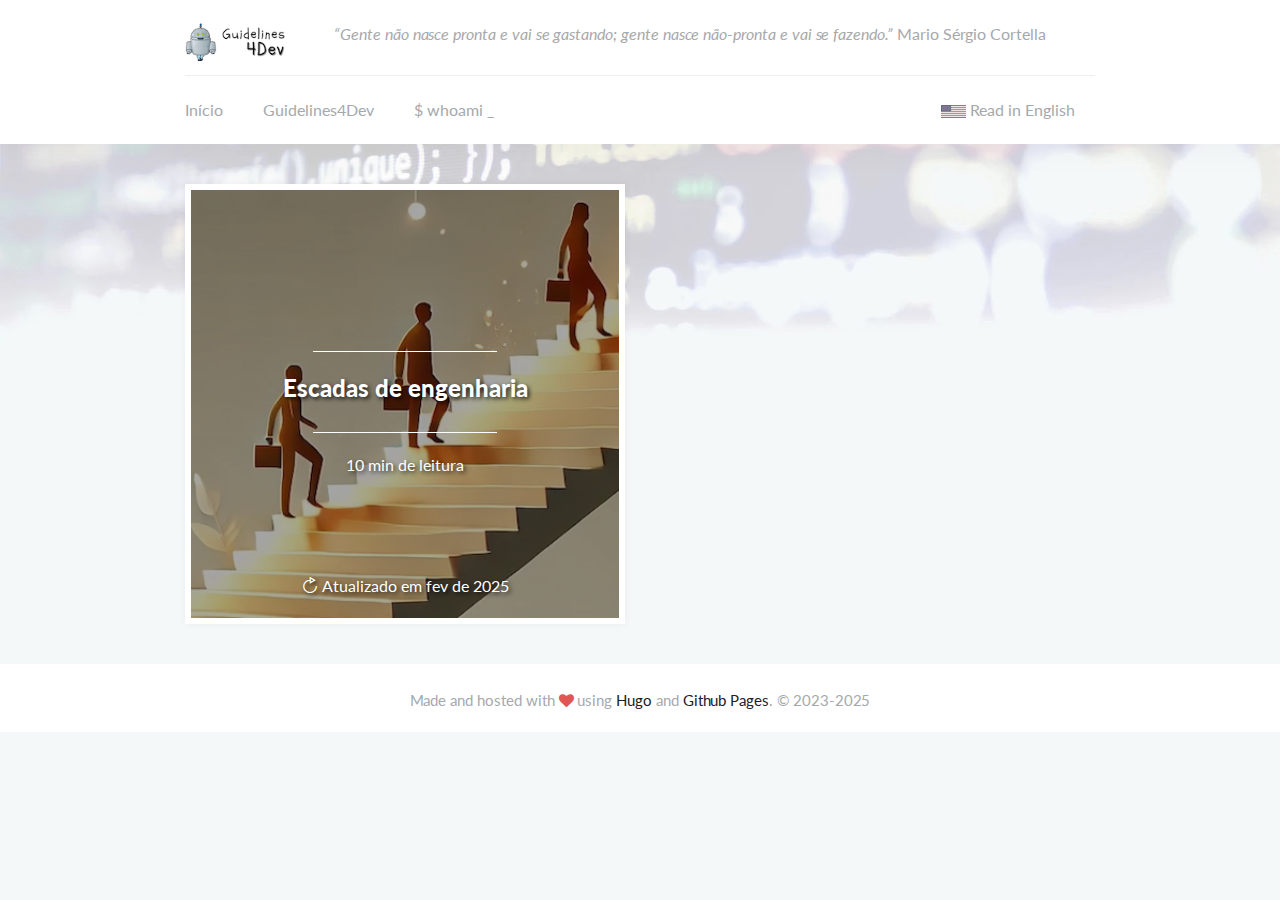
<file: index.html>
<!doctype html>
<html lang="pt">
<head>
	<meta name="generator" content="Hugo 0.143.1">
    <meta charset="UTF-8">
<meta name="viewport"
        content="width=device-width, user-scalable=no, initial-scale=1.0, maximum-scale=1.0, minimum-scale=1.0">
<meta http-equiv="X-UA-Compatible" content="ie=edge">
<title>Guidelines 4 dev</title>
<meta name="description" content="Guidelines4Dev - Guidelines by Lorival Smolski Chapuis on best practices in software engineering.">
<meta name="keywords" content="Guidelines4Dev, Lorival Smolski Chapuis, guide, developer, guidelines, best practices, software engineering">
<meta name="author" content="Lorival Smolski Chapuis">
<link rel="canonical" href="https://guidelines4dev.com/">
<meta name="google-site-verification" content="dkS-XJiGQmAGy2stfG2pS9fWs93QfcfJO3pYZAL8nU8" />
    <link  rel="stylesheet"  href="/css/bootstrap.css">
<link  rel="stylesheet"  href="/css/Pe-icon-7-stroke.css">
<link  rel="stylesheet"  href="/css/font-awesome.min.css">
<link  rel="stylesheet"  href="/css/social-icons.css">
<link  rel="stylesheet"  href="/css/owl.carousel.css">
<link  rel="stylesheet"  href="/css/owl.theme.css">

<link  rel="stylesheet"  href="/css/main.css?v1.1">
    <link rel="apple-touch-icon" sizes="76x76" href="/images/apple-touch-icon-76x76.png">
<link rel="apple-touch-icon" sizes="152x152" href="/images/apple-touch-icon-152x152.png">
<link rel="icon" type="image/png" href="/images/favicon-196x196.png" sizes="196x196">
<link rel="icon" type="image/png" href="/images/favicon-96x96.png" sizes="96x96">
<link rel="icon" type="image/png" href="/images/favicon-32x32.png" sizes="32x32">

</head>
<body>

<header class="navbar-fixed-top">
    <div class="container">
        <div class="row">

            <div class="col-lg-12">
                <div class="header-top">
                    <div class="header-top-logo">
                        <a href="/" title="Guidelines 4Dev"><img src="/images/home/logo.png" alt="Guidelines 4Dev" style="max-width: 100px;"></a>
                    </div>
                    <div class="header-top-text" >
                        <p><span class="font-italic">  “Gente não nasce pronta e vai se gastando; gente nasce não-pronta e vai se fazendo.”</span> Mario Sérgio Cortella</p>
                    </div>
                    <nav class="header-top-nav">
                        <ul>
                            
                            <li><a href="#" class="light-link" title="Menu">
                                <div id="menu-animate-icon" class="header-top-nav-menu-icon">
                                    <span></span>
                                    <span></span>
                                    <span></span>
                                </div>
                            </a></li>
                        </ul>
                    </nav>
                </div>
            </div>

            <div class="col-lg-12">
                <nav class="header-nav">
                    <ul>
                         
 
    
        <li>
            <a href="/pt/" title="Início">
                <span>Início</span>
            </a>
        </li>
     
 
    
        <li>
            <a href="/about/" title="Guidelines4Dev">
                <span>Guidelines4Dev</span>
            </a>
        </li>
     
 
    
        <li>
            <a href="https://loriv.al/" title="$ whoami _">
                <span>$ whoami _</span>
            </a>
        </li>
     


<li style="float: right">
    
        <img src="/images/home/us.png" alt="Full Stack Hacker">
        <a href="/en/" title="Read in English">Read in English</a>
    
</li>
                    </ul>
                </nav>
            </div>
        </div>
  
    </div>
</header>

<nav class="mobile-nav header-nav">
    <div class="container">
        <div class="row">
            <div class="col-lg-12">
                
            </div>
        </div>
    </div>
</nav>


<style>

.image-container {
  position: relative;
}

.image-container::before {
  content: "";
  background-color: rgba(0, 0, 0, 0.35); 
  position: absolute;
  top: 0;
  left: 0;
  width: 100%;
  height: 100%;
}

.text-container {
  text-shadow: 2px 2px 4px rgba(0, 0, 0, 0.8); 
  display: flex; 
  flex-direction: column; 
  justify-content: center; 
  align-items: center; 
  text-align: center; 
}

.date {
  bottom: 20px; 
  position: absolute;
}

.separator {
  width: 50%; 
  height: 1px; 
  background-color: white; 
  margin: 20px 0; 
}

</style>

<section class="banners">
    <div class="container">
      <div class="row" style="text-align: center;">
        
          
            <div class="col-md-6 col-xs-12">
              <div class="banner-wrapper" >
                  <a href="/engineering-ladder/" title="Escadas de engenharia">
                    <div class="banner-wrapper-content text-container">
                      <div class="separator"></div>
                      <h1 class="h2 category-tag-white">Escadas de engenharia</h1>
                      <div class="separator"></div>
                      <div class="category-tag-white"> 10 min de leitura</div>
                      <span class="category-tag-white date"> 
    
        <i class="pe-7s-refresh" style="font-weight: bold"></i> Atualizado em fev de 2025
    
</span>
                    </div>
                  </a>
                  
                  <div class="image-container">
                    <img 
                    class="img-fluid"
                    src="/engineering-ladder/cover-square.jpg"
                    alt="Escadas de engenharia"
                    width="428"
                    height="366"
                    >
                </div>
              </div>
            </div>
          
        
          
        

        
          
        
          
        
    
      </div>
    </div>
</section>

<footer style="padding-top: 0px;">
    <div class="container">
        <div class="row">
            <div class="col-xs-12">
                <div class="copyright" style="text-align: center;border-top: none;" >
                    <p class="font-primary" style="float: none;">
                        Made and hosted with <i class="fa fa-heart" style="color: #e25555;;"></i> using
                        <a href="https://gohugo.io/" target="_BLANK" class="black">Hugo</a> and <a href="https://pages.github.com/" target="_BLANK" class="black">Github Pages</a>. &copy; 2023-2025</p>
                </div>
            </div>
        </div>
    </div>
</footer>


<script defer type="text/javascript" src="/js/jquery-1.12.0.min.js"></script>
<script defer type="text/javascript" src="/js/tether.min.js"></script>
<script defer type="text/javascript" src="/js/bootstrap.min.js"></script>
<script defer type="text/javascript" src="/js/retina.min.js"></script>
<script defer type="text/javascript" src="/js/owl.carousel.min.js"></script>
<script defer type="text/javascript" src="/js/webfont.js"></script>



<script defer type="text/javascript" src="/js/scripts.js"></script>


<script>
            if (window.location.host.indexOf('guidelines4dev.com') > -1 && window.location.protocol != "https:"){
                window.location.protocol = "https";
            }
        </script>

        
        <script async src="https://www.googletagmanager.com/gtag/js?id=G-051Y111KC5"></script>
        <script>
        window.dataLayer = window.dataLayer || [];
        function gtag(){dataLayer.push(arguments);}
        gtag('js', new Date());

        gtag('config', 'G-051Y111KC5');
        </script>
        

        

</body>

</html>
</file>
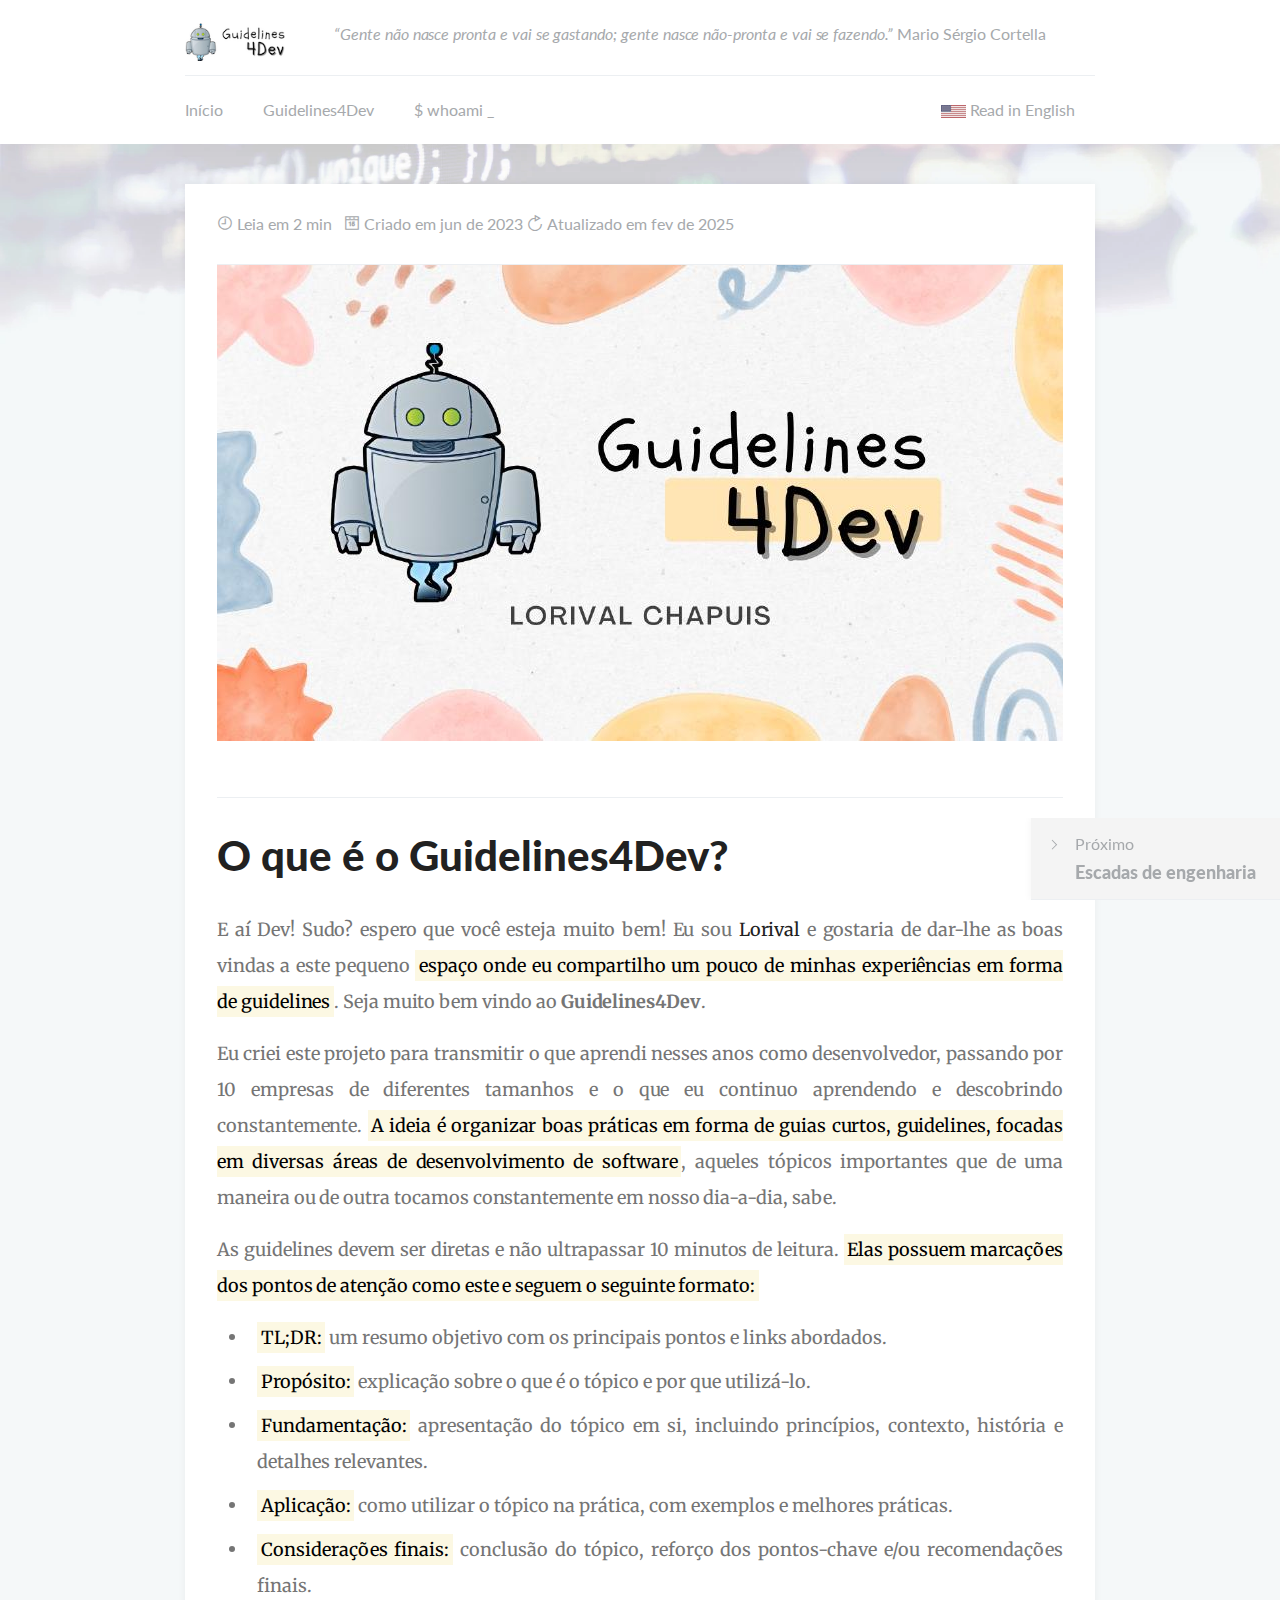
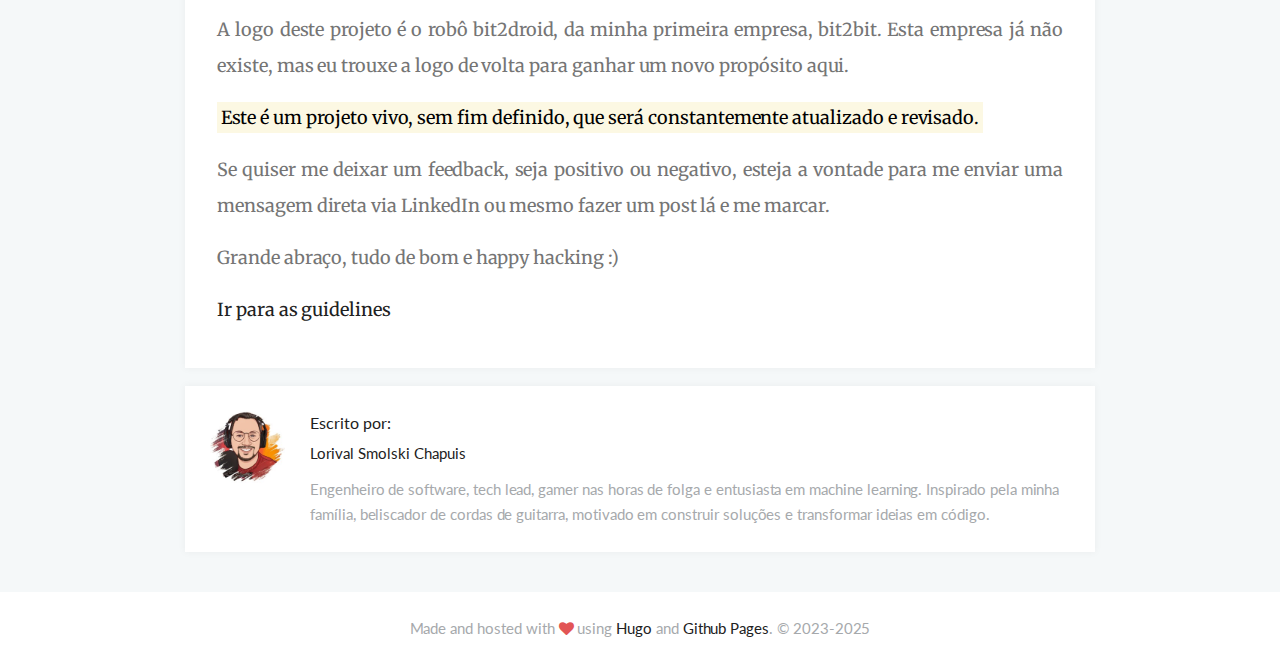
<file: about/index.html>
<body class="body-blog-post">
    <!doctype html>
<html lang="pt">
<head>
    <meta charset="UTF-8">
<meta name="viewport"
        content="width=device-width, user-scalable=no, initial-scale=1.0, maximum-scale=1.0, minimum-scale=1.0">
<meta http-equiv="X-UA-Compatible" content="ie=edge">
<title>Guidelines 4 dev</title>
<meta name="description" content="Guidelines4Dev - Guidelines by Lorival Smolski Chapuis on best practices in software engineering.">
<meta name="keywords" content="Guidelines4Dev, Lorival Smolski Chapuis, guide, developer, guidelines, best practices, software engineering">
<meta name="author" content="Lorival Smolski Chapuis">
<link rel="canonical" href="https://guidelines4dev.com/">
<meta name="google-site-verification" content="dkS-XJiGQmAGy2stfG2pS9fWs93QfcfJO3pYZAL8nU8" />
    <link  rel="stylesheet"  href="/css/bootstrap.css">
<link  rel="stylesheet"  href="/css/Pe-icon-7-stroke.css">
<link  rel="stylesheet"  href="/css/font-awesome.min.css">
<link  rel="stylesheet"  href="/css/social-icons.css">
<link  rel="stylesheet"  href="/css/owl.carousel.css">
<link  rel="stylesheet"  href="/css/owl.theme.css">

<link  rel="stylesheet"  href="/css/main.css?v1.1">
    <link rel="apple-touch-icon" sizes="76x76" href="/images/apple-touch-icon-76x76.png">
<link rel="apple-touch-icon" sizes="152x152" href="/images/apple-touch-icon-152x152.png">
<link rel="icon" type="image/png" href="/images/favicon-196x196.png" sizes="196x196">
<link rel="icon" type="image/png" href="/images/favicon-96x96.png" sizes="96x96">
<link rel="icon" type="image/png" href="/images/favicon-32x32.png" sizes="32x32">

</head>
<body>

<header class="navbar-fixed-top">
    <div class="container">
        <div class="row">

            <div class="col-lg-12">
                <div class="header-top">
                    <div class="header-top-logo">
                        <a href="/" title="Guidelines 4Dev"><img src="/images/home/logo.png" alt="Guidelines 4Dev" style="max-width: 100px;"></a>
                    </div>
                    <div class="header-top-text" >
                        <p><span class="font-italic">  “Gente não nasce pronta e vai se gastando; gente nasce não-pronta e vai se fazendo.”</span> Mario Sérgio Cortella</p>
                    </div>
                    <nav class="header-top-nav">
                        <ul>
                            
                            <li><a href="#" class="light-link" title="Menu">
                                <div id="menu-animate-icon" class="header-top-nav-menu-icon">
                                    <span></span>
                                    <span></span>
                                    <span></span>
                                </div>
                            </a></li>
                        </ul>
                    </nav>
                </div>
            </div>

            <div class="col-lg-12">
                <nav class="header-nav">
                    <ul>
                         
 
    
        <li>
            <a href="/pt/" title="Início">
                <span>Início</span>
            </a>
        </li>
     
 
    
        <li>
            <a href="/about/" title="Guidelines4Dev">
                <span>Guidelines4Dev</span>
            </a>
        </li>
     
 
    
        <li>
            <a href="https://loriv.al/" title="$ whoami _">
                <span>$ whoami _</span>
            </a>
        </li>
     


<li style="float: right">
    
        <img src="/images/home/us.png" alt="Full Stack Hacker">
        <a href="/en/about/" title="Read in English">Read in English</a>
    
</li>
                    </ul>
                </nav>
            </div>
        </div>
  
    </div>
</header>

<nav class="mobile-nav header-nav">
    <div class="container">
        <div class="row">
            <div class="col-lg-12">
                
            </div>
        </div>
    </div>
</nav>


    <div class="article-nav">
        <ul>
            <li>
                
                    
                        <a href="/engineering-ladder/" title="Próximo" style="background-color: rgba(243, 243, 243, 0.95);">
                            <i class="pe-7s-angle-right"></i>
                            <div>
                                <p>Próximo</p>
                                <h3>Escadas de engenharia</h3>
                            </div>
                        </a>
                    
                
            </li>
            <li>
                
            </li>
        </ul>
    </div>

    <main>
        <div class="container">
            <section class="articles">
                <article class="articles-blog-post">
                    <div class="row">
                        <div class="col-lg-12 col-xs-12">
                            
     

     

     

     

     

                            <div class="articles-header">
                                <span><i class="pe-7s-clock" style="font-weight: bold"></i> Leia em 2 min &nbsp;</span>
                                <span><i class="pe-7s-date" style="font-weight: bold"></i> 
    Criado em jun de 2023
</span>
                                <span> 
    
        <i class="pe-7s-refresh" style="font-weight: bold"></i> Atualizado em fev de 2025
    
</span>
                                
                                
     

     

     

     

     


                            </div>
                            <div class="articles-content" style="text-align: justify;">
                                
                                
                                
                                
                                <img src="/about/cover_hu_56246c54a38177ad.jpg" style="width: 100%;height: auto;">
                                <div class="articles-header" style="margin: 0px;">
                                    

                                </div>
                                <h1 class="articles-content-blog-post-title">O que é o Guidelines4Dev?</h1>
                                <p><p>E aí Dev! Sudo? espero que você esteja muito bem! Eu sou <a href="https://loriv.al">Lorival</a> e gostaria de dar-lhe as boas vindas a este pequeno <mark>espaço onde eu compartilho um pouco de minhas experiências em forma de guidelines</mark>. Seja muito bem vindo ao <strong>Guidelines4Dev</strong>.</p>
<p>Eu criei este projeto para transmitir o que aprendi nesses anos como desenvolvedor, passando por 10 empresas de diferentes tamanhos e o que eu continuo aprendendo e descobrindo constantemente. <mark>A ideia é organizar boas práticas em forma de guias curtos, guidelines, focadas em diversas áreas de desenvolvimento de software</mark>, aqueles tópicos importantes que de uma maneira ou de outra tocamos constantemente em nosso dia-a-dia, sabe.</p>
<p>As guidelines devem ser diretas e não ultrapassar 10 minutos de leitura. <mark>Elas possuem marcações dos pontos de atenção como este e seguem o seguinte formato:</mark></p>
<ul>
<li><mark>TL;DR:</mark> um resumo objetivo com os principais pontos e links abordados.</li>
<li><mark>Propósito:</mark> explicação sobre o que é o tópico e por que utilizá-lo.</li>
<li><mark>Fundamentação:</mark> apresentação do tópico em si, incluindo princípios, contexto, história e detalhes relevantes.</li>
<li><mark>Aplicação:</mark> como utilizar o tópico na prática, com exemplos e melhores práticas.</li>
<li><mark>Considerações finais:</mark> conclusão do tópico, reforço dos pontos-chave e/ou recomendações finais.</li>
</ul>
<p>A logo deste projeto é o robô bit2droid, da minha primeira empresa, bit2bit. Esta empresa já não existe, mas eu trouxe a logo de volta para ganhar um novo propósito aqui.</p>
<p><mark>Este é um projeto vivo, sem fim definido, que será constantemente atualizado e revisado.</mark></p>
<p>Se quiser me deixar um feedback, seja positivo ou negativo, esteja a vontade para me enviar uma mensagem direta via LinkedIn ou mesmo fazer um post lá e me marcar.</p>
<p>Grande abraço, tudo de bom e happy hacking :)</p>
<p><a href="/">Ir para as guidelines</a></p>
</p>
                            </div>
                            
                            <div class="sharethis-inline-reaction-buttons"></div>
                        </div>
                    </div>
                </article>
            </section>
        </div>

        <div class="articles-info">
            <section class="articles-info-section" style="padding-bottom: 0px;">
                <div class="container">
                    <div class="row">
                        <div class="col-lg-12 col-xs-12">
                            <div class="articles-author" style="margin-top: -30px;">
    <a href="https://loriv.al/">
        <img src="/images/profile.jpg" class="rounded-circle" alt="Lorival Smolski Chapuis" data-rjs="2">
        <div class="articles-author-right" style="margin: 0px 0 0 100px;">
            Escrito por:
            <h4  style="margin-top: 10px;">Lorival Smolski Chapuis</h4>
            
            <p>Engenheiro de software, tech lead, gamer nas horas de folga e entusiasta em machine learning. Inspirado pela minha família, beliscador de cordas de guitarra, motivado em construir soluções e transformar ideias em código.</p>
        </div>
    </a>
</div>
                        </div>
                    </div>
                </div>
            </section>
        </div>
    </main>
</body>

<footer style="padding-top: 0px;">
    <div class="container">
        <div class="row">
            <div class="col-xs-12">
                <div class="copyright" style="text-align: center;border-top: none;" >
                    <p class="font-primary" style="float: none;">
                        Made and hosted with <i class="fa fa-heart" style="color: #e25555;;"></i> using
                        <a href="https://gohugo.io/" target="_BLANK" class="black">Hugo</a> and <a href="https://pages.github.com/" target="_BLANK" class="black">Github Pages</a>. &copy; 2023-2025</p>
                </div>
            </div>
        </div>
    </div>
</footer>


<script defer type="text/javascript" src="/js/jquery-1.12.0.min.js"></script>
<script defer type="text/javascript" src="/js/tether.min.js"></script>
<script defer type="text/javascript" src="/js/bootstrap.min.js"></script>
<script defer type="text/javascript" src="/js/retina.min.js"></script>
<script defer type="text/javascript" src="/js/owl.carousel.min.js"></script>
<script defer type="text/javascript" src="/js/webfont.js"></script>



<script defer type="text/javascript" src="/js/scripts.js"></script>


<script>
            if (window.location.host.indexOf('guidelines4dev.com') > -1 && window.location.protocol != "https:"){
                window.location.protocol = "https";
            }
        </script>

        
        <script async src="https://www.googletagmanager.com/gtag/js?id=G-051Y111KC5"></script>
        <script>
        window.dataLayer = window.dataLayer || [];
        function gtag(){dataLayer.push(arguments);}
        gtag('js', new Date());

        gtag('config', 'G-051Y111KC5');
        </script>
        

        

</body>

</html>
</file>
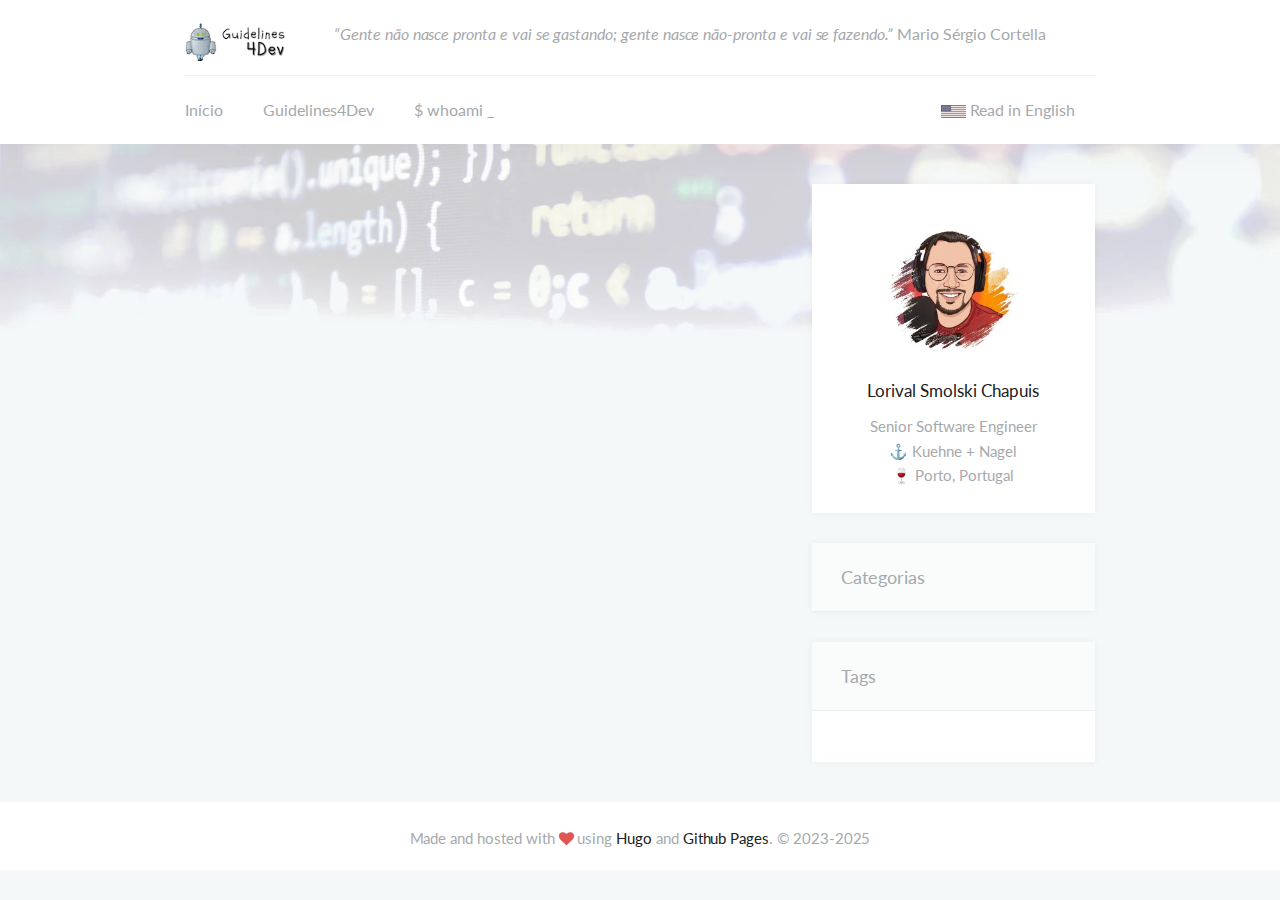
<file: categories/index.html>
<!doctype html>
<html lang="pt">
<head>
    <meta charset="UTF-8">
<meta name="viewport"
        content="width=device-width, user-scalable=no, initial-scale=1.0, maximum-scale=1.0, minimum-scale=1.0">
<meta http-equiv="X-UA-Compatible" content="ie=edge">
<title>Guidelines 4 dev</title>
<meta name="description" content="Guidelines4Dev - Guidelines by Lorival Smolski Chapuis on best practices in software engineering.">
<meta name="keywords" content="Guidelines4Dev, Lorival Smolski Chapuis, guide, developer, guidelines, best practices, software engineering">
<meta name="author" content="Lorival Smolski Chapuis">
<link rel="canonical" href="https://guidelines4dev.com/">
<meta name="google-site-verification" content="dkS-XJiGQmAGy2stfG2pS9fWs93QfcfJO3pYZAL8nU8" />
    <link  rel="stylesheet"  href="/css/bootstrap.css">
<link  rel="stylesheet"  href="/css/Pe-icon-7-stroke.css">
<link  rel="stylesheet"  href="/css/font-awesome.min.css">
<link  rel="stylesheet"  href="/css/social-icons.css">
<link  rel="stylesheet"  href="/css/owl.carousel.css">
<link  rel="stylesheet"  href="/css/owl.theme.css">

<link  rel="stylesheet"  href="/css/main.css?v1.1">
    <link rel="apple-touch-icon" sizes="76x76" href="/images/apple-touch-icon-76x76.png">
<link rel="apple-touch-icon" sizes="152x152" href="/images/apple-touch-icon-152x152.png">
<link rel="icon" type="image/png" href="/images/favicon-196x196.png" sizes="196x196">
<link rel="icon" type="image/png" href="/images/favicon-96x96.png" sizes="96x96">
<link rel="icon" type="image/png" href="/images/favicon-32x32.png" sizes="32x32">

</head>
<body>

<header class="navbar-fixed-top">
    <div class="container">
        <div class="row">

            <div class="col-lg-12">
                <div class="header-top">
                    <div class="header-top-logo">
                        <a href="/" title="Guidelines 4Dev"><img src="/images/home/logo.png" alt="Guidelines 4Dev" style="max-width: 100px;"></a>
                    </div>
                    <div class="header-top-text" >
                        <p><span class="font-italic">  “Gente não nasce pronta e vai se gastando; gente nasce não-pronta e vai se fazendo.”</span> Mario Sérgio Cortella</p>
                    </div>
                    <nav class="header-top-nav">
                        <ul>
                            
                            <li><a href="#" class="light-link" title="Menu">
                                <div id="menu-animate-icon" class="header-top-nav-menu-icon">
                                    <span></span>
                                    <span></span>
                                    <span></span>
                                </div>
                            </a></li>
                        </ul>
                    </nav>
                </div>
            </div>

            <div class="col-lg-12">
                <nav class="header-nav">
                    <ul>
                         
 
    
        <li>
            <a href="/pt/" title="Início">
                <span>Início</span>
            </a>
        </li>
     
 
    
        <li>
            <a href="/about/" title="Guidelines4Dev">
                <span>Guidelines4Dev</span>
            </a>
        </li>
     
 
    
        <li>
            <a href="https://loriv.al/" title="$ whoami _">
                <span>$ whoami _</span>
            </a>
        </li>
     


<li style="float: right">
    
        <img src="/images/home/us.png" alt="Full Stack Hacker">
        <a href="/en/categories/" title="Read in English">Read in English</a>
    
</li>
                    </ul>
                </nav>
            </div>
        </div>
  
    </div>
</header>

<nav class="mobile-nav header-nav">
    <div class="container">
        <div class="row">
            <div class="col-lg-12">
                
            </div>
        </div>
    </div>
</nav>


<main>
    <div class="container">
        <div class="row">

            <div class="col-lg-8 col-xs-12">
                <section class="articles">
                    


                </section>
            </div>

            <div class="aside-blocks col-lg-4 col-xs-12">
                <aside class="author">
                    <a href="https://loriv.al/">
    <div>
        <img src="/images/profile.jpg" class="rounded-circle" alt="Lorival Smolski Chapuis" data-rjs="2">
        <h2>Lorival Smolski Chapuis</h2>
        <span class="author-info">Senior Software Engineer</span>
        <span class="author-info">⚓ Kuehne &#43; Nagel</span>
        <span class="author-info">🍷 Porto, Portugal</span>
    </div>
</a>
</br>
                </aside>

                <aside class="categories">
                    <h2 class="aside-title">Categorias</h2>
                    <ul>
                        


                    </ul>
                </aside>

                <aside class="tags">
                    <h2 class="aside-title">Tags</h2>
                    <div class="tags-content">
                        

                    </div>
                </aside>
            </div> 
        </div>
    </div>
</main>

<footer style="padding-top: 0px;">
    <div class="container">
        <div class="row">
            <div class="col-xs-12">
                <div class="copyright" style="text-align: center;border-top: none;" >
                    <p class="font-primary" style="float: none;">
                        Made and hosted with <i class="fa fa-heart" style="color: #e25555;;"></i> using
                        <a href="https://gohugo.io/" target="_BLANK" class="black">Hugo</a> and <a href="https://pages.github.com/" target="_BLANK" class="black">Github Pages</a>. &copy; 2023-2025</p>
                </div>
            </div>
        </div>
    </div>
</footer>


<script defer type="text/javascript" src="/js/jquery-1.12.0.min.js"></script>
<script defer type="text/javascript" src="/js/tether.min.js"></script>
<script defer type="text/javascript" src="/js/bootstrap.min.js"></script>
<script defer type="text/javascript" src="/js/retina.min.js"></script>
<script defer type="text/javascript" src="/js/owl.carousel.min.js"></script>
<script defer type="text/javascript" src="/js/webfont.js"></script>



<script defer type="text/javascript" src="/js/scripts.js"></script>


<script>
            if (window.location.host.indexOf('guidelines4dev.com') > -1 && window.location.protocol != "https:"){
                window.location.protocol = "https";
            }
        </script>

        
        <script async src="https://www.googletagmanager.com/gtag/js?id=G-051Y111KC5"></script>
        <script>
        window.dataLayer = window.dataLayer || [];
        function gtag(){dataLayer.push(arguments);}
        gtag('js', new Date());

        gtag('config', 'G-051Y111KC5');
        </script>
        

        

</body>

</html>
</file>
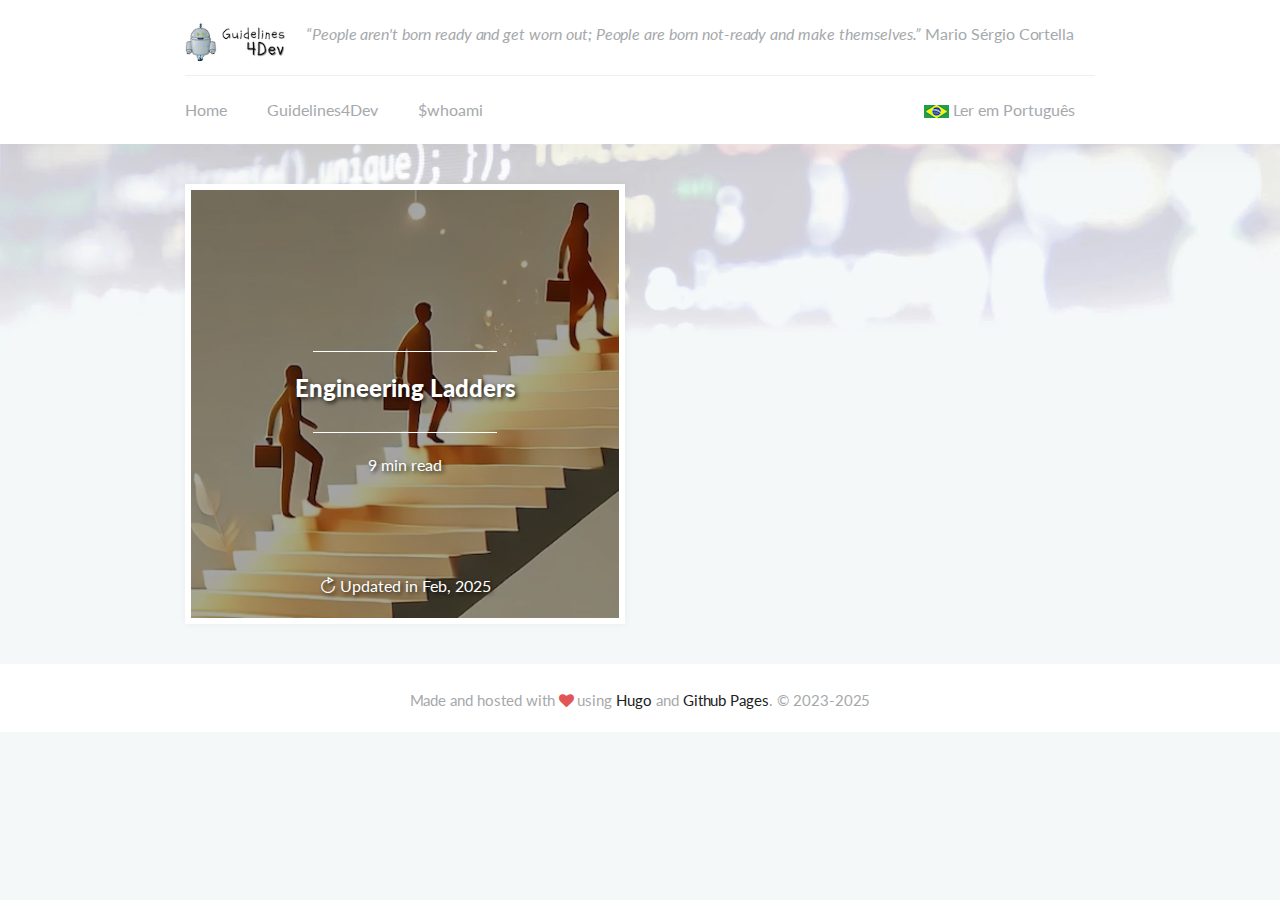
<file: en/index.html>
<!doctype html>
<html lang="en">
<head>
	<meta name="generator" content="Hugo 0.143.1">
    <meta charset="UTF-8">
<meta name="viewport"
        content="width=device-width, user-scalable=no, initial-scale=1.0, maximum-scale=1.0, minimum-scale=1.0">
<meta http-equiv="X-UA-Compatible" content="ie=edge">
<title>Guidelines 4 dev</title>
<meta name="description" content="Guidelines4Dev - Guidelines by Lorival Smolski Chapuis on best practices in software engineering.">
<meta name="keywords" content="Guidelines4Dev, Lorival Smolski Chapuis, guide, developer, guidelines, best practices, software engineering">
<meta name="author" content="Lorival Smolski Chapuis">
<link rel="canonical" href="https://guidelines4dev.com/">
<meta name="google-site-verification" content="dkS-XJiGQmAGy2stfG2pS9fWs93QfcfJO3pYZAL8nU8" />
    <link  rel="stylesheet"  href="/css/bootstrap.css">
<link  rel="stylesheet"  href="/css/Pe-icon-7-stroke.css">
<link  rel="stylesheet"  href="/css/font-awesome.min.css">
<link  rel="stylesheet"  href="/css/social-icons.css">
<link  rel="stylesheet"  href="/css/owl.carousel.css">
<link  rel="stylesheet"  href="/css/owl.theme.css">

<link  rel="stylesheet"  href="/css/main.css?v1.1">
    <link rel="apple-touch-icon" sizes="76x76" href="/images/apple-touch-icon-76x76.png">
<link rel="apple-touch-icon" sizes="152x152" href="/images/apple-touch-icon-152x152.png">
<link rel="icon" type="image/png" href="/images/favicon-196x196.png" sizes="196x196">
<link rel="icon" type="image/png" href="/images/favicon-96x96.png" sizes="96x96">
<link rel="icon" type="image/png" href="/images/favicon-32x32.png" sizes="32x32">

</head>
<body>

<header class="navbar-fixed-top">
    <div class="container">
        <div class="row">

            <div class="col-lg-12">
                <div class="header-top">
                    <div class="header-top-logo">
                        <a href="/en/" title="Guidelines 4Dev"><img src="/images/home/logo.png" alt="Guidelines 4Dev" style="max-width: 100px;"></a>
                    </div>
                    <div class="header-top-text" >
                        <p><span class="font-italic">  “People aren&#39;t born ready and get worn out; People are born not-ready and make themselves.”</span> Mario Sérgio Cortella</p>
                    </div>
                    <nav class="header-top-nav">
                        <ul>
                            
                            <li><a href="#" class="light-link" title="Menu">
                                <div id="menu-animate-icon" class="header-top-nav-menu-icon">
                                    <span></span>
                                    <span></span>
                                    <span></span>
                                </div>
                            </a></li>
                        </ul>
                    </nav>
                </div>
            </div>

            <div class="col-lg-12">
                <nav class="header-nav">
                    <ul>
                         
 
    
        <li>
            <a href="/en" title="Home">
                <span>Home</span>
            </a>
        </li>
     
 
    
        <li>
            <a href="/en/about/" title="Guidelines4Dev">
                <span>Guidelines4Dev</span>
            </a>
        </li>
     
 
    
        <li>
            <a href="https://loriv.al/en/" title="$whoami">
                <span>$whoami</span>
            </a>
        </li>
     


<li style="float: right">
    
        <img src="/images/home/br.png" alt="Full Stack Hacker">
        <a href="/" title="Ler em Português">Ler em Português</a>
    
</li>
                    </ul>
                </nav>
            </div>
        </div>
  
    </div>
</header>

<nav class="mobile-nav header-nav">
    <div class="container">
        <div class="row">
            <div class="col-lg-12">
                
            </div>
        </div>
    </div>
</nav>


<style>

.image-container {
  position: relative;
}

.image-container::before {
  content: "";
  background-color: rgba(0, 0, 0, 0.35); 
  position: absolute;
  top: 0;
  left: 0;
  width: 100%;
  height: 100%;
}

.text-container {
  text-shadow: 2px 2px 4px rgba(0, 0, 0, 0.8); 
  display: flex; 
  flex-direction: column; 
  justify-content: center; 
  align-items: center; 
  text-align: center; 
}

.date {
  bottom: 20px; 
  position: absolute;
}

.separator {
  width: 50%; 
  height: 1px; 
  background-color: white; 
  margin: 20px 0; 
}

</style>

<section class="banners">
    <div class="container">
      <div class="row" style="text-align: center;">
        
          
            <div class="col-md-6 col-xs-12">
              <div class="banner-wrapper" >
                  <a href="/en/engineering-ladder/" title="Engineering Ladders">
                    <div class="banner-wrapper-content text-container">
                      <div class="separator"></div>
                      <h1 class="h2 category-tag-white">Engineering Ladders</h1>
                      <div class="separator"></div>
                      <div class="category-tag-white"> 9 min read</div>
                      <span class="category-tag-white date"> 
    
        <i class="pe-7s-refresh" style="font-weight: bold"></i> Updated in Feb, 2025
    
</span>
                    </div>
                  </a>
                  
                  <div class="image-container">
                    <img 
                    class="img-fluid"
                    src="/engineering-ladder/cover-square.jpg"
                    alt="Engineering Ladders"
                    width="428"
                    height="366"
                    >
                </div>
              </div>
            </div>
          
        
          
        

        
          
        
          
        
    
      </div>
    </div>
</section>

<footer style="padding-top: 0px;">
    <div class="container">
        <div class="row">
            <div class="col-xs-12">
                <div class="copyright" style="text-align: center;border-top: none;" >
                    <p class="font-primary" style="float: none;">
                        Made and hosted with <i class="fa fa-heart" style="color: #e25555;;"></i> using
                        <a href="https://gohugo.io/" target="_BLANK" class="black">Hugo</a> and <a href="https://pages.github.com/" target="_BLANK" class="black">Github Pages</a>. &copy; 2023-2025</p>
                </div>
            </div>
        </div>
    </div>
</footer>


<script defer type="text/javascript" src="/js/jquery-1.12.0.min.js"></script>
<script defer type="text/javascript" src="/js/tether.min.js"></script>
<script defer type="text/javascript" src="/js/bootstrap.min.js"></script>
<script defer type="text/javascript" src="/js/retina.min.js"></script>
<script defer type="text/javascript" src="/js/owl.carousel.min.js"></script>
<script defer type="text/javascript" src="/js/webfont.js"></script>



<script defer type="text/javascript" src="/js/scripts.js"></script>


<script>
            if (window.location.host.indexOf('guidelines4dev.com') > -1 && window.location.protocol != "https:"){
                window.location.protocol = "https";
            }
        </script>

        
        <script async src="https://www.googletagmanager.com/gtag/js?id=G-051Y111KC5"></script>
        <script>
        window.dataLayer = window.dataLayer || [];
        function gtag(){dataLayer.push(arguments);}
        gtag('js', new Date());

        gtag('config', 'G-051Y111KC5');
        </script>
        

        

</body>

</html>
</file>
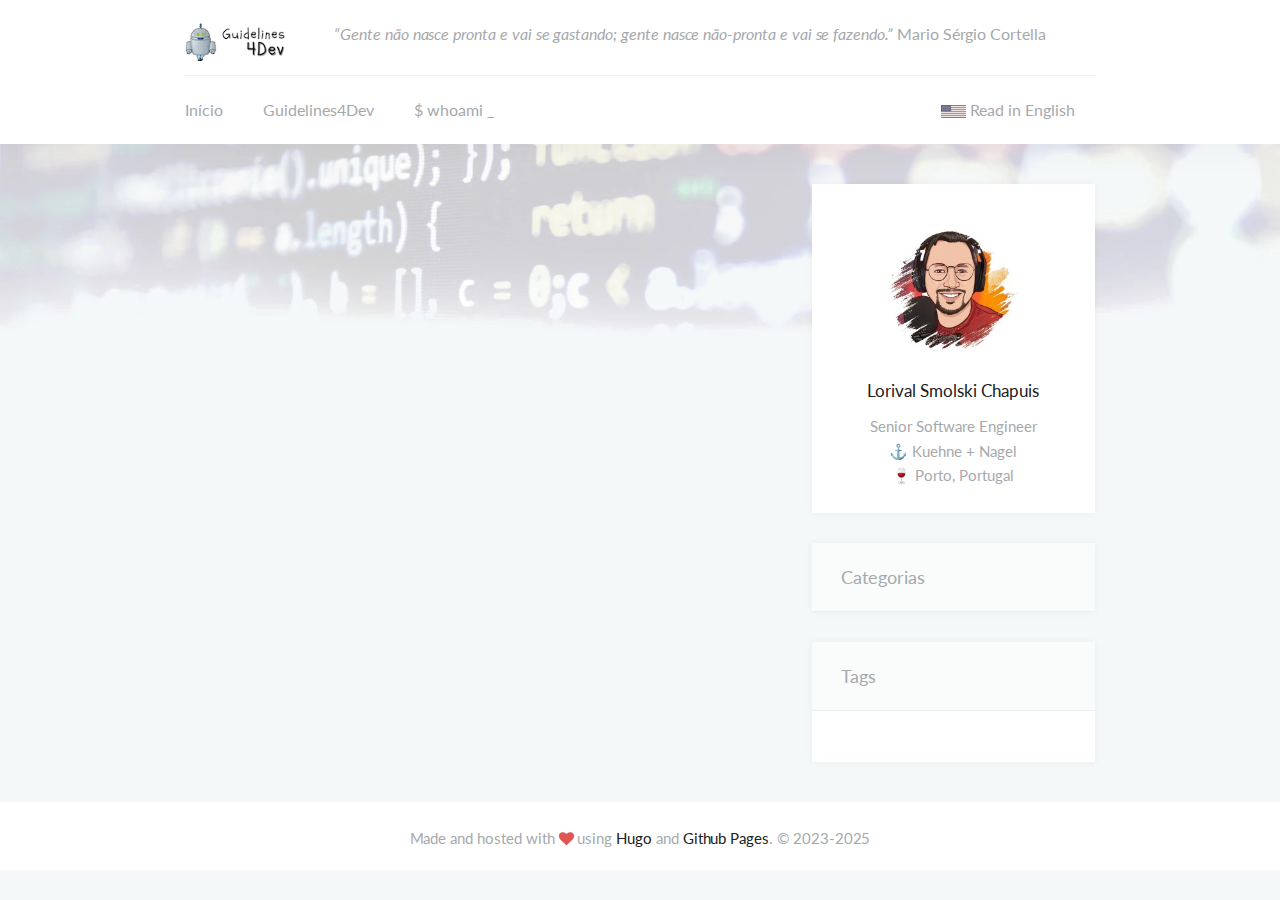
<file: guidelines/index.html>
<!doctype html>
<html lang="pt">
<head>
    <meta charset="UTF-8">
<meta name="viewport"
        content="width=device-width, user-scalable=no, initial-scale=1.0, maximum-scale=1.0, minimum-scale=1.0">
<meta http-equiv="X-UA-Compatible" content="ie=edge">
<title>Guidelines 4 dev</title>
<meta name="description" content="Guidelines4Dev - Guidelines by Lorival Smolski Chapuis on best practices in software engineering.">
<meta name="keywords" content="Guidelines4Dev, Lorival Smolski Chapuis, guide, developer, guidelines, best practices, software engineering">
<meta name="author" content="Lorival Smolski Chapuis">
<link rel="canonical" href="https://guidelines4dev.com/">
<meta name="google-site-verification" content="dkS-XJiGQmAGy2stfG2pS9fWs93QfcfJO3pYZAL8nU8" />
    <link  rel="stylesheet"  href="/css/bootstrap.css">
<link  rel="stylesheet"  href="/css/Pe-icon-7-stroke.css">
<link  rel="stylesheet"  href="/css/font-awesome.min.css">
<link  rel="stylesheet"  href="/css/social-icons.css">
<link  rel="stylesheet"  href="/css/owl.carousel.css">
<link  rel="stylesheet"  href="/css/owl.theme.css">

<link  rel="stylesheet"  href="/css/main.css?v1.1">
    <link rel="apple-touch-icon" sizes="76x76" href="/images/apple-touch-icon-76x76.png">
<link rel="apple-touch-icon" sizes="152x152" href="/images/apple-touch-icon-152x152.png">
<link rel="icon" type="image/png" href="/images/favicon-196x196.png" sizes="196x196">
<link rel="icon" type="image/png" href="/images/favicon-96x96.png" sizes="96x96">
<link rel="icon" type="image/png" href="/images/favicon-32x32.png" sizes="32x32">

</head>
<body>

<header class="navbar-fixed-top">
    <div class="container">
        <div class="row">

            <div class="col-lg-12">
                <div class="header-top">
                    <div class="header-top-logo">
                        <a href="/" title="Guidelines 4Dev"><img src="/images/home/logo.png" alt="Guidelines 4Dev" style="max-width: 100px;"></a>
                    </div>
                    <div class="header-top-text" >
                        <p><span class="font-italic">  “Gente não nasce pronta e vai se gastando; gente nasce não-pronta e vai se fazendo.”</span> Mario Sérgio Cortella</p>
                    </div>
                    <nav class="header-top-nav">
                        <ul>
                            
                            <li><a href="#" class="light-link" title="Menu">
                                <div id="menu-animate-icon" class="header-top-nav-menu-icon">
                                    <span></span>
                                    <span></span>
                                    <span></span>
                                </div>
                            </a></li>
                        </ul>
                    </nav>
                </div>
            </div>

            <div class="col-lg-12">
                <nav class="header-nav">
                    <ul>
                         
 
    
        <li>
            <a href="/pt/" title="Início">
                <span>Início</span>
            </a>
        </li>
     
 
    
        <li>
            <a href="/about/" title="Guidelines4Dev">
                <span>Guidelines4Dev</span>
            </a>
        </li>
     
 
    
        <li>
            <a href="https://loriv.al/" title="$ whoami _">
                <span>$ whoami _</span>
            </a>
        </li>
     


<li style="float: right">
    
        <img src="/images/home/us.png" alt="Full Stack Hacker">
        <a href="/en/guidelines/" title="Read in English">Read in English</a>
    
</li>
                    </ul>
                </nav>
            </div>
        </div>
  
    </div>
</header>

<nav class="mobile-nav header-nav">
    <div class="container">
        <div class="row">
            <div class="col-lg-12">
                
            </div>
        </div>
    </div>
</nav>


<main>
    <div class="container">
        <div class="row">

            <div class="col-lg-8 col-xs-12">
                <section class="articles">
                    


                </section>
            </div>

            <div class="aside-blocks col-lg-4 col-xs-12">
                <aside class="author">
                    <a href="https://loriv.al/">
    <div>
        <img src="/images/profile.jpg" class="rounded-circle" alt="Lorival Smolski Chapuis" data-rjs="2">
        <h2>Lorival Smolski Chapuis</h2>
        <span class="author-info">Senior Software Engineer</span>
        <span class="author-info">⚓ Kuehne &#43; Nagel</span>
        <span class="author-info">🍷 Porto, Portugal</span>
    </div>
</a>
</br>
                </aside>

                <aside class="categories">
                    <h2 class="aside-title">Categorias</h2>
                    <ul>
                        


                    </ul>
                </aside>

                <aside class="tags">
                    <h2 class="aside-title">Tags</h2>
                    <div class="tags-content">
                        

                    </div>
                </aside>
            </div> 
        </div>
    </div>
</main>

<footer style="padding-top: 0px;">
    <div class="container">
        <div class="row">
            <div class="col-xs-12">
                <div class="copyright" style="text-align: center;border-top: none;" >
                    <p class="font-primary" style="float: none;">
                        Made and hosted with <i class="fa fa-heart" style="color: #e25555;;"></i> using
                        <a href="https://gohugo.io/" target="_BLANK" class="black">Hugo</a> and <a href="https://pages.github.com/" target="_BLANK" class="black">Github Pages</a>. &copy; 2023-2025</p>
                </div>
            </div>
        </div>
    </div>
</footer>


<script defer type="text/javascript" src="/js/jquery-1.12.0.min.js"></script>
<script defer type="text/javascript" src="/js/tether.min.js"></script>
<script defer type="text/javascript" src="/js/bootstrap.min.js"></script>
<script defer type="text/javascript" src="/js/retina.min.js"></script>
<script defer type="text/javascript" src="/js/owl.carousel.min.js"></script>
<script defer type="text/javascript" src="/js/webfont.js"></script>



<script defer type="text/javascript" src="/js/scripts.js"></script>


<script>
            if (window.location.host.indexOf('guidelines4dev.com') > -1 && window.location.protocol != "https:"){
                window.location.protocol = "https";
            }
        </script>

        
        <script async src="https://www.googletagmanager.com/gtag/js?id=G-051Y111KC5"></script>
        <script>
        window.dataLayer = window.dataLayer || [];
        function gtag(){dataLayer.push(arguments);}
        gtag('js', new Date());

        gtag('config', 'G-051Y111KC5');
        </script>
        

        

</body>

</html>
</file>
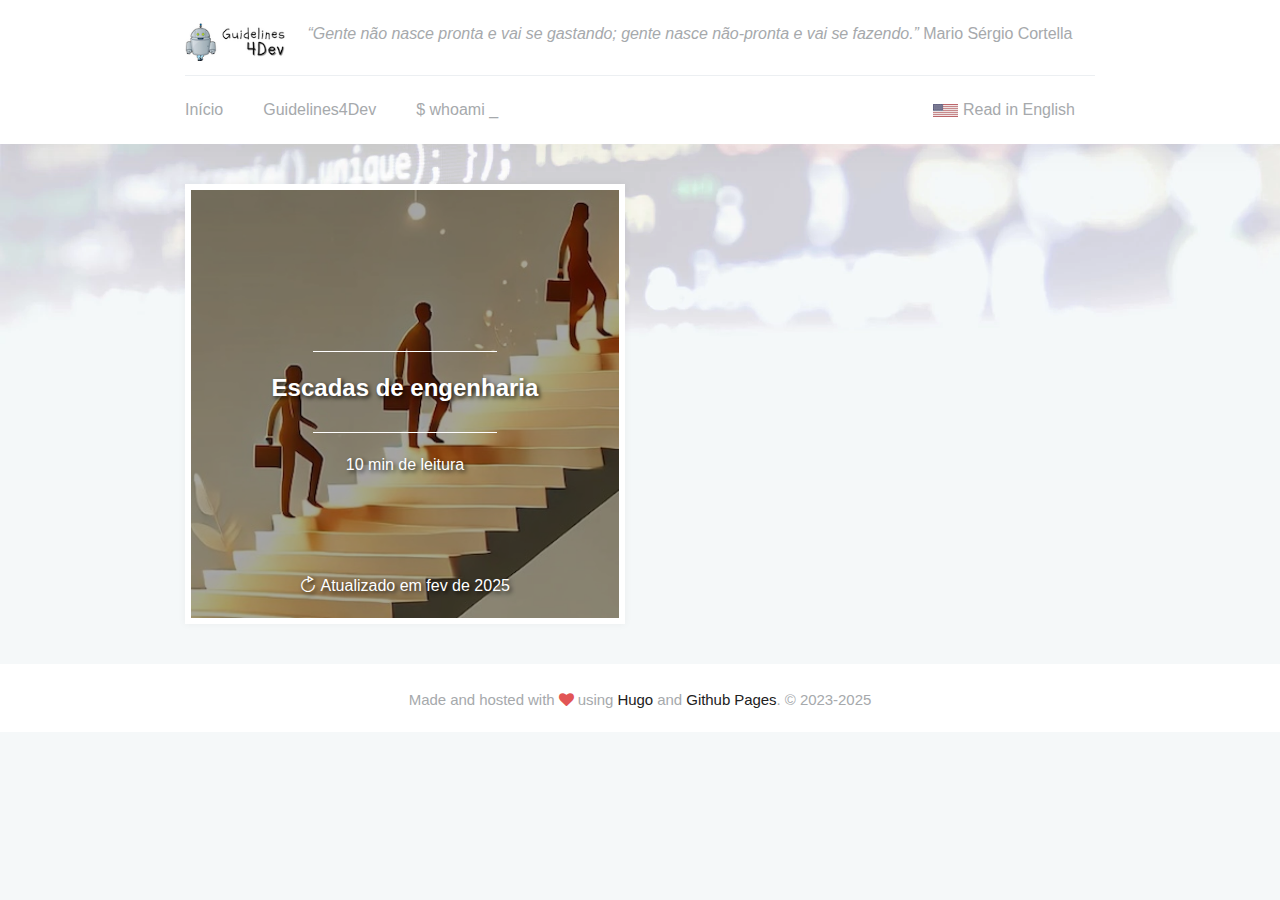
<file: pt/index.html>
<!DOCTYPE html>
<html lang="pt">
  <head>
    <title>/</title>
    <link rel="canonical" href="/">
    <meta name="robots" content="noindex">
    <meta charset="utf-8">
    <meta http-equiv="refresh" content="0; url=/">
  </head>
</html>
</file>
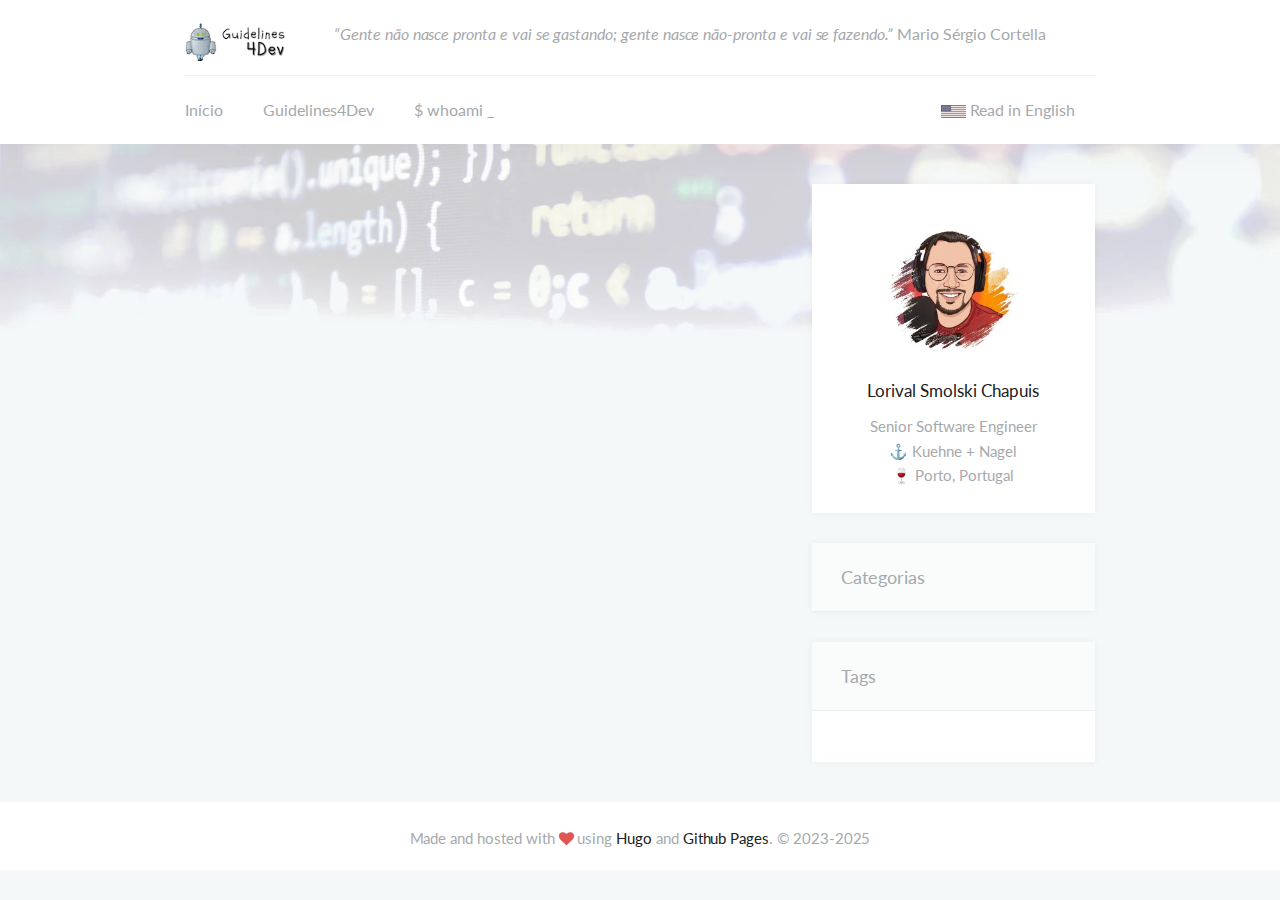
<file: tags/index.html>
<!doctype html>
<html lang="pt">
<head>
    <meta charset="UTF-8">
<meta name="viewport"
        content="width=device-width, user-scalable=no, initial-scale=1.0, maximum-scale=1.0, minimum-scale=1.0">
<meta http-equiv="X-UA-Compatible" content="ie=edge">
<title>Guidelines 4 dev</title>
<meta name="description" content="Guidelines4Dev - Guidelines by Lorival Smolski Chapuis on best practices in software engineering.">
<meta name="keywords" content="Guidelines4Dev, Lorival Smolski Chapuis, guide, developer, guidelines, best practices, software engineering">
<meta name="author" content="Lorival Smolski Chapuis">
<link rel="canonical" href="https://guidelines4dev.com/">
<meta name="google-site-verification" content="dkS-XJiGQmAGy2stfG2pS9fWs93QfcfJO3pYZAL8nU8" />
    <link  rel="stylesheet"  href="/css/bootstrap.css">
<link  rel="stylesheet"  href="/css/Pe-icon-7-stroke.css">
<link  rel="stylesheet"  href="/css/font-awesome.min.css">
<link  rel="stylesheet"  href="/css/social-icons.css">
<link  rel="stylesheet"  href="/css/owl.carousel.css">
<link  rel="stylesheet"  href="/css/owl.theme.css">

<link  rel="stylesheet"  href="/css/main.css?v1.1">
    <link rel="apple-touch-icon" sizes="76x76" href="/images/apple-touch-icon-76x76.png">
<link rel="apple-touch-icon" sizes="152x152" href="/images/apple-touch-icon-152x152.png">
<link rel="icon" type="image/png" href="/images/favicon-196x196.png" sizes="196x196">
<link rel="icon" type="image/png" href="/images/favicon-96x96.png" sizes="96x96">
<link rel="icon" type="image/png" href="/images/favicon-32x32.png" sizes="32x32">

</head>
<body>

<header class="navbar-fixed-top">
    <div class="container">
        <div class="row">

            <div class="col-lg-12">
                <div class="header-top">
                    <div class="header-top-logo">
                        <a href="/" title="Guidelines 4Dev"><img src="/images/home/logo.png" alt="Guidelines 4Dev" style="max-width: 100px;"></a>
                    </div>
                    <div class="header-top-text" >
                        <p><span class="font-italic">  “Gente não nasce pronta e vai se gastando; gente nasce não-pronta e vai se fazendo.”</span> Mario Sérgio Cortella</p>
                    </div>
                    <nav class="header-top-nav">
                        <ul>
                            
                            <li><a href="#" class="light-link" title="Menu">
                                <div id="menu-animate-icon" class="header-top-nav-menu-icon">
                                    <span></span>
                                    <span></span>
                                    <span></span>
                                </div>
                            </a></li>
                        </ul>
                    </nav>
                </div>
            </div>

            <div class="col-lg-12">
                <nav class="header-nav">
                    <ul>
                         
 
    
        <li>
            <a href="/pt/" title="Início">
                <span>Início</span>
            </a>
        </li>
     
 
    
        <li>
            <a href="/about/" title="Guidelines4Dev">
                <span>Guidelines4Dev</span>
            </a>
        </li>
     
 
    
        <li>
            <a href="https://loriv.al/" title="$ whoami _">
                <span>$ whoami _</span>
            </a>
        </li>
     


<li style="float: right">
    
        <img src="/images/home/us.png" alt="Full Stack Hacker">
        <a href="/en/tags/" title="Read in English">Read in English</a>
    
</li>
                    </ul>
                </nav>
            </div>
        </div>
  
    </div>
</header>

<nav class="mobile-nav header-nav">
    <div class="container">
        <div class="row">
            <div class="col-lg-12">
                
            </div>
        </div>
    </div>
</nav>


<main>
    <div class="container">
        <div class="row">

            <div class="col-lg-8 col-xs-12">
                <section class="articles">
                    


                </section>
            </div>

            <div class="aside-blocks col-lg-4 col-xs-12">
                <aside class="author">
                    <a href="https://loriv.al/">
    <div>
        <img src="/images/profile.jpg" class="rounded-circle" alt="Lorival Smolski Chapuis" data-rjs="2">
        <h2>Lorival Smolski Chapuis</h2>
        <span class="author-info">Senior Software Engineer</span>
        <span class="author-info">⚓ Kuehne &#43; Nagel</span>
        <span class="author-info">🍷 Porto, Portugal</span>
    </div>
</a>
</br>
                </aside>

                <aside class="categories">
                    <h2 class="aside-title">Categorias</h2>
                    <ul>
                        


                    </ul>
                </aside>

                <aside class="tags">
                    <h2 class="aside-title">Tags</h2>
                    <div class="tags-content">
                        

                    </div>
                </aside>
            </div> 
        </div>
    </div>
</main>

<footer style="padding-top: 0px;">
    <div class="container">
        <div class="row">
            <div class="col-xs-12">
                <div class="copyright" style="text-align: center;border-top: none;" >
                    <p class="font-primary" style="float: none;">
                        Made and hosted with <i class="fa fa-heart" style="color: #e25555;;"></i> using
                        <a href="https://gohugo.io/" target="_BLANK" class="black">Hugo</a> and <a href="https://pages.github.com/" target="_BLANK" class="black">Github Pages</a>. &copy; 2023-2025</p>
                </div>
            </div>
        </div>
    </div>
</footer>


<script defer type="text/javascript" src="/js/jquery-1.12.0.min.js"></script>
<script defer type="text/javascript" src="/js/tether.min.js"></script>
<script defer type="text/javascript" src="/js/bootstrap.min.js"></script>
<script defer type="text/javascript" src="/js/retina.min.js"></script>
<script defer type="text/javascript" src="/js/owl.carousel.min.js"></script>
<script defer type="text/javascript" src="/js/webfont.js"></script>



<script defer type="text/javascript" src="/js/scripts.js"></script>


<script>
            if (window.location.host.indexOf('guidelines4dev.com') > -1 && window.location.protocol != "https:"){
                window.location.protocol = "https";
            }
        </script>

        
        <script async src="https://www.googletagmanager.com/gtag/js?id=G-051Y111KC5"></script>
        <script>
        window.dataLayer = window.dataLayer || [];
        function gtag(){dataLayer.push(arguments);}
        gtag('js', new Date());

        gtag('config', 'G-051Y111KC5');
        </script>
        

        

</body>

</html>
</file>
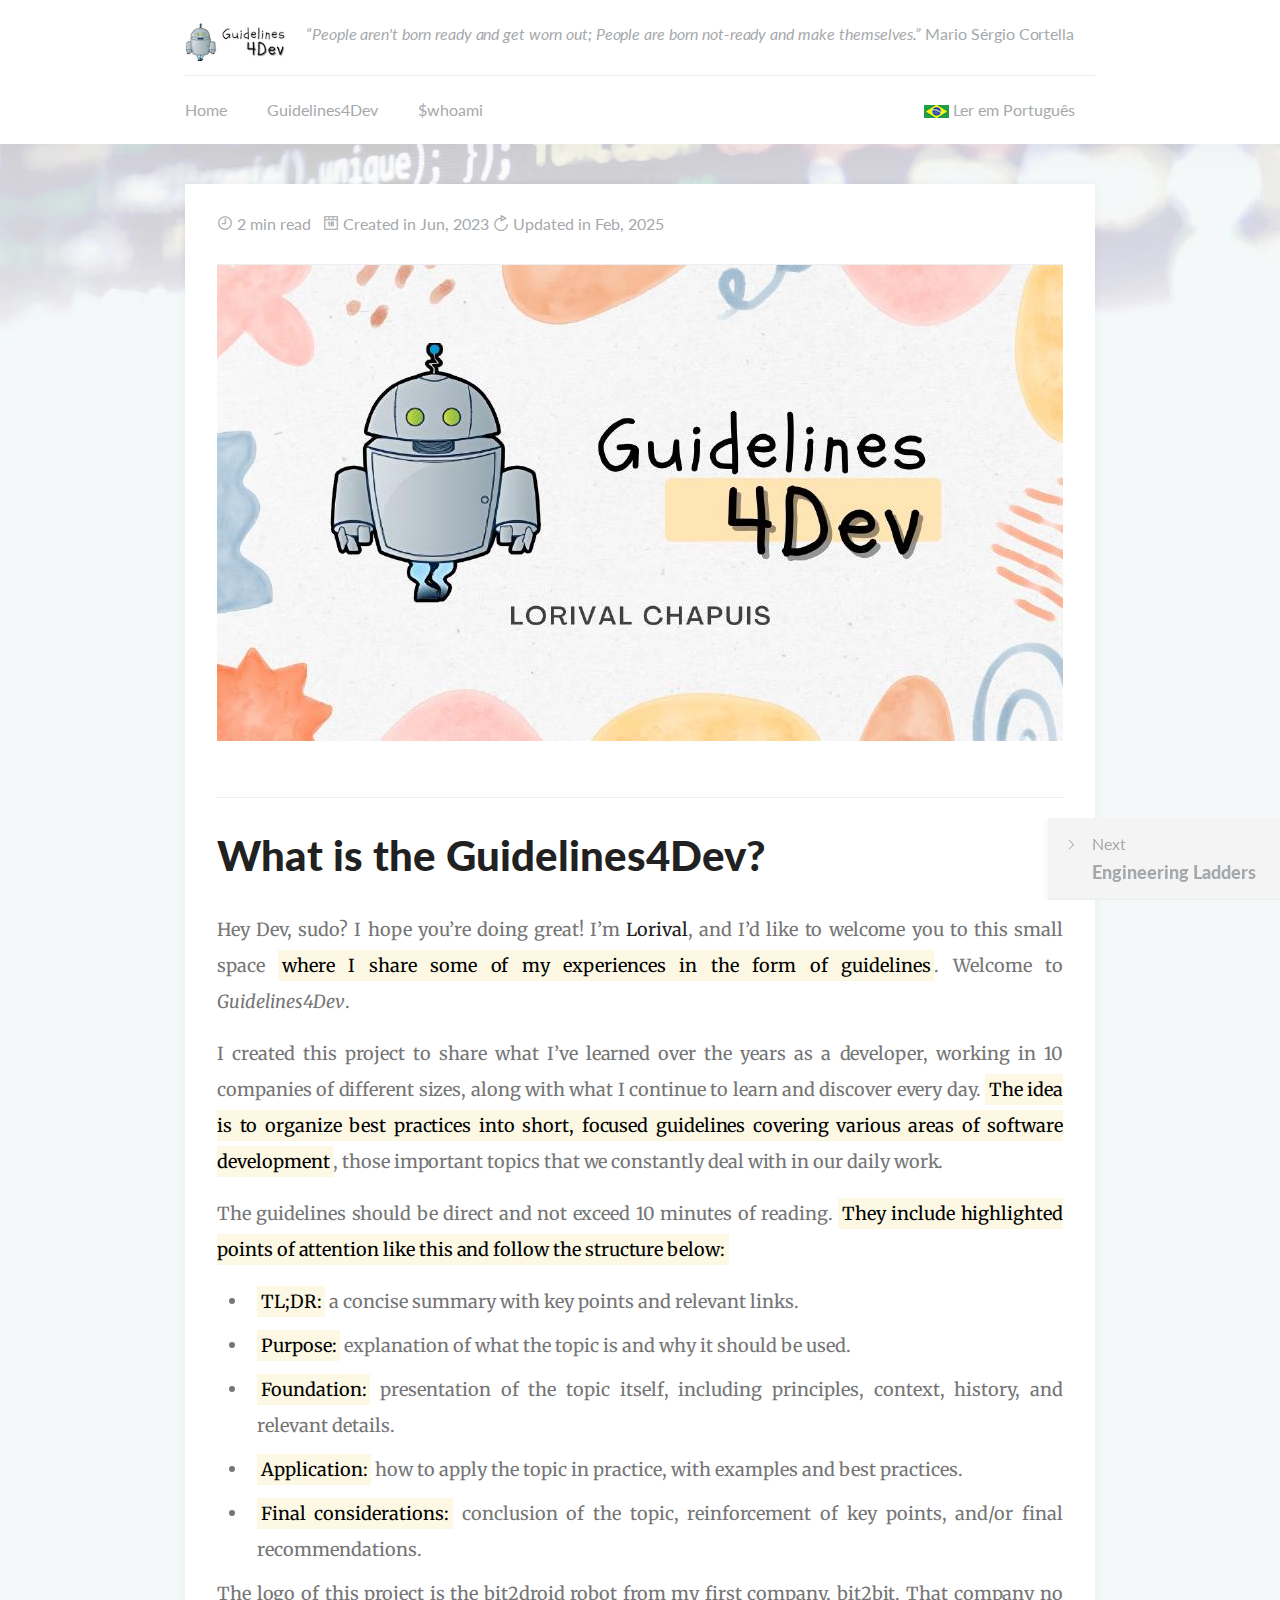
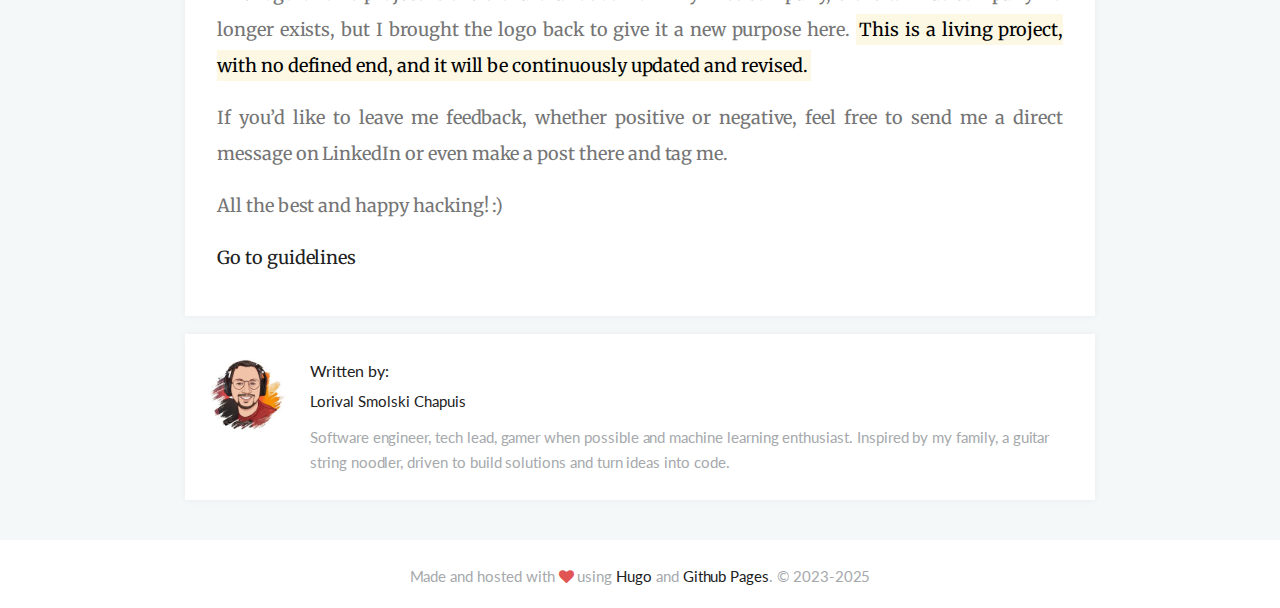
<file: en/about/index.html>
<body class="body-blog-post">
    <!doctype html>
<html lang="en">
<head>
    <meta charset="UTF-8">
<meta name="viewport"
        content="width=device-width, user-scalable=no, initial-scale=1.0, maximum-scale=1.0, minimum-scale=1.0">
<meta http-equiv="X-UA-Compatible" content="ie=edge">
<title>Guidelines 4 dev</title>
<meta name="description" content="Guidelines4Dev - Guidelines by Lorival Smolski Chapuis on best practices in software engineering.">
<meta name="keywords" content="Guidelines4Dev, Lorival Smolski Chapuis, guide, developer, guidelines, best practices, software engineering">
<meta name="author" content="Lorival Smolski Chapuis">
<link rel="canonical" href="https://guidelines4dev.com/">
<meta name="google-site-verification" content="dkS-XJiGQmAGy2stfG2pS9fWs93QfcfJO3pYZAL8nU8" />
    <link  rel="stylesheet"  href="/css/bootstrap.css">
<link  rel="stylesheet"  href="/css/Pe-icon-7-stroke.css">
<link  rel="stylesheet"  href="/css/font-awesome.min.css">
<link  rel="stylesheet"  href="/css/social-icons.css">
<link  rel="stylesheet"  href="/css/owl.carousel.css">
<link  rel="stylesheet"  href="/css/owl.theme.css">

<link  rel="stylesheet"  href="/css/main.css?v1.1">
    <link rel="apple-touch-icon" sizes="76x76" href="/images/apple-touch-icon-76x76.png">
<link rel="apple-touch-icon" sizes="152x152" href="/images/apple-touch-icon-152x152.png">
<link rel="icon" type="image/png" href="/images/favicon-196x196.png" sizes="196x196">
<link rel="icon" type="image/png" href="/images/favicon-96x96.png" sizes="96x96">
<link rel="icon" type="image/png" href="/images/favicon-32x32.png" sizes="32x32">

</head>
<body>

<header class="navbar-fixed-top">
    <div class="container">
        <div class="row">

            <div class="col-lg-12">
                <div class="header-top">
                    <div class="header-top-logo">
                        <a href="/en/" title="Guidelines 4Dev"><img src="/images/home/logo.png" alt="Guidelines 4Dev" style="max-width: 100px;"></a>
                    </div>
                    <div class="header-top-text" >
                        <p><span class="font-italic">  “People aren&#39;t born ready and get worn out; People are born not-ready and make themselves.”</span> Mario Sérgio Cortella</p>
                    </div>
                    <nav class="header-top-nav">
                        <ul>
                            
                            <li><a href="#" class="light-link" title="Menu">
                                <div id="menu-animate-icon" class="header-top-nav-menu-icon">
                                    <span></span>
                                    <span></span>
                                    <span></span>
                                </div>
                            </a></li>
                        </ul>
                    </nav>
                </div>
            </div>

            <div class="col-lg-12">
                <nav class="header-nav">
                    <ul>
                         
 
    
        <li>
            <a href="/en" title="Home">
                <span>Home</span>
            </a>
        </li>
     
 
    
        <li>
            <a href="/en/about/" title="Guidelines4Dev">
                <span>Guidelines4Dev</span>
            </a>
        </li>
     
 
    
        <li>
            <a href="https://loriv.al/en/" title="$whoami">
                <span>$whoami</span>
            </a>
        </li>
     


<li style="float: right">
    
        <img src="/images/home/br.png" alt="Full Stack Hacker">
        <a href="/about/" title="Ler em Português">Ler em Português</a>
    
</li>
                    </ul>
                </nav>
            </div>
        </div>
  
    </div>
</header>

<nav class="mobile-nav header-nav">
    <div class="container">
        <div class="row">
            <div class="col-lg-12">
                
            </div>
        </div>
    </div>
</nav>


    <div class="article-nav">
        <ul>
            <li>
                
                    
                        <a href="/en/engineering-ladder/" title="Próximo" style="background-color: rgba(243, 243, 243, 0.95);">
                            <i class="pe-7s-angle-right"></i>
                            <div>
                                <p>Next</p>
                                <h3>Engineering Ladders</h3>
                            </div>
                        </a>
                    
                
            </li>
            <li>
                
            </li>
        </ul>
    </div>

    <main>
        <div class="container">
            <section class="articles">
                <article class="articles-blog-post">
                    <div class="row">
                        <div class="col-lg-12 col-xs-12">
                            
     

     

     

     

     

                            <div class="articles-header">
                                <span><i class="pe-7s-clock" style="font-weight: bold"></i> 2 min read &nbsp;</span>
                                <span><i class="pe-7s-date" style="font-weight: bold"></i> 
    Created in Jun, 2023
</span>
                                <span> 
    
        <i class="pe-7s-refresh" style="font-weight: bold"></i> Updated in Feb, 2025
    
</span>
                                
                                
     

     

     

     

     


                            </div>
                            <div class="articles-content" style="text-align: justify;">
                                
                                
                                
                                
                                <img src="/about/cover_hu_56246c54a38177ad.jpg" style="width: 100%;height: auto;">
                                <div class="articles-header" style="margin: 0px;">
                                    

                                </div>
                                <h1 class="articles-content-blog-post-title">What is the Guidelines4Dev?</h1>
                                <p><p>Hey Dev, sudo? I hope you&rsquo;re doing great! I&rsquo;m <a href="https://loriv.al">Lorival</a>, and I&rsquo;d like to welcome you to this small space <mark>where I share some of my experiences in the form of guidelines</mark>. Welcome to <em>Guidelines4Dev</em>.</p>
<p>I created this project to share what I&rsquo;ve learned over the years as a developer, working in 10 companies of different sizes, along with what I continue to learn and discover every day. <mark>The idea is to organize best practices into short, focused guidelines covering various areas of software development</mark>, those important topics that we constantly deal with in our daily work.</p>
<p>The guidelines should be direct and not exceed 10 minutes of reading. <mark>They include highlighted points of attention like this and follow the structure below:</mark></p>
<ul>
<li><mark>TL;DR:</mark> a concise summary with key points and relevant links.</li>
<li><mark>Purpose:</mark> explanation of what the topic is and why it should be used.</li>
<li><mark>Foundation:</mark> presentation of the topic itself, including principles, context, history, and relevant details.</li>
<li><mark>Application:</mark> how to apply the topic in practice, with examples and best practices.</li>
<li><mark>Final considerations:</mark> conclusion of the topic, reinforcement of key points, and/or final recommendations.</li>
</ul>
<p>The logo of this project is the bit2droid robot from my first company, bit2bit. That company no longer exists, but I brought the logo back to give it a new purpose here.
<mark>This is a living project, with no defined end, and it will be continuously updated and revised.</mark></p>
<p>If you&rsquo;d like to leave me feedback, whether positive or negative, feel free to send me a direct message on LinkedIn or even make a post there and tag me.</p>
<p>All the best and happy hacking! :)</p>
<p><a href="/en/">Go to guidelines</a></p>
</p>
                            </div>
                            
                            <div class="sharethis-inline-reaction-buttons"></div>
                        </div>
                    </div>
                </article>
            </section>
        </div>

        <div class="articles-info">
            <section class="articles-info-section" style="padding-bottom: 0px;">
                <div class="container">
                    <div class="row">
                        <div class="col-lg-12 col-xs-12">
                            <div class="articles-author" style="margin-top: -30px;">
    <a href="https://loriv.al/en/">
        <img src="/images/profile.jpg" class="rounded-circle" alt="Lorival Smolski Chapuis" data-rjs="2">
        <div class="articles-author-right" style="margin: 0px 0 0 100px;">
            Written by:
            <h4  style="margin-top: 10px;">Lorival Smolski Chapuis</h4>
            
            <p>Software engineer, tech lead, gamer when possible and machine learning enthusiast. Inspired by my family, a guitar string noodler, driven to build solutions and turn ideas into code.</p>
        </div>
    </a>
</div>
                        </div>
                    </div>
                </div>
            </section>
        </div>
    </main>
</body>

<footer style="padding-top: 0px;">
    <div class="container">
        <div class="row">
            <div class="col-xs-12">
                <div class="copyright" style="text-align: center;border-top: none;" >
                    <p class="font-primary" style="float: none;">
                        Made and hosted with <i class="fa fa-heart" style="color: #e25555;;"></i> using
                        <a href="https://gohugo.io/" target="_BLANK" class="black">Hugo</a> and <a href="https://pages.github.com/" target="_BLANK" class="black">Github Pages</a>. &copy; 2023-2025</p>
                </div>
            </div>
        </div>
    </div>
</footer>


<script defer type="text/javascript" src="/js/jquery-1.12.0.min.js"></script>
<script defer type="text/javascript" src="/js/tether.min.js"></script>
<script defer type="text/javascript" src="/js/bootstrap.min.js"></script>
<script defer type="text/javascript" src="/js/retina.min.js"></script>
<script defer type="text/javascript" src="/js/owl.carousel.min.js"></script>
<script defer type="text/javascript" src="/js/webfont.js"></script>



<script defer type="text/javascript" src="/js/scripts.js"></script>


<script>
            if (window.location.host.indexOf('guidelines4dev.com') > -1 && window.location.protocol != "https:"){
                window.location.protocol = "https";
            }
        </script>

        
        <script async src="https://www.googletagmanager.com/gtag/js?id=G-051Y111KC5"></script>
        <script>
        window.dataLayer = window.dataLayer || [];
        function gtag(){dataLayer.push(arguments);}
        gtag('js', new Date());

        gtag('config', 'G-051Y111KC5');
        </script>
        

        

</body>

</html>
</file>
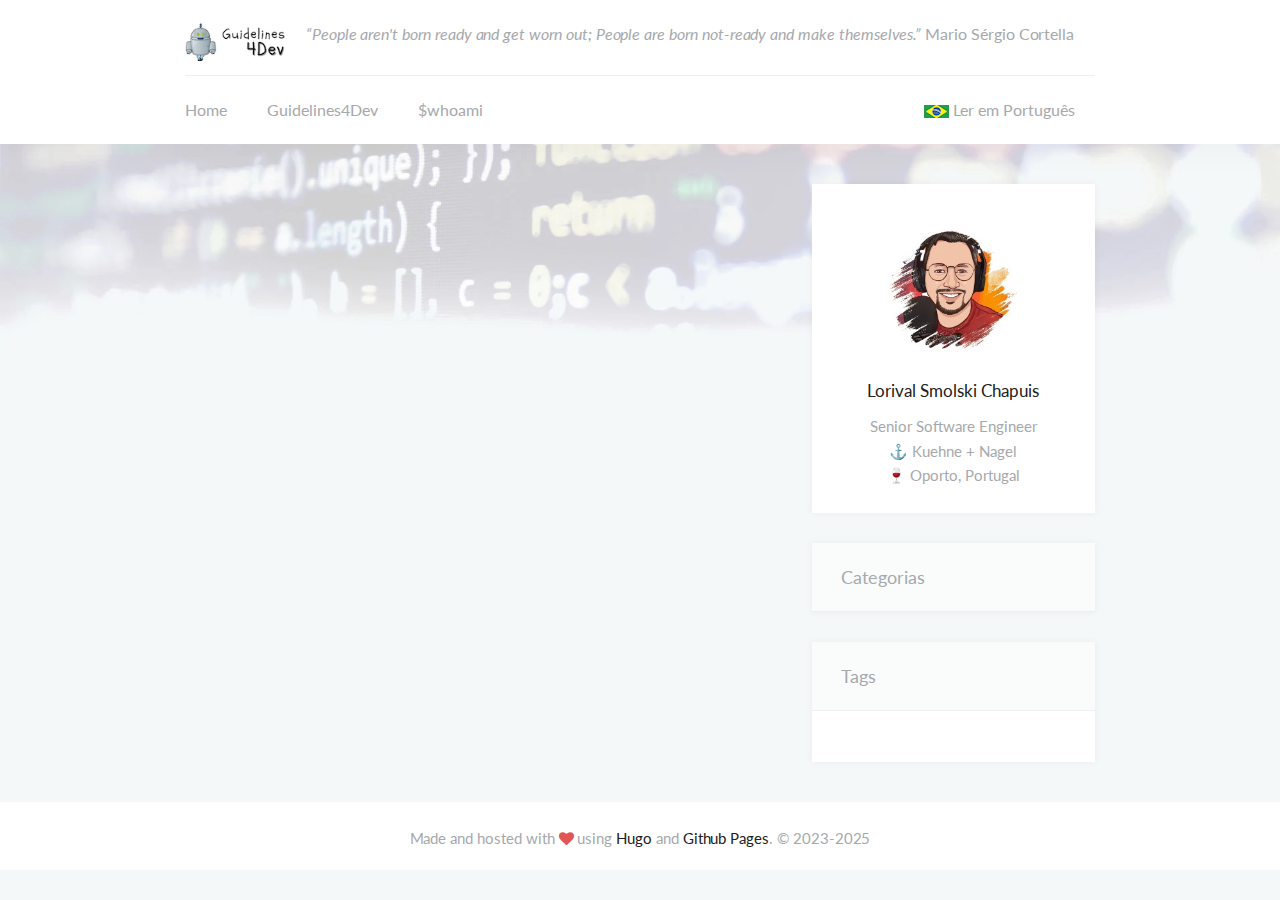
<file: en/categories/index.html>
<!doctype html>
<html lang="en">
<head>
    <meta charset="UTF-8">
<meta name="viewport"
        content="width=device-width, user-scalable=no, initial-scale=1.0, maximum-scale=1.0, minimum-scale=1.0">
<meta http-equiv="X-UA-Compatible" content="ie=edge">
<title>Guidelines 4 dev</title>
<meta name="description" content="Guidelines4Dev - Guidelines by Lorival Smolski Chapuis on best practices in software engineering.">
<meta name="keywords" content="Guidelines4Dev, Lorival Smolski Chapuis, guide, developer, guidelines, best practices, software engineering">
<meta name="author" content="Lorival Smolski Chapuis">
<link rel="canonical" href="https://guidelines4dev.com/">
<meta name="google-site-verification" content="dkS-XJiGQmAGy2stfG2pS9fWs93QfcfJO3pYZAL8nU8" />
    <link  rel="stylesheet"  href="/css/bootstrap.css">
<link  rel="stylesheet"  href="/css/Pe-icon-7-stroke.css">
<link  rel="stylesheet"  href="/css/font-awesome.min.css">
<link  rel="stylesheet"  href="/css/social-icons.css">
<link  rel="stylesheet"  href="/css/owl.carousel.css">
<link  rel="stylesheet"  href="/css/owl.theme.css">

<link  rel="stylesheet"  href="/css/main.css?v1.1">
    <link rel="apple-touch-icon" sizes="76x76" href="/images/apple-touch-icon-76x76.png">
<link rel="apple-touch-icon" sizes="152x152" href="/images/apple-touch-icon-152x152.png">
<link rel="icon" type="image/png" href="/images/favicon-196x196.png" sizes="196x196">
<link rel="icon" type="image/png" href="/images/favicon-96x96.png" sizes="96x96">
<link rel="icon" type="image/png" href="/images/favicon-32x32.png" sizes="32x32">

</head>
<body>

<header class="navbar-fixed-top">
    <div class="container">
        <div class="row">

            <div class="col-lg-12">
                <div class="header-top">
                    <div class="header-top-logo">
                        <a href="/en/" title="Guidelines 4Dev"><img src="/images/home/logo.png" alt="Guidelines 4Dev" style="max-width: 100px;"></a>
                    </div>
                    <div class="header-top-text" >
                        <p><span class="font-italic">  “People aren&#39;t born ready and get worn out; People are born not-ready and make themselves.”</span> Mario Sérgio Cortella</p>
                    </div>
                    <nav class="header-top-nav">
                        <ul>
                            
                            <li><a href="#" class="light-link" title="Menu">
                                <div id="menu-animate-icon" class="header-top-nav-menu-icon">
                                    <span></span>
                                    <span></span>
                                    <span></span>
                                </div>
                            </a></li>
                        </ul>
                    </nav>
                </div>
            </div>

            <div class="col-lg-12">
                <nav class="header-nav">
                    <ul>
                         
 
    
        <li>
            <a href="/en" title="Home">
                <span>Home</span>
            </a>
        </li>
     
 
    
        <li>
            <a href="/en/about/" title="Guidelines4Dev">
                <span>Guidelines4Dev</span>
            </a>
        </li>
     
 
    
        <li>
            <a href="https://loriv.al/en/" title="$whoami">
                <span>$whoami</span>
            </a>
        </li>
     


<li style="float: right">
    
        <img src="/images/home/br.png" alt="Full Stack Hacker">
        <a href="/categories/" title="Ler em Português">Ler em Português</a>
    
</li>
                    </ul>
                </nav>
            </div>
        </div>
  
    </div>
</header>

<nav class="mobile-nav header-nav">
    <div class="container">
        <div class="row">
            <div class="col-lg-12">
                
            </div>
        </div>
    </div>
</nav>


<main>
    <div class="container">
        <div class="row">

            <div class="col-lg-8 col-xs-12">
                <section class="articles">
                    


                </section>
            </div>

            <div class="aside-blocks col-lg-4 col-xs-12">
                <aside class="author">
                    <a href="https://loriv.al/en/">
    <div>
        <img src="/images/profile.jpg" class="rounded-circle" alt="Lorival Smolski Chapuis" data-rjs="2">
        <h2>Lorival Smolski Chapuis</h2>
        <span class="author-info">Senior Software Engineer</span>
        <span class="author-info">⚓ Kuehne &#43; Nagel</span>
        <span class="author-info">🍷 Oporto, Portugal</span>
    </div>
</a>
</br>
                </aside>

                <aside class="categories">
                    <h2 class="aside-title">Categorias</h2>
                    <ul>
                        


                    </ul>
                </aside>

                <aside class="tags">
                    <h2 class="aside-title">Tags</h2>
                    <div class="tags-content">
                        

                    </div>
                </aside>
            </div> 
        </div>
    </div>
</main>

<footer style="padding-top: 0px;">
    <div class="container">
        <div class="row">
            <div class="col-xs-12">
                <div class="copyright" style="text-align: center;border-top: none;" >
                    <p class="font-primary" style="float: none;">
                        Made and hosted with <i class="fa fa-heart" style="color: #e25555;;"></i> using
                        <a href="https://gohugo.io/" target="_BLANK" class="black">Hugo</a> and <a href="https://pages.github.com/" target="_BLANK" class="black">Github Pages</a>. &copy; 2023-2025</p>
                </div>
            </div>
        </div>
    </div>
</footer>


<script defer type="text/javascript" src="/js/jquery-1.12.0.min.js"></script>
<script defer type="text/javascript" src="/js/tether.min.js"></script>
<script defer type="text/javascript" src="/js/bootstrap.min.js"></script>
<script defer type="text/javascript" src="/js/retina.min.js"></script>
<script defer type="text/javascript" src="/js/owl.carousel.min.js"></script>
<script defer type="text/javascript" src="/js/webfont.js"></script>



<script defer type="text/javascript" src="/js/scripts.js"></script>


<script>
            if (window.location.host.indexOf('guidelines4dev.com') > -1 && window.location.protocol != "https:"){
                window.location.protocol = "https";
            }
        </script>

        
        <script async src="https://www.googletagmanager.com/gtag/js?id=G-051Y111KC5"></script>
        <script>
        window.dataLayer = window.dataLayer || [];
        function gtag(){dataLayer.push(arguments);}
        gtag('js', new Date());

        gtag('config', 'G-051Y111KC5');
        </script>
        

        

</body>

</html>
</file>
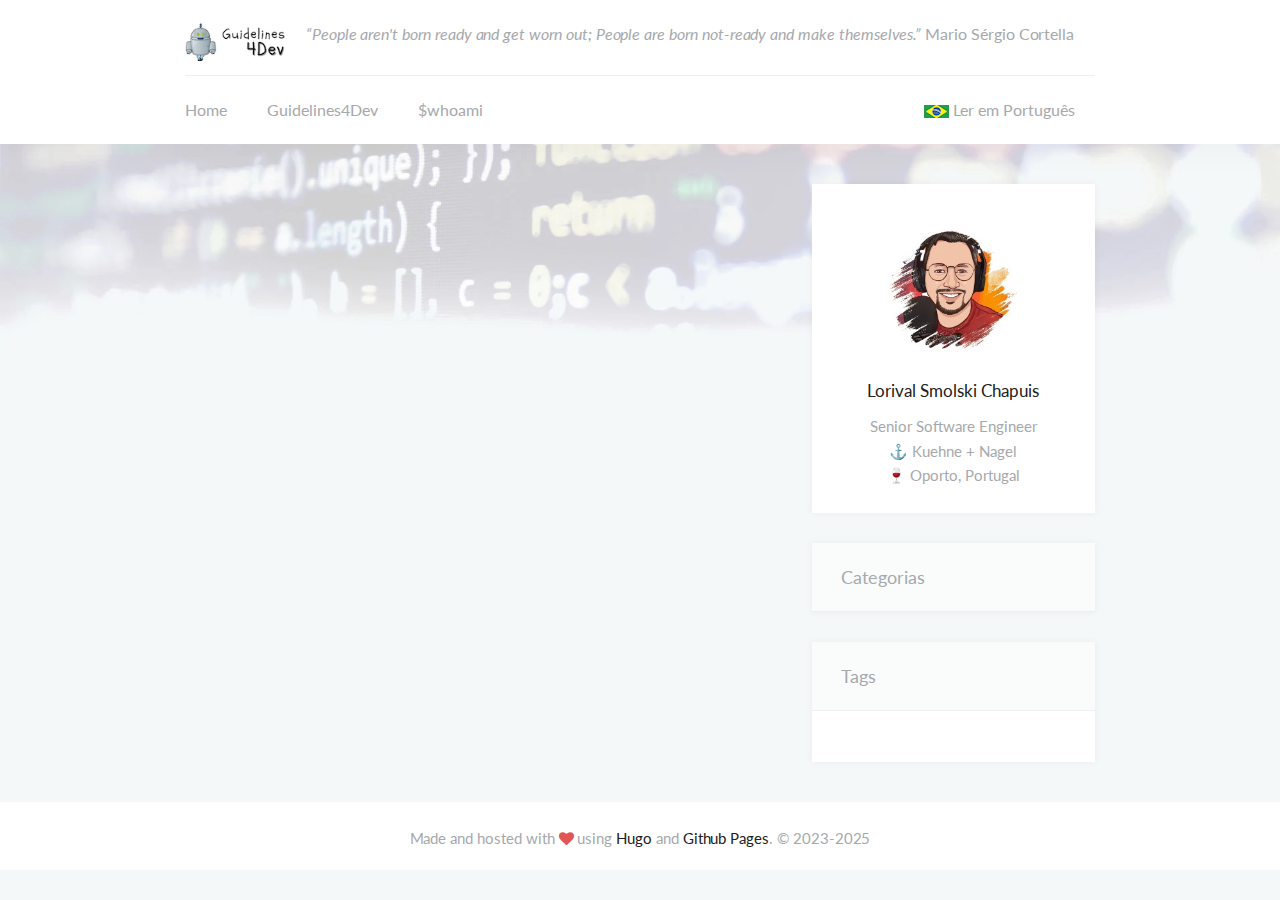
<file: en/guidelines/index.html>
<!doctype html>
<html lang="en">
<head>
    <meta charset="UTF-8">
<meta name="viewport"
        content="width=device-width, user-scalable=no, initial-scale=1.0, maximum-scale=1.0, minimum-scale=1.0">
<meta http-equiv="X-UA-Compatible" content="ie=edge">
<title>Guidelines 4 dev</title>
<meta name="description" content="Guidelines4Dev - Guidelines by Lorival Smolski Chapuis on best practices in software engineering.">
<meta name="keywords" content="Guidelines4Dev, Lorival Smolski Chapuis, guide, developer, guidelines, best practices, software engineering">
<meta name="author" content="Lorival Smolski Chapuis">
<link rel="canonical" href="https://guidelines4dev.com/">
<meta name="google-site-verification" content="dkS-XJiGQmAGy2stfG2pS9fWs93QfcfJO3pYZAL8nU8" />
    <link  rel="stylesheet"  href="/css/bootstrap.css">
<link  rel="stylesheet"  href="/css/Pe-icon-7-stroke.css">
<link  rel="stylesheet"  href="/css/font-awesome.min.css">
<link  rel="stylesheet"  href="/css/social-icons.css">
<link  rel="stylesheet"  href="/css/owl.carousel.css">
<link  rel="stylesheet"  href="/css/owl.theme.css">

<link  rel="stylesheet"  href="/css/main.css?v1.1">
    <link rel="apple-touch-icon" sizes="76x76" href="/images/apple-touch-icon-76x76.png">
<link rel="apple-touch-icon" sizes="152x152" href="/images/apple-touch-icon-152x152.png">
<link rel="icon" type="image/png" href="/images/favicon-196x196.png" sizes="196x196">
<link rel="icon" type="image/png" href="/images/favicon-96x96.png" sizes="96x96">
<link rel="icon" type="image/png" href="/images/favicon-32x32.png" sizes="32x32">

</head>
<body>

<header class="navbar-fixed-top">
    <div class="container">
        <div class="row">

            <div class="col-lg-12">
                <div class="header-top">
                    <div class="header-top-logo">
                        <a href="/en/" title="Guidelines 4Dev"><img src="/images/home/logo.png" alt="Guidelines 4Dev" style="max-width: 100px;"></a>
                    </div>
                    <div class="header-top-text" >
                        <p><span class="font-italic">  “People aren&#39;t born ready and get worn out; People are born not-ready and make themselves.”</span> Mario Sérgio Cortella</p>
                    </div>
                    <nav class="header-top-nav">
                        <ul>
                            
                            <li><a href="#" class="light-link" title="Menu">
                                <div id="menu-animate-icon" class="header-top-nav-menu-icon">
                                    <span></span>
                                    <span></span>
                                    <span></span>
                                </div>
                            </a></li>
                        </ul>
                    </nav>
                </div>
            </div>

            <div class="col-lg-12">
                <nav class="header-nav">
                    <ul>
                         
 
    
        <li>
            <a href="/en" title="Home">
                <span>Home</span>
            </a>
        </li>
     
 
    
        <li>
            <a href="/en/about/" title="Guidelines4Dev">
                <span>Guidelines4Dev</span>
            </a>
        </li>
     
 
    
        <li>
            <a href="https://loriv.al/en/" title="$whoami">
                <span>$whoami</span>
            </a>
        </li>
     


<li style="float: right">
    
        <img src="/images/home/br.png" alt="Full Stack Hacker">
        <a href="/guidelines/" title="Ler em Português">Ler em Português</a>
    
</li>
                    </ul>
                </nav>
            </div>
        </div>
  
    </div>
</header>

<nav class="mobile-nav header-nav">
    <div class="container">
        <div class="row">
            <div class="col-lg-12">
                
            </div>
        </div>
    </div>
</nav>


<main>
    <div class="container">
        <div class="row">

            <div class="col-lg-8 col-xs-12">
                <section class="articles">
                    


                </section>
            </div>

            <div class="aside-blocks col-lg-4 col-xs-12">
                <aside class="author">
                    <a href="https://loriv.al/en/">
    <div>
        <img src="/images/profile.jpg" class="rounded-circle" alt="Lorival Smolski Chapuis" data-rjs="2">
        <h2>Lorival Smolski Chapuis</h2>
        <span class="author-info">Senior Software Engineer</span>
        <span class="author-info">⚓ Kuehne &#43; Nagel</span>
        <span class="author-info">🍷 Oporto, Portugal</span>
    </div>
</a>
</br>
                </aside>

                <aside class="categories">
                    <h2 class="aside-title">Categorias</h2>
                    <ul>
                        


                    </ul>
                </aside>

                <aside class="tags">
                    <h2 class="aside-title">Tags</h2>
                    <div class="tags-content">
                        

                    </div>
                </aside>
            </div> 
        </div>
    </div>
</main>

<footer style="padding-top: 0px;">
    <div class="container">
        <div class="row">
            <div class="col-xs-12">
                <div class="copyright" style="text-align: center;border-top: none;" >
                    <p class="font-primary" style="float: none;">
                        Made and hosted with <i class="fa fa-heart" style="color: #e25555;;"></i> using
                        <a href="https://gohugo.io/" target="_BLANK" class="black">Hugo</a> and <a href="https://pages.github.com/" target="_BLANK" class="black">Github Pages</a>. &copy; 2023-2025</p>
                </div>
            </div>
        </div>
    </div>
</footer>


<script defer type="text/javascript" src="/js/jquery-1.12.0.min.js"></script>
<script defer type="text/javascript" src="/js/tether.min.js"></script>
<script defer type="text/javascript" src="/js/bootstrap.min.js"></script>
<script defer type="text/javascript" src="/js/retina.min.js"></script>
<script defer type="text/javascript" src="/js/owl.carousel.min.js"></script>
<script defer type="text/javascript" src="/js/webfont.js"></script>



<script defer type="text/javascript" src="/js/scripts.js"></script>


<script>
            if (window.location.host.indexOf('guidelines4dev.com') > -1 && window.location.protocol != "https:"){
                window.location.protocol = "https";
            }
        </script>

        
        <script async src="https://www.googletagmanager.com/gtag/js?id=G-051Y111KC5"></script>
        <script>
        window.dataLayer = window.dataLayer || [];
        function gtag(){dataLayer.push(arguments);}
        gtag('js', new Date());

        gtag('config', 'G-051Y111KC5');
        </script>
        

        

</body>

</html>
</file>
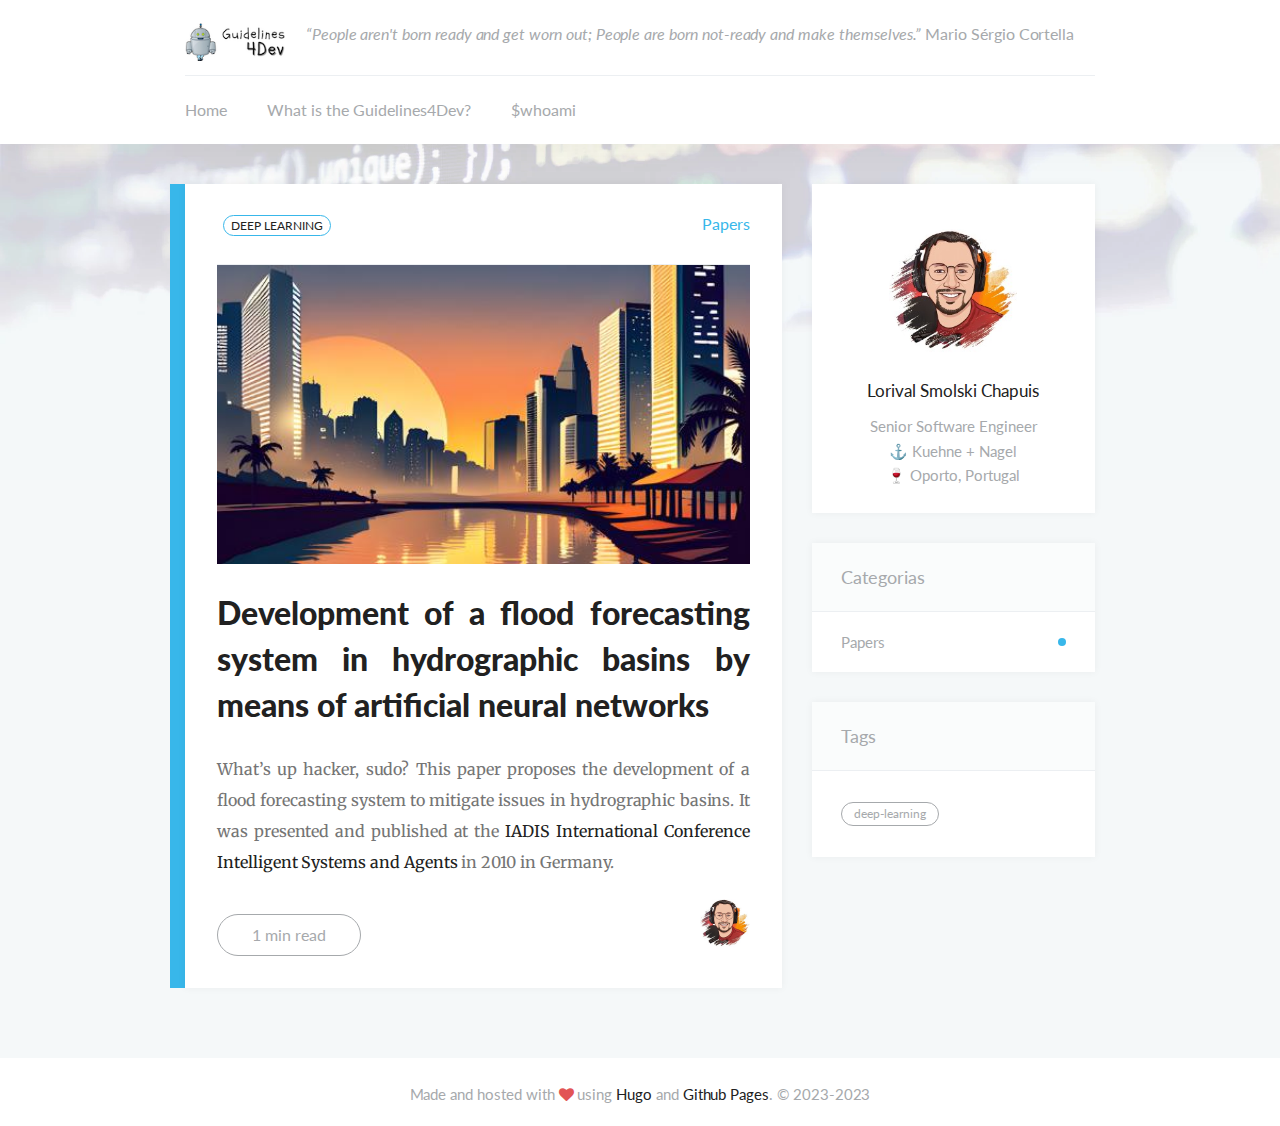
<file: en/posts/index.html>
<!doctype html>
<html lang="en">
<head>
    <meta charset="UTF-8">
<meta name="viewport"
        content="width=device-width, user-scalable=no, initial-scale=1.0, maximum-scale=1.0, minimum-scale=1.0">
<meta http-equiv="X-UA-Compatible" content="ie=edge">
<title>Guidelines 4 dev</title>
    <link  rel="stylesheet"  href="/css/bootstrap.css">
<link  rel="stylesheet"  href="/css/Pe-icon-7-stroke.css">
<link  rel="stylesheet"  href="/css/font-awesome.min.css">
<link  rel="stylesheet"  href="/css/social-icons.css">
<link  rel="stylesheet"  href="/css/owl.carousel.css">
<link  rel="stylesheet"  href="/css/owl.theme.css">

<link  rel="stylesheet"  href="/css/main.css">
    <link rel="apple-touch-icon" sizes="76x76" href="/images/apple-touch-icon-76x76.png">
<link rel="apple-touch-icon" sizes="152x152" href="/images/apple-touch-icon-152x152.png">
<link rel="icon" type="image/png" href="/images/favicon-196x196.png" sizes="196x196">
<link rel="icon" type="image/png" href="/images/favicon-96x96.png" sizes="96x96">
<link rel="icon" type="image/png" href="/images/favicon-32x32.png" sizes="32x32">

</head>
<body>

<header class="navbar-fixed-top">
    <div class="container">
        <div class="row">

            <div class="col-lg-12">
                <div class="header-top">
                    <div class="header-top-logo">
                        <a href="/en/" title="Guidelines 4Dev"><img src="/images/home/logo.png" alt="Guidelines 4Dev" style="max-width: 100px;"></a>
                    </div>
                    <div class="header-top-text" >
                        <p><span class="font-italic">  “People aren&#39;t born ready and get worn out; People are born not-ready and make themselves.”</span> Mario Sérgio Cortella</p>
                    </div>
                    <nav class="header-top-nav">
                        <ul>
                            
                            <li><a href="#" class="light-link" title="Menu">
                                <div id="menu-animate-icon" class="header-top-nav-menu-icon">
                                    <span></span>
                                    <span></span>
                                    <span></span>
                                </div>
                            </a></li>
                        </ul>
                    </nav>
                </div>
            </div>

            <div class="col-lg-12">
                <nav class="header-nav">
                    <ul>
                         
 
    
        <li>
            <a href="/en" title="Home">
                <span>Home</span>
            </a>
        </li>
     
 
    
        <li>
            <a href="/en/about/" title="What is the Guidelines4Dev?">
                <span>What is the Guidelines4Dev?</span>
            </a>
        </li>
     
 
    
        <li>
            <a href="https://loriv.al/en/" title="$whoami">
                <span>$whoami</span>
            </a>
        </li>
     


<li style="float: right">
    
</li>
                    </ul>
                </nav>
            </div>
        </div>
  
    </div>
</header>

<nav class="mobile-nav header-nav">
    <div class="container">
        <div class="row">
            <div class="col-lg-12">
                
            </div>
        </div>
    </div>
</nav>


<main>
    <div class="container">
        <div class="row">

            <div class="col-lg-8 col-xs-12">
                <section class="articles">
                    
    <article class="
     

     

    
        blue-article
     

     

     
">
    <div class="articles-header">
        
    <span class="articles-header-tag">
        <a href="/en/tags/deep-learning">deep learning</a>
    </span>


        
     

     

        
        <span class="articles-header-category">
            <a href="/en/categories/papers" class="blue" title="Papers">Papers</a>
        </span>
     

     

     


    </div>
    <div class="articles-content" style="text-align: justify;">
        
        
        
        
        <img src="/en/posts/development-of-a-flood-forecasting-system-in-hydrographic-basins-by-means-of-artificial-neural-networks/cover_hu3dc7f58c98233f3bfad994ccae960fef_262136_500x0_resize_q75_box.jpg" style="width: 100%;height: auto;">
        <h1><a href="/en/posts/development-of-a-flood-forecasting-system-in-hydrographic-basins-by-means-of-artificial-neural-networks/" title="Development of a flood forecasting system in hydrographic basins by means of artificial neural networks">Development of a flood forecasting system in hydrographic basins by means of artificial neural networks</a></h1>
        <p>
            <p>What&rsquo;s up hacker, sudo? This paper proposes the development of a flood forecasting system to mitigate issues in hydrographic basins. It was presented and published at the <a href="https://www.iadisportal.org/digital-library/development-of-a-flood-forecasting-system-in-hydrographic-basins-by-means-of-artificial-neural-networks">IADIS International Conference Intelligent Systems and Agents</a> in 2010 in Germany.</p>
        </p>
    </div> 
    <div class="articles-footer">
        
        <div style="float:right; top:-15px; position:relative;">
            
<a href="https://loriv.al/en/" class="light-link">
    <img src="/images/profile.jpg" title="Lorival Smolski Chapuis" style="width: 50px; height:auto;">
</a>

        </div>
        <div>
            <a title="Development of a flood forecasting system in hydrographic basins by means of artificial neural networks" class="btn" href="/en/posts/development-of-a-flood-forecasting-system-in-hydrographic-basins-by-means-of-artificial-neural-networks/"> 1 min read</a>
        </div>
    </div>
</article>



                </section>
            </div>

            <div class="aside-blocks col-lg-4 col-xs-12">
                <aside class="author">
                    <a href="https://loriv.al/en/">
    <div>
        <img src="/images/profile.jpg" class="rounded-circle" alt="Lorival Smolski Chapuis" data-rjs="2">
        <h2>Lorival Smolski Chapuis</h2>
        <span class="author-info">Senior Software Engineer</span>
        <span class="author-info">⚓ Kuehne &#43; Nagel</span>
        <span class="author-info">🍷 Oporto, Portugal</span>
    </div>
</a>
</br>
                </aside>

                <aside class="categories">
                    <h2 class="aside-title">Categorias</h2>
                    <ul>
                        
    
         
    
         
    
        
            <li class="nav-elipse-blue">
                <a href="/en/categories/papers" title="Papers">Papers</a>
            </li>
         
    
         
    
         
    



                    </ul>
                </aside>

                <aside class="tags">
                    <h2 class="aside-title">Tags</h2>
                    <div class="tags-content">
                        
    <span class="tag tag-pill tag-default"><a href="/en/tags/deep-learning">deep-learning</a></span>


                    </div>
                </aside>
            </div> 
        </div>
    </div>
</main>

<footer style="padding-top: 0px;">
    <div class="container">
        <div class="row">
            <div class="col-xs-12">
                <div class="copyright" style="text-align: center;border-top: none;" >
                    <p class="font-primary" style="float: none;">
                        Made and hosted with <i class="fa fa-heart" style="color: #e25555;;"></i> using
                        <a href="https://gohugo.io/" target="_BLANK" class="black">Hugo</a> and <a href="https://pages.github.com/" target="_BLANK" class="black">Github Pages</a>. &copy; 2023-2023</p>
                </div>
            </div>
        </div>
    </div>
</footer>


<script defer type="text/javascript" src="/js/jquery-1.12.0.min.js"></script>
<script defer type="text/javascript" src="/js/tether.min.js"></script>
<script defer type="text/javascript" src="/js/bootstrap.min.js"></script>
<script defer type="text/javascript" src="/js/retina.min.js"></script>
<script defer type="text/javascript" src="/js/owl.carousel.min.js"></script>
<script defer type="text/javascript" src="/js/webfont.js"></script>



<script defer type="text/javascript" src="/js/scripts.js"></script>


<script>
            if (window.location.host.indexOf('loriv.al') > -1 && window.location.protocol != "https:"){
                window.location.protocol = "https";
            }
        </script>


        
        <script async src="https://www.googletagmanager.com/gtag/js?id=UA-60447750-1"></script>
        
        <script>
                window.dataLayer = window.dataLayer || [];
                function gtag(){dataLayer.push(arguments);}
                gtag('js', new Date());

                gtag('config', 'UA-60447750-1');
        </script>
        

        

</body>

</html>
</file>
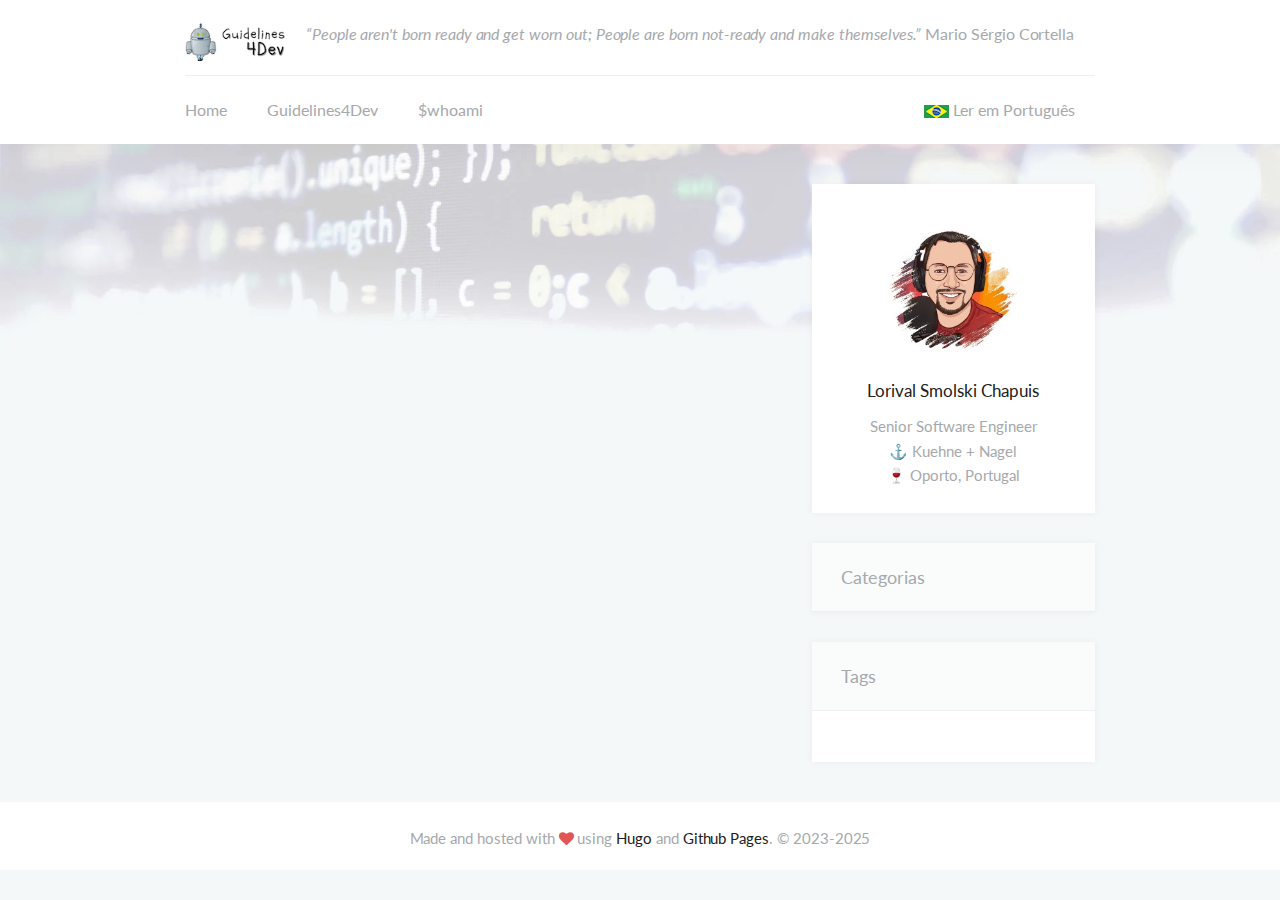
<file: en/tags/index.html>
<!doctype html>
<html lang="en">
<head>
    <meta charset="UTF-8">
<meta name="viewport"
        content="width=device-width, user-scalable=no, initial-scale=1.0, maximum-scale=1.0, minimum-scale=1.0">
<meta http-equiv="X-UA-Compatible" content="ie=edge">
<title>Guidelines 4 dev</title>
<meta name="description" content="Guidelines4Dev - Guidelines by Lorival Smolski Chapuis on best practices in software engineering.">
<meta name="keywords" content="Guidelines4Dev, Lorival Smolski Chapuis, guide, developer, guidelines, best practices, software engineering">
<meta name="author" content="Lorival Smolski Chapuis">
<link rel="canonical" href="https://guidelines4dev.com/">
<meta name="google-site-verification" content="dkS-XJiGQmAGy2stfG2pS9fWs93QfcfJO3pYZAL8nU8" />
    <link  rel="stylesheet"  href="/css/bootstrap.css">
<link  rel="stylesheet"  href="/css/Pe-icon-7-stroke.css">
<link  rel="stylesheet"  href="/css/font-awesome.min.css">
<link  rel="stylesheet"  href="/css/social-icons.css">
<link  rel="stylesheet"  href="/css/owl.carousel.css">
<link  rel="stylesheet"  href="/css/owl.theme.css">

<link  rel="stylesheet"  href="/css/main.css?v1.1">
    <link rel="apple-touch-icon" sizes="76x76" href="/images/apple-touch-icon-76x76.png">
<link rel="apple-touch-icon" sizes="152x152" href="/images/apple-touch-icon-152x152.png">
<link rel="icon" type="image/png" href="/images/favicon-196x196.png" sizes="196x196">
<link rel="icon" type="image/png" href="/images/favicon-96x96.png" sizes="96x96">
<link rel="icon" type="image/png" href="/images/favicon-32x32.png" sizes="32x32">

</head>
<body>

<header class="navbar-fixed-top">
    <div class="container">
        <div class="row">

            <div class="col-lg-12">
                <div class="header-top">
                    <div class="header-top-logo">
                        <a href="/en/" title="Guidelines 4Dev"><img src="/images/home/logo.png" alt="Guidelines 4Dev" style="max-width: 100px;"></a>
                    </div>
                    <div class="header-top-text" >
                        <p><span class="font-italic">  “People aren&#39;t born ready and get worn out; People are born not-ready and make themselves.”</span> Mario Sérgio Cortella</p>
                    </div>
                    <nav class="header-top-nav">
                        <ul>
                            
                            <li><a href="#" class="light-link" title="Menu">
                                <div id="menu-animate-icon" class="header-top-nav-menu-icon">
                                    <span></span>
                                    <span></span>
                                    <span></span>
                                </div>
                            </a></li>
                        </ul>
                    </nav>
                </div>
            </div>

            <div class="col-lg-12">
                <nav class="header-nav">
                    <ul>
                         
 
    
        <li>
            <a href="/en" title="Home">
                <span>Home</span>
            </a>
        </li>
     
 
    
        <li>
            <a href="/en/about/" title="Guidelines4Dev">
                <span>Guidelines4Dev</span>
            </a>
        </li>
     
 
    
        <li>
            <a href="https://loriv.al/en/" title="$whoami">
                <span>$whoami</span>
            </a>
        </li>
     


<li style="float: right">
    
        <img src="/images/home/br.png" alt="Full Stack Hacker">
        <a href="/tags/" title="Ler em Português">Ler em Português</a>
    
</li>
                    </ul>
                </nav>
            </div>
        </div>
  
    </div>
</header>

<nav class="mobile-nav header-nav">
    <div class="container">
        <div class="row">
            <div class="col-lg-12">
                
            </div>
        </div>
    </div>
</nav>


<main>
    <div class="container">
        <div class="row">

            <div class="col-lg-8 col-xs-12">
                <section class="articles">
                    


                </section>
            </div>

            <div class="aside-blocks col-lg-4 col-xs-12">
                <aside class="author">
                    <a href="https://loriv.al/en/">
    <div>
        <img src="/images/profile.jpg" class="rounded-circle" alt="Lorival Smolski Chapuis" data-rjs="2">
        <h2>Lorival Smolski Chapuis</h2>
        <span class="author-info">Senior Software Engineer</span>
        <span class="author-info">⚓ Kuehne &#43; Nagel</span>
        <span class="author-info">🍷 Oporto, Portugal</span>
    </div>
</a>
</br>
                </aside>

                <aside class="categories">
                    <h2 class="aside-title">Categorias</h2>
                    <ul>
                        


                    </ul>
                </aside>

                <aside class="tags">
                    <h2 class="aside-title">Tags</h2>
                    <div class="tags-content">
                        

                    </div>
                </aside>
            </div> 
        </div>
    </div>
</main>

<footer style="padding-top: 0px;">
    <div class="container">
        <div class="row">
            <div class="col-xs-12">
                <div class="copyright" style="text-align: center;border-top: none;" >
                    <p class="font-primary" style="float: none;">
                        Made and hosted with <i class="fa fa-heart" style="color: #e25555;;"></i> using
                        <a href="https://gohugo.io/" target="_BLANK" class="black">Hugo</a> and <a href="https://pages.github.com/" target="_BLANK" class="black">Github Pages</a>. &copy; 2023-2025</p>
                </div>
            </div>
        </div>
    </div>
</footer>


<script defer type="text/javascript" src="/js/jquery-1.12.0.min.js"></script>
<script defer type="text/javascript" src="/js/tether.min.js"></script>
<script defer type="text/javascript" src="/js/bootstrap.min.js"></script>
<script defer type="text/javascript" src="/js/retina.min.js"></script>
<script defer type="text/javascript" src="/js/owl.carousel.min.js"></script>
<script defer type="text/javascript" src="/js/webfont.js"></script>



<script defer type="text/javascript" src="/js/scripts.js"></script>


<script>
            if (window.location.host.indexOf('guidelines4dev.com') > -1 && window.location.protocol != "https:"){
                window.location.protocol = "https";
            }
        </script>

        
        <script async src="https://www.googletagmanager.com/gtag/js?id=G-051Y111KC5"></script>
        <script>
        window.dataLayer = window.dataLayer || [];
        function gtag(){dataLayer.push(arguments);}
        gtag('js', new Date());

        gtag('config', 'G-051Y111KC5');
        </script>
        

        

</body>

</html>
</file>
<file: css/Pe-icon-7-stroke.css>
@font-face {
	font-family: 'Pe-icon-7-stroke';
	src:url('../fonts/Pe-icon-7-stroke.eot?d7yf1v');
	src:url('../fonts/Pe-icon-7-stroke.eot?#iefixd7yf1v') format('embedded-opentype'),
		url('../fonts/Pe-icon-7-stroke.woff?d7yf1v') format('woff'),
		url('../fonts/Pe-icon-7-stroke.ttf?d7yf1v') format('truetype'),
		url('../fonts/Pe-icon-7-stroke.svg?d7yf1v#Pe-icon-7-stroke') format('svg');
	font-weight: normal;
	font-style: normal;
}

[class^="pe-7s-"], [class*=" pe-7s-"] {
	font-family: 'Pe-icon-7-stroke';
	speak: none;
	font-style: normal;
	font-weight: normal;
	font-variant: normal;
	text-transform: none;
	line-height: 1;

	/* Better Font Rendering =========== */
	-webkit-font-smoothing: antialiased;
	-moz-osx-font-smoothing: grayscale;
}

.pe-7s-album:before {
	content: "\e6aa";
}
.pe-7s-arc:before {
	content: "\e6ab";
}
.pe-7s-back-2:before {
	content: "\e6ac";
}
.pe-7s-bandaid:before {
	content: "\e6ad";
}
.pe-7s-car:before {
	content: "\e6ae";
}
.pe-7s-diamond:before {
	content: "\e6af";
}
.pe-7s-door-lock:before {
	content: "\e6b0";
}
.pe-7s-eyedropper:before {
	content: "\e6b1";
}
.pe-7s-female:before {
	content: "\e6b2";
}
.pe-7s-gym:before {
	content: "\e6b3";
}
.pe-7s-hammer:before {
	content: "\e6b4";
}
.pe-7s-headphones:before {
	content: "\e6b5";
}
.pe-7s-helm:before {
	content: "\e6b6";
}
.pe-7s-hourglass:before {
	content: "\e6b7";
}
.pe-7s-leaf:before {
	content: "\e6b8";
}
.pe-7s-magic-wand:before {
	content: "\e6b9";
}
.pe-7s-male:before {
	content: "\e6ba";
}
.pe-7s-map-2:before {
	content: "\e6bb";
}
.pe-7s-next-2:before {
	content: "\e6bc";
}
.pe-7s-paint-bucket:before {
	content: "\e6bd";
}
.pe-7s-pendrive:before {
	content: "\e6be";
}
.pe-7s-photo:before {
	content: "\e6bf";
}
.pe-7s-piggy:before {
	content: "\e6c0";
}
.pe-7s-plugin:before {
	content: "\e6c1";
}
.pe-7s-refresh-2:before {
	content: "\e6c2";
}
.pe-7s-rocket:before {
	content: "\e6c3";
}
.pe-7s-settings:before {
	content: "\e6c4";
}
.pe-7s-shield:before {
	content: "\e6c5";
}
.pe-7s-smile:before {
	content: "\e6c6";
}
.pe-7s-usb:before {
	content: "\e6c7";
}
.pe-7s-vector:before {
	content: "\e6c8";
}
.pe-7s-wine:before {
	content: "\e6c9";
}
.pe-7s-cloud-upload:before {
	content: "\e68a";
}
.pe-7s-cash:before {
	content: "\e68c";
}
.pe-7s-close:before {
	content: "\e680";
}
.pe-7s-bluetooth:before {
	content: "\e68d";
}
.pe-7s-cloud-download:before {
	content: "\e68b";
}
.pe-7s-way:before {
	content: "\e68e";
}
.pe-7s-close-circle:before {
	content: "\e681";
}
.pe-7s-id:before {
	content: "\e68f";
}
.pe-7s-angle-up:before {
	content: "\e682";
}
.pe-7s-wristwatch:before {
	content: "\e690";
}
.pe-7s-angle-up-circle:before {
	content: "\e683";
}
.pe-7s-world:before {
	content: "\e691";
}
.pe-7s-angle-right:before {
	content: "\e684";
}
.pe-7s-volume:before {
	content: "\e692";
}
.pe-7s-angle-right-circle:before {
	content: "\e685";
}
.pe-7s-users:before {
	content: "\e693";
}
.pe-7s-angle-left:before {
	content: "\e686";
}
.pe-7s-user-female:before {
	content: "\e694";
}
.pe-7s-angle-left-circle:before {
	content: "\e687";
}
.pe-7s-up-arrow:before {
	content: "\e695";
}
.pe-7s-angle-down:before {
	content: "\e688";
}
.pe-7s-switch:before {
	content: "\e696";
}
.pe-7s-angle-down-circle:before {
	content: "\e689";
}
.pe-7s-scissors:before {
	content: "\e697";
}
.pe-7s-wallet:before {
	content: "\e600";
}
.pe-7s-safe:before {
	content: "\e698";
}
.pe-7s-volume2:before {
	content: "\e601";
}
.pe-7s-volume1:before {
	content: "\e602";
}
.pe-7s-voicemail:before {
	content: "\e603";
}
.pe-7s-video:before {
	content: "\e604";
}
.pe-7s-user:before {
	content: "\e605";
}
.pe-7s-upload:before {
	content: "\e606";
}
.pe-7s-unlock:before {
	content: "\e607";
}
.pe-7s-umbrella:before {
	content: "\e608";
}
.pe-7s-trash:before {
	content: "\e609";
}
.pe-7s-tools:before {
	content: "\e60a";
}
.pe-7s-timer:before {
	content: "\e60b";
}
.pe-7s-ticket:before {
	content: "\e60c";
}
.pe-7s-target:before {
	content: "\e60d";
}
.pe-7s-sun:before {
	content: "\e60e";
}
.pe-7s-study:before {
	content: "\e60f";
}
.pe-7s-stopwatch:before {
	content: "\e610";
}
.pe-7s-star:before {
	content: "\e611";
}
.pe-7s-speaker:before {
	content: "\e612";
}
.pe-7s-signal:before {
	content: "\e613";
}
.pe-7s-shuffle:before {
	content: "\e614";
}
.pe-7s-shopbag:before {
	content: "\e615";
}
.pe-7s-share:before {
	content: "\e616";
}
.pe-7s-server:before {
	content: "\e617";
}
.pe-7s-search:before {
	content: "\e618";
}
.pe-7s-film:before {
	content: "\e6a5";
}
.pe-7s-science:before {
	content: "\e619";
}
.pe-7s-disk:before {
	content: "\e6a6";
}
.pe-7s-ribbon:before {
	content: "\e61a";
}
.pe-7s-repeat:before {
	content: "\e61b";
}
.pe-7s-refresh:before {
	content: "\e61c";
}
.pe-7s-add-user:before {
	content: "\e6a9";
}
.pe-7s-refresh-cloud:before {
	content: "\e61d";
}
.pe-7s-paperclip:before {
	content: "\e69c";
}
.pe-7s-radio:before {
	content: "\e61e";
}
.pe-7s-note2:before {
	content: "\e69d";
}
.pe-7s-print:before {
	content: "\e61f";
}
.pe-7s-network:before {
	content: "\e69e";
}
.pe-7s-prev:before {
	content: "\e620";
}
.pe-7s-mute:before {
	content: "\e69f";
}
.pe-7s-power:before {
	content: "\e621";
}
.pe-7s-medal:before {
	content: "\e6a0";
}
.pe-7s-portfolio:before {
	content: "\e622";
}
.pe-7s-like2:before {
	content: "\e6a1";
}
.pe-7s-plus:before {
	content: "\e623";
}
.pe-7s-left-arrow:before {
	content: "\e6a2";
}
.pe-7s-play:before {
	content: "\e624";
}
.pe-7s-key:before {
	content: "\e6a3";
}
.pe-7s-plane:before {
	content: "\e625";
}
.pe-7s-joy:before {
	content: "\e6a4";
}
.pe-7s-photo-gallery:before {
	content: "\e626";
}
.pe-7s-pin:before {
	content: "\e69b";
}
.pe-7s-phone:before {
	content: "\e627";
}
.pe-7s-plug:before {
	content: "\e69a";
}
.pe-7s-pen:before {
	content: "\e628";
}
.pe-7s-right-arrow:before {
	content: "\e699";
}
.pe-7s-paper-plane:before {
	content: "\e629";
}
.pe-7s-delete-user:before {
	content: "\e6a7";
}
.pe-7s-paint:before {
	content: "\e62a";
}
.pe-7s-bottom-arrow:before {
	content: "\e6a8";
}
.pe-7s-notebook:before {
	content: "\e62b";
}
.pe-7s-note:before {
	content: "\e62c";
}
.pe-7s-next:before {
	content: "\e62d";
}
.pe-7s-news-paper:before {
	content: "\e62e";
}
.pe-7s-musiclist:before {
	content: "\e62f";
}
.pe-7s-music:before {
	content: "\e630";
}
.pe-7s-mouse:before {
	content: "\e631";
}
.pe-7s-more:before {
	content: "\e632";
}
.pe-7s-moon:before {
	content: "\e633";
}
.pe-7s-monitor:before {
	content: "\e634";
}
.pe-7s-micro:before {
	content: "\e635";
}
.pe-7s-menu:before {
	content: "\e636";
}
.pe-7s-map:before {
	content: "\e637";
}
.pe-7s-map-marker:before {
	content: "\e638";
}
.pe-7s-mail:before {
	content: "\e639";
}
.pe-7s-mail-open:before {
	content: "\e63a";
}
.pe-7s-mail-open-file:before {
	content: "\e63b";
}
.pe-7s-magnet:before {
	content: "\e63c";
}
.pe-7s-loop:before {
	content: "\e63d";
}
.pe-7s-look:before {
	content: "\e63e";
}
.pe-7s-lock:before {
	content: "\e63f";
}
.pe-7s-lintern:before {
	content: "\e640";
}
.pe-7s-link:before {
	content: "\e641";
}
.pe-7s-like:before {
	content: "\e642";
}
.pe-7s-light:before {
	content: "\e643";
}
.pe-7s-less:before {
	content: "\e644";
}
.pe-7s-keypad:before {
	content: "\e645";
}
.pe-7s-junk:before {
	content: "\e646";
}
.pe-7s-info:before {
	content: "\e647";
}
.pe-7s-home:before {
	content: "\e648";
}
.pe-7s-help2:before {
	content: "\e649";
}
.pe-7s-help1:before {
	content: "\e64a";
}
.pe-7s-graph3:before {
	content: "\e64b";
}
.pe-7s-graph2:before {
	content: "\e64c";
}
.pe-7s-graph1:before {
	content: "\e64d";
}
.pe-7s-graph:before {
	content: "\e64e";
}
.pe-7s-global:before {
	content: "\e64f";
}
.pe-7s-gleam:before {
	content: "\e650";
}
.pe-7s-glasses:before {
	content: "\e651";
}
.pe-7s-gift:before {
	content: "\e652";
}
.pe-7s-folder:before {
	content: "\e653";
}
.pe-7s-flag:before {
	content: "\e654";
}
.pe-7s-filter:before {
	content: "\e655";
}
.pe-7s-file:before {
	content: "\e656";
}
.pe-7s-expand1:before {
	content: "\e657";
}
.pe-7s-exapnd2:before {
	content: "\e658";
}
.pe-7s-edit:before {
	content: "\e659";
}
.pe-7s-drop:before {
	content: "\e65a";
}
.pe-7s-drawer:before {
	content: "\e65b";
}
.pe-7s-download:before {
	content: "\e65c";
}
.pe-7s-display2:before {
	content: "\e65d";
}
.pe-7s-display1:before {
	content: "\e65e";
}
.pe-7s-diskette:before {
	content: "\e65f";
}
.pe-7s-date:before {
	content: "\e660";
}
.pe-7s-cup:before {
	content: "\e661";
}
.pe-7s-culture:before {
	content: "\e662";
}
.pe-7s-crop:before {
	content: "\e663";
}
.pe-7s-credit:before {
	content: "\e664";
}
.pe-7s-copy-file:before {
	content: "\e665";
}
.pe-7s-config:before {
	content: "\e666";
}
.pe-7s-compass:before {
	content: "\e667";
}
.pe-7s-comment:before {
	content: "\e668";
}
.pe-7s-coffee:before {
	content: "\e669";
}
.pe-7s-cloud:before {
	content: "\e66a";
}
.pe-7s-clock:before {
	content: "\e66b";
}
.pe-7s-check:before {
	content: "\e66c";
}
.pe-7s-chat:before {
	content: "\e66d";
}
.pe-7s-cart:before {
	content: "\e66e";
}
.pe-7s-camera:before {
	content: "\e66f";
}
.pe-7s-call:before {
	content: "\e670";
}
.pe-7s-calculator:before {
	content: "\e671";
}
.pe-7s-browser:before {
	content: "\e672";
}
.pe-7s-box2:before {
	content: "\e673";
}
.pe-7s-box1:before {
	content: "\e674";
}
.pe-7s-bookmarks:before {
	content: "\e675";
}
.pe-7s-bicycle:before {
	content: "\e676";
}
.pe-7s-bell:before {
	content: "\e677";
}
.pe-7s-battery:before {
	content: "\e678";
}
.pe-7s-ball:before {
	content: "\e679";
}
.pe-7s-back:before {
	content: "\e67a";
}
.pe-7s-attention:before {
	content: "\e67b";
}
.pe-7s-anchor:before {
	content: "\e67c";
}
.pe-7s-albums:before {
	content: "\e67d";
}
.pe-7s-alarm:before {
	content: "\e67e";
}
.pe-7s-airplay:before {
	content: "\e67f";
}
</file>
<file: css/social-icons.css>
/* Generated by Glyphter (http://www.glyphter.com) on  Thu Aug 11 2016*/
@font-face {
    font-family: 'social icons';
    src: url('../fonts/social-icons.eot');
    src: url('../fonts/social-icons.eot?#iefix') format('embedded-opentype'),
         url('../fonts/social-icons.woff') format('woff'),
         url('../fonts/social-icons.ttf') format('truetype'),
         url('../fonts/social-icons.svg#social-icons') format('svg');
    font-weight: normal;
    font-style: normal;
}
[class*='icon-']:before{
	display: inline-block;
   font-family: 'social icons';
   font-style: normal;
   font-weight: normal;
   line-height: 1;
   -webkit-font-smoothing: antialiased;
   -moz-osx-font-smoothing: grayscale
}
.icon-social_blogger_circle:before{content:'\0041';}
.icon-social_dribbble_circle:before{content:'\0042';}
.icon-social_facebook_circle:before{content:'\0043';}
.icon-social_github_circle:before{content:'\0044';}
.icon-social_googleplus_circle:before{content:'\0045';}
.icon-social_instagram_circle:before{content:'\0046';}
.icon-social_linkedin_circle:before{content:'\0047';}
.icon-social_twitter_circle:before{content:'\0048';}
.icon-social_twitter:before{content:'\0049';}
</file>
<file: css/main.css>
@charset "UTF-8";
/*-----------------------------------------------------------------------------------
        Template Name: DBlog
        File Name: main.scss
        Author: Damian Komoński (komon.ski)
        Version: 1.0
-----------------------------------------------------------------------------------*/
/*-----------------------------------------------------------------------------------

[CONTENT]

0. Variables
1. Default Styles
---1.1 Fonts & Colors
---1.2 Buttons & Links
---1.3 Forms
2. Body
---2.1 Header
---2.2 Mobile Navigation
---2.3 Banner Posts
---2.4 Main
---2.5 Articles
---2.6 Author
---2.7 Aside Block
---2.8 Categories
---2.9 Advertisement
---2.10 Last Project
---2.11 Tasks
---2.12 Footer
---2.13 About me - Detail info
---2.14 Blog List
---2.15 Blog Post
---2.16 Article Nav
---2.17 Contact
---2.18 Portfolio
---2.19 Shop

-----------------------------------------------------------------------------------*/
/*-------------------------------------- 0. Variables --------------------------------------*/
.tether-element, .tether-element *, .tether-element :after, .tether-element :before, .tether-element:after, .tether-element:before {
  box-sizing: border-box; }

.tether-element {
  position: absolute;
  display: none; }

.tether-element.tether-open {
  display: block; }

/*-------------------------------------- 1. Default Styles --------------------------------------*/
body {
  font-family: "Lato", sans-serif;
  font-weight: 400;
  color: #757575 !important;
  background-color: #f5f8f9 !important;
  background-image: url(/images/home/background.webp) !important;
  background-repeat: no-repeat !important; 
  background: fixed;
  background-size: contain !important;}

.pull-right {
  float: right !important; }

.pull-left {
  float: left !important; }

.clear {
  clear: both; }

.italic {
  font-style: italic; }

/*Set xl breakpoint on lg breakpoint*/
@media (min-width: 1200px) {
  .container {
    width: 940px; } }

.white-box {
  background: #ffffff;
  box-shadow: 0px 0px 8px rgba(0, 0, 0, 0.05);
  margin-top: 30px;
  padding: 50px 44px; }
  @media (max-width: 575px) {
    .white-box {
      padding: 40px 30px; } }

/*-------------------------------------- 1.1 Fonts & Colors --------------------------------------*/

ol {
  font-family: "Merriweather", serif;
  font-size: 16px;
  font-size: 18px;
  line-height: 36px;
}

p {
  font-family: "Merriweather", serif;
  font-weight: 400;
  font-size: 16px;
  letter-spacing: -0.05px;
  line-height: 31px; }
  @media (max-width: 767px) {
    p {
      font-size: 15px;
      line-height: 30px; } }

p.font-primary {
  margin: 10px 0 16px;
  font-family: "Lato", sans-serif;
  color: #a6a9ac;
  font-size: 15px;
  line-height: 24px; }

h1, .h1 {
  font-size: 32px;
  line-height: 46px; }
  @media (max-width: 767px) {
    h1, .h1 {
      font-size: 28px;
      line-height: 40px; } }

h2, .h2 {
  font-size: 24px;
  line-height: 32px; }

h3, .h3 {
  font-size: 18px; }

h4, .h4 {
  font-size: 15px; }

h5, .h5 {
  font-size: 12px;
  font-weight: 700;
  color: #212121; }

h1, .h1, h2, .h2, h3, .h3, h4, .h4 {
  margin-top: 40;
  font-weight: 900;
  color: #212121; }

.black {
  color: #212121; }
  .black:hover {
    color: #212121; }

.bkg-black {
  background-color: #212121; }  

.blue {
  color: #38b7ea; }
  .blue:hover {
    color: #38b7ea; }

.bkg-blue {
  background-color: #38b7ea; }
    
.red {
  color: #ff7473; }
  .red:hover {
    color: #ff7473; }

.bkg-red {
  background-color: #ff7473; }
    
.yellow {
  color: #ffc952; }
  .yellow:hover {
    color: #ffc952; }

.bkg-yellow {
  background-color: #ffc952; }
    
.green {
  color: #6dc8bf; }
  .green:hover {
    color: #6dc8bf; }

.bkg-green {
  background-color: #6dc8bf; } 

.grey {
  color: #a6a9ac; }
  .grey:hover {
    color: #a6a9ac; }

.bkg-grey {
  background-color: #a6a9ac; }
    

.list-title {
  font-family: "Merriweather", serif;
  font-weight: 400;
  margin: 20px 0 28px; }
  @media (max-width: 575px) {
    .list-title {
      font-size: 15px; } }

/*-------------------------------------- 1.2 Buttons & Links --------------------------------------*/
a {
  color: #212121;
  transition: all 0.2s ease-in-out; }
  a:hover {
    text-decoration: underline;
    color: inherit;
    cursor: pointer; }
    a:hover i {
      text-decoration: none; }
  a:focus {
    color: #212121; }
  a.light-link {
    color: #a6a9ac;
    text-decoration: none; }
    a.light-link:hover {
      color: #212121;
      text-decoration: none; }

a.dark-link {
  color: #212121;
  text-decoration: none; }
  a.dark-link:hover {
    color: #a6a9ac;
    text-decoration: none; }

.btn {
  border: 1px solid #a6a9ac;
  border-radius: 30px;
  padding: 10px 34px;
  background: #ffffff;
  color: #a6a9ac;
  transition: all 0.2s ease-in-out; }
  .btn:hover {
    background: #212121;
    border-color: #212121;
    color: #ffffff;
    text-decoration: none; }
    .btn:hover a {
      color: #ffffff;
      text-decoration: none; }
  .btn:focus {
    outline: none; }
  .btn:active {
    outline: none; }
  .btn a {
    color: #a6a9ac; }

.btn-grey {
  background: #a6a9ac;
  color: #ffffff; }
  .btn-grey:hover {
    background: #212121; }

.btn-light-blue {
  background: #f5f8f9; }

.btn-small {
  font-size: 13px;
  padding: 8px 20px; }

.btn-small-white {
  background: #ffffff;
  box-shadow: 0px 0px 8px rgba(0, 0, 0, 0.05);
  border: none;
  border-radius: 16px;
  padding: 6px 22px;
  font-size: 15px; }
  .btn-small-white:hover {
    background: #a6a9ac; }
    .btn-small-white:hover a {
      color: #ffffff;
      text-decoration: none; }
  .btn-small-white a {
    color: #a6a9ac; }

#menu-animate-icon {
  width: 24px;
  height: 22px;
  position: relative;
  -webkit-transform: rotate(0deg);
  -moz-transform: rotate(0deg);
  -o-transform: rotate(0deg);
  transform: rotate(0deg);
  -webkit-transition: .5s ease-in-out;
  -moz-transition: .5s ease-in-out;
  -o-transition: .5s ease-in-out;
  transition: .5s ease-in-out;
  cursor: pointer; }
  #menu-animate-icon:hover span {
    background: #212121; }
  #menu-animate-icon span {
    display: block;
    position: absolute;
    height: 1px;
    width: 100%;
    background: #a6a9ac;
    border-radius: 0;
    opacity: 1;
    left: 0;
    -webkit-transform: rotate(0deg);
    -moz-transform: rotate(0deg);
    -o-transform: rotate(0deg);
    transform: rotate(0deg);
    -webkit-transition: .25s ease-in-out;
    -moz-transition: .25s ease-in-out;
    -o-transition: .25s ease-in-out;
    transition: .25s ease-in-out; }
    #menu-animate-icon span:nth-child(1) {
      top: 0px;
      -webkit-transform-origin: left center;
      -moz-transform-origin: left center;
      -o-transform-origin: left center;
      transform-origin: left center; }
    #menu-animate-icon span:nth-child(2) {
      top: 8px;
      -webkit-transform-origin: left center;
      -moz-transform-origin: left center;
      -o-transform-origin: left center;
      transform-origin: left center; }
    #menu-animate-icon span:nth-child(3) {
      top: 16px;
      -webkit-transform-origin: left center;
      -moz-transform-origin: left center;
      -o-transform-origin: left center;
      transform-origin: left center; }
  #menu-animate-icon.open span:nth-child(1) {
    -webkit-transform: rotate(45deg);
    -moz-transform: rotate(45deg);
    -o-transform: rotate(45deg);
    transform: rotate(45deg); }
  #menu-animate-icon.open span:nth-child(2) {
    width: 0%;
    opacity: 0; }
  #menu-animate-icon.open span:nth-child(3) {
    -webkit-transform: rotate(-45deg);
    -moz-transform: rotate(-45deg);
    -o-transform: rotate(-45deg);
    transform: rotate(-45deg);
    left: 0px; }

/*-------------------------------------- 1.3 Forms --------------------------------------*/
.form-control {
  border: none;
  border-bottom: 1px solid #a6a9ac;
  border-radius: 0;
  font-size: 15px;
  color: #a6a9ac;
  padding: 12px 0;
  line-height: 24px;
  transition: all 0.2s ease-in-out; }
  .form-control:active {
    border-color: #212121; }
  .form-control:focus {
    border-color: #212121; }

/*-------------------------------------- 2. Body --------------------------------------*/
/*-------------------------------------- 2.1 Header --------------------------------------*/
header {
  height: 144px;
  box-shadow: 0px 3px 35px rgba(0, 0, 0, 0.04);
  background: #ffffff; }
  @media (max-width: 991px) {
    header {
      height: 70px;
      border: none; } }

.header-top {
  border-bottom: 1px solid #eceff2;
  padding: 18px 0 14px;
  text-align: center;
  position: relative;
  overflow: auto;
  min-height: 75px;
  display: flex;
  justify-content: space-between; }
  @media (max-width: 991px) {
    .header-top {
      border-bottom: none; } }
  .header-top .header-top-logo {
    transition: all 0.2s ease-in-out;
    float: left;
    margin-top: 5px; }
    .header-top .header-top-logo:hover {
      opacity: 0.7;
      cursor: pointer; }
  .header-top .header-top-text {
    font-family: "Lato", sans-serif;
    color: #a6a9ac; }
    @media (max-width: 991px) {
      .header-top .header-top-text {
        display: none; } }
    .header-top .header-top-text p {
      font-family: inherit;
      color: inherit;
      margin: inherit; }
      .header-top .header-top-text p a:hover {
        text-decoration: none; }
      .header-top .header-top-text p a i {
        font-size: 26px;
        vertical-align: middle;
        margin-left: -3px; }
  .header-top .header-top-nav {
    float: right;
    min-height: 28px; }
    .header-top .header-top-nav ul {
      list-style-type: none;
      margin: 0;
      padding: 0; }
      .header-top .header-top-nav ul li {
        float: left;
        margin: 0 10px; }
        @media (min-width: 992px) {
          .header-top .header-top-nav ul li {
            margin: 0; } }
        .header-top .header-top-nav ul li:first-child {
          margin-left: 0; }
        .header-top .header-top-nav ul li:last-child {
          margin-right: 0; }
        .header-top .header-top-nav ul li a {
          font-size: 28px;
          padding: 12px 0 8px; }
          .header-top .header-top-nav ul li a:hover {
            color: #212121; }
        .header-top .header-top-nav ul li .header-top-nav-menu-icon {
          display: none;
          margin-top: 11px; }
          @media (max-width: 991px) {
            .header-top .header-top-nav ul li .header-top-nav-menu-icon {
              display: block; } }
      .header-top .header-top-nav ul .header-top-nav-search .open {
        display: block; }
      .header-top .header-top-nav ul .header-top-nav-search form {
        position: relative;
        margin: -3px 0 -4px;
        width: 200px;
        display: none; }
        @media (max-width: 991px) {
          .header-top .header-top-nav ul .header-top-nav-search form {
            width: 300px; } }
        @media (max-width: 575px) {
          .header-top .header-top-nav ul .header-top-nav-search form {
            width: 200px; } }
        .header-top .header-top-nav ul .header-top-nav-search form input {
          padding: 12px 40px 12px 0; }
        .header-top .header-top-nav ul .header-top-nav-search form button {
          background: none;
          padding: 0;
          margin: 0;
          border: none;
          position: absolute;
          top: 3px;
          right: 0;
          font-size: 28px;
          color: #a6a9ac;
          transition: color 0.4s ease-in-out; }
          .header-top .header-top-nav ul .header-top-nav-search form button:hover {
            color: #212121; }

.header-nav {
  padding: 22px 0;
  width: 100%; }
  @media (max-width: 991px) {
    .header-nav {
      display: none; } }
  .header-nav ul {
    margin: 0;
    padding: 0; }
    .header-nav ul > li > a {
      padding-bottom: 36px; }
    .header-nav ul li {
      float: left;
      list-style-type: none;
      margin: 0 20px; }
      .header-nav ul li:first-child {
        margin-left: 0; }
      .header-nav ul li.dropdown > a {
        padding-bottom: 28px; }
      .header-nav ul li a {
        padding: 0;
        display: inline-block;
        color: #a6a9ac;
        text-decoration: none; }
        .header-nav ul li a:hover {
          color: #212121;
          text-decoration: none; }
    .header-nav ul .buyproducts-link {
      margin-left: 38px;
      float: right;
      margin-right: 0; }
      .header-nav ul .buyproducts-link a {
        position: relative; }
        .header-nav ul .buyproducts-link a:before {
          font-family: 'Pe-icon-7-stroke';
          content: '\e66e';
          font-size: 26px;
          position: absolute;
          top: -9px;
          left: -34px; }
    .header-nav ul .active > a {
      color: #212121; }
    .header-nav ul .dropdown.open > .dropdown-toggle:after {
      content: "\e682"; }
    .header-nav ul .dropdown.open > .dropdown-menu {
      display: block; }
    @media (min-width: 768px) {
      .header-nav ul .dropdown:hover .dropdown-menu {
        display: block; } }
    .header-nav ul .dropdown .dropdown-toggle {
      position: relative;
      margin-right: 8px; }
      .header-nav ul .dropdown .dropdown-toggle:after {
        position: absolute;
        top: -4px;
        right: 1px;
        font-family: 'Pe-icon-7-stroke';
        content: "\e688";
        margin: 0 0 0 -2px;
        padding: 0;
        border: none;
        font-size: 24px; }
    .header-nav ul .dropdown .dropdown-menu {
      width: 190px;
      background: #ffffff;
      border: none;
      border-radius: 0;
      box-shadow: 0px 4px 20px rgba(0, 0, 0, 0.05); }
      .header-nav ul .dropdown .dropdown-menu li {
        float: none;
        margin: 0;
        position: relative;
        border-bottom: 1px solid #eceff2;
        font-size: 15px; }
        .header-nav ul .dropdown .dropdown-menu li:hover a:hover {
          background: #f5f8f9; }
          @media (max-width: 991px) {
            .header-nav ul .dropdown .dropdown-menu li:hover a:hover {
              background: none; } }
        .header-nav ul .dropdown .dropdown-menu li:last-child a {
          border-bottom: none; }
        .header-nav ul .dropdown .dropdown-menu li a {
          display: block;
          padding: 16px 22px; }
        .header-nav ul .dropdown .dropdown-menu li[class^=nav-elipse-]:after {
          position: absolute;
          content: '';
          top: calc(50% - 4px);
          right: 22px;
          height: 8px;
          width: 8px;
          background: #a6a9ac;
          border-radius: 8px; }
        .header-nav ul .dropdown .dropdown-menu li.nav-elipse-blue:after {
          background: #38b7ea; }
        .header-nav ul .dropdown .dropdown-menu li.nav-elipse-red:after {
          background: #ff7473; }
        .header-nav ul .dropdown .dropdown-menu li.nav-elipse-yellow:after {
          background: #ffc952; }
        .header-nav ul .dropdown .dropdown-menu li.nav-elipse-green:after {
          background: #6dc8bf; }

/*-------------------------------------- 2.2 Mobile Navigation --------------------------------------*/
.noscroll {
  overflow: hidden; }

.mobile-nav {
  background: #ffffff;
  padding: 10px 0;
  position: fixed;
  height: 100%;
  overflow: scroll;
  display: none;
  z-index: 3;
  box-shadow: 0px 0px 25px rgba(0, 0, 0, 0.08); }
  .mobile-nav ul li {
    float: none;
    margin: 0; }
    .mobile-nav ul li:last-child a {
      border-bottom: none; }
    .mobile-nav ul li a {
      padding: 18px 0;
      display: block;
      border-bottom: 1px solid #eceff2; }
      .mobile-nav ul li a:focus {
        color: #a6a9ac; }
    .mobile-nav ul li.dropdown > a {
      padding-bottom: 18px; }
  @media (max-width: 991px) {
    .mobile-nav ul .buyproducts-link {
      float: none; } }
  .mobile-nav ul .buyproducts-link a:before {
    top: 8px; }
  .mobile-nav ul .dropdown .dropdown-toggle {
    margin-right: 0; }
    .mobile-nav ul .dropdown .dropdown-toggle:after {
      top: 14px;
      right: 20px; }
  .mobile-nav ul .dropdown .dropdown-menu {
    position: static;
    float: none;
    width: 100%;
    background: none;
    box-shadow: none;
    z-index: 99; }
    .mobile-nav ul .dropdown .dropdown-menu li {
      border-bottom: none; }
      .mobile-nav ul .dropdown .dropdown-menu li a .nav-elipse:after {
        float: none;
        margin: 0 0 0 10px; }

.mobile-nav-open {
  display: block !important; }

/*-------------------------------------- 2.3 Banner Posts --------------------------------------*/
.banners {
  padding: 40px 0 0;
  margin-bottom: -20px; }
  @media (max-width: 575px) {
    .banners {
      padding: 20px 0; } }
  .banners .banner-wrapper {
    position: relative;
    background: #ffffff;
    box-shadow: 0px 0px 8px rgba(0, 0, 0, 0.05);
    padding: 6px;
    margin-bottom: 20px; }
    @media (max-width: 767px) {
      .banners .banner-wrapper {
        margin-bottom: 15px; }
        .banners .banner-wrapper .img-fluid {
          width: 100%; } }
    @media (max-width: 575px) {
      .banners .banner-wrapper {
        margin-bottom: 10px; } }
    .banners .banner-wrapper a:hover .banner-wrapper-content {
      background-color: rgba(0, 0, 0, 0.3);
      transition: background-color 0.2s ease-in-out; }
    .banners .banner-wrapper a .banner-wrapper-content {
      position: absolute;
      z-index: 2;
      padding: 22px 30px;
      width: calc(100% - 12px);
      height: calc(100% - 12px); }
      @media (max-width: 575px) {
        .banners .banner-wrapper a .banner-wrapper-content {
          background: rgba(0, 0, 0, 0.15); } }
      .banners .banner-wrapper a .banner-wrapper-content h1 {
        color: #ffffff; }
      .banners .banner-wrapper a .banner-wrapper-content .category-tag {
        display: inline-block;
        border-width: 1px;
        border-style: solid;
        border-radius: 10px;
        padding: 1px 8px;
        font-size: 12px;
        text-transform: uppercase; }
      .banners .banner-wrapper a .banner-wrapper-content .category-tag-white {
        color: #ffffff;
        border-color: #ffffff; }
      .banners .banner-wrapper a .banner-wrapper-content .category-tag-yellow {
        color: #ffc952;
        border-color: #ffc952; }
      .banners .banner-wrapper a .banner-wrapper-content .category-tag-green {
        color: #6dc8bf;
        border-color: #6dc8bf; }
      .banners .banner-wrapper a .banner-wrapper-content .category-tag-blue {
        color: #38b7ea;
        border-color: #38b7ea; }
      .banners .banner-wrapper a .banner-wrapper-content time {
        position: absolute;
        bottom: 22px;
        left: 30px;
        color: #f5f8f9;
        font-size: 15px; }
  .banners img {
    width: 100%; }

/*-------------------------------------- 2.4 Main --------------------------------------*/
main {
  margin: 40px 0; }
  @media (max-width: 767px) {
    main {
      margin: 20px 0; } }

/*-------------------------------------- 2.5 Articles --------------------------------------*/
@media (max-width: 767px) {
  .articles {
    margin-bottom: 30px; } }

.articles article {
  position: relative;
  background-color: #ffffff;
  box-shadow: 0px 0px 8px rgba(0, 0, 0, 0.05);
  margin: 30px 0; }
  .articles article:first-child {
    margin-top: 0; }
  @media (max-width: 767px) {
    .articles article {
      margin: 40px 0; }
      .articles article:first-child {
        margin-top: 30px; } }
  .articles article[class*="-article"]:before {
    height: 100%;
    width: 100%;
    z-index: -1;
    position: absolute;
    top: 0;
    left: -15px;
    content: ''; }
    @media (max-width: 767px) {
      .articles article[class*="-article"]:before {
        top: -15px;
        left: 0; } }
  .articles article.blue-article:before {
    background: #38b7ea; }
  .articles article.blue-article .articles-header-tag {
    border-color: #38b7ea;
    color: #38b7ea; }
  .articles article.blue-article .articles-header-category a {
    color: #38b7ea; }
    .articles article.blue-article .articles-header-category a:hover {
      color: #38b7ea; }
  .articles article.red-article:before {
    background: #ff7473; }
  .articles article.red-article .articles-header-tag {
    border-color: #ff7473;
    color: #ff7473; }
  .articles article.red-article .articles-header-category a {
    color: #ff7473; }
    .articles article.red-article .articles-header-category a:hover {
      color: #ff7473; }
  .articles article.yellow-article:before {
    background: #ffc952; }
  .articles article.yellow-article .articles-header-tag {
    border-color: #ffc952;
    color: #ffc952; }
  .articles article.yellow-article .articles-header-category a {
    color: #ffc952; }
    .articles article.yellow-article .articles-header-category a:hover {
      color: #ffc952; }
  .articles article.green-article:before {
    background: #6dc8bf; }
  .articles article.green-article .articles-header-tag {
    border-color: #6dc8bf;
    color: #6dc8bf; }
  .articles article.green-article .articles-header-category a {
    color: #6dc8bf; }
    .articles article.green-article .articles-header-category a:hover {
      color: #6dc8bf; }
  .articles article .articles-preview-img {
    position: relative;
    width: 100%;
    height: auto; }
    .articles article .articles-preview-img img {
      width: 100%;
      height: auto; }
    .articles article .articles-preview-img .owl-page {
      display: none; }
    .articles article .articles-preview-img .owl-controls {
      margin-top: 0; }
      .articles article .articles-preview-img .owl-controls .owl-nav {
        position: absolute;
        bottom: 15px;
        right: 15px; }
        .articles article .articles-preview-img .owl-controls .owl-nav div {
          display: inline-block;
          background: #ffffff;
          color: #a6a9ac;
          opacity: 0.7;
          padding: 0 2px;
          margin-right: 10px;
          height: 37px;
          border-radius: 20px;
          box-shadow: 0px 0px 8px rgba(0, 0, 0, 0.1); }
          .articles article .articles-preview-img .owl-controls .owl-nav div:last-child {
            margin-right: 0; }
          .articles article .articles-preview-img .owl-controls .owl-nav div:hover {
            opacity: 1; }
          .articles article .articles-preview-img .owl-controls .owl-nav div i {
            font-size: 38px; }
  .articles article .articles-preview-vimeo {
    padding-top: 57%;
    width: 100%;
    position: relative; }
    .articles article .articles-preview-vimeo iframe {
      position: absolute;
      width: 100%;
      height: 100%;
      top: 0;
      left: 0; }
  .articles article .articles-header {
    color: #a6a9ac;
    padding: 28px 0;
    margin: 0 32px;
    border-bottom: 1px solid #eceff2; }
    .articles article .articles-header span[class^="articles-header-tag"] {
      border: 1px solid;
      border-radius: 20px;
      text-transform: uppercase;
      font-size: 12px;
      padding: 2px 7px;
      margin: 0 6px; }
    .articles article .articles-header .articles-header-category {
      display: inline-block;
      float: right; }
  .articles article .articles-content {
    padding: 0 32px; }
    .articles article .articles-content h1 {
      margin: 26px 0; }
    .articles article .articles-content .primary-quote {
      padding-left: 70px;
      position: relative;
      font-family: "Merriweather", serif;
      font-size: 18px;
      line-height: 32px; }
      .articles article .articles-content .primary-quote:before {
        content: "\f10e";
        font-family: FontAwesome;
        color: #212121;
        font-size: 36px;
        position: absolute;
        top: 5px;
        left: 12px; }
      @media (max-width: 575px) {
        .articles article .articles-content .primary-quote {
          padding-left: 0;
          margin-top: 6px; }
          .articles article .articles-content .primary-quote:before {
            display: block;
            position: static;
            margin-bottom: 12px; } }
      .articles article .articles-content .primary-quote .primary-quote-author {
        color: #a6a9ac; }
    .articles article .articles-content .secondary-quote {
      font-style: italic;
      color: #212121;
      font-family: "Merriweather", serif;
      font-size: 18px;
      padding-left: 28px;
      position: relative;
      line-height: 34px;
      margin: 36px 0; }
      @media (max-width: 575px) {
        .articles article .articles-content .secondary-quote {
          font-size: 15px;
          line-height: 30px; } }
      .articles article .articles-content .secondary-quote:before {
        content: '';
        position: absolute;
        top: 0;
        left: 0;
        width: 3px;
        height: 100%;
        background-color: #212121; }

.articles nav {
  text-align: center;
  border-top: 1px solid #eceff2;
  padding: 30px 0;
  overflow: auto; }
  @media (max-width: 767px) {
    .articles nav {
      padding: 15px 0;
      margin-top: -15px; } }
  .articles nav .pagination-back {
    float: left; }
  .articles nav .pagination {
    margin: 6px 0; }
    @media (max-width: 767px) {
      .articles nav .pagination {
        display: none; } }
    .articles nav .pagination .page-item.active a {
      background: #a6a9ac;
      color: #ffffff; }
    .articles nav .pagination .page-item .page-link {
      border: none;
      background: #ffffff;
      border-radius: 0;
      color: #a6a9ac;
      font-size: 15px;
      padding: 2px 8px;
      margin: 0 4px;
      box-shadow: 0px 0px 8px rgba(0, 0, 0, 0.05); }
      .articles nav .pagination .page-item .page-link:hover {
        background: #a6a9ac;
        color: #ffffff;
        text-decoration: none; }
    .articles nav .pagination .page-item-more a {
      background: none;
      border: none;
      box-shadow: none; }
      .articles nav .pagination .page-item-more a:hover {
        color: #212121; }
  .articles nav .pagination-next {
    float: right; }

.articles-footer {
  padding: 20px 32px 32px; }
  @media (max-width: 575px) {
    .articles-footer {
      margin: 18px 0 8px; }
      .articles-footer > button {
        width: 100%; } }
  .articles-footer > ul {
    list-style-type: none;
    text-decoration: none;
    float: right;
    margin-top: 11px;
    overflow: hidden; }
    @media (max-width: 575px) {
      .articles-footer > ul {
        float: none;
        margin: 0 0 20px 0;
        padding-left: 0; } }
    .articles-footer > ul li {
      float: left;
      margin-left: 22px; }
      .articles-footer > ul li:first-child {
        margin-left: 0; }
      .articles-footer > ul li a {
        position: relative;
        margin-left: 40px;
        color: #a6a9ac;
        text-decoration: none; }
        .articles-footer > ul li a:hover {
          color: #212121;
          text-decoration: none; }
        @media (max-width: 575px) {
          .articles-footer > ul li a {
            font-size: 15px;
            margin-left: 34px; } }
        .articles-footer > ul li a i {
          font-size: 32px;
          position: absolute;
          left: -42px;
          top: -6px;
          color: #212121; }
          @media (max-width: 575px) {
            .articles-footer > ul li a i {
              font-size: 30px;
              left: -37px; } }

/*-------------------------------------- 2.6 Author --------------------------------------*/
.author {
  background: #ffffff;
  text-align: center;
  padding: 45px 0 0;
  margin-top: 0;
  box-shadow: 0px 0px 8px rgba(0, 0, 0, 0.05); }
  .author img {
    margin-bottom: 18px; background-color: red; width: 8em; }
  .author h2 {
    font-size: 17px;
    font-weight: 400; }
  .author .author-info {
    color: #a6a9ac;
    display: block;
    font-size: 15px;
    margin-bottom: 2px; }
  .author .social {
    margin: 20px 0 27px; }
    .author .social a {
      font-size: 34px;
      color: #cccfd3;
      margin: 0 3px; }
      .author .social a:hover {
        color: #212121; }
  .author .author-nav {
    list-style-type: none;
    margin: 0;
    padding: 0;
    text-align: left; }
    .author .author-nav li a {
      padding: 11px 38px 17px;
      font-size: 15px;
      display: block;
      color: #a6a9ac;
      border-top: 1px solid #eceff2; }
      .author .author-nav li a:hover {
        text-decoration: none;
        background: #f5f8f9;
        color: #212121; }
      .author .author-nav li a i {
        position: relative;
        top: 6px;
        left: -12px;
        font-size: 28px; }

/*-------------------------------------- 2.7 Aside Block --------------------------------------*/
@media (max-width: 991px) {
  .aside-blocks {
    display: flex;
    flex-direction: row;
    flex-wrap: wrap; } }

.aside-blocks aside {
  margin-top: 30px;
  background: #ffffff;
  box-shadow: 0px 0px 8px rgba(0, 0, 0, 0.05); }
  .aside-blocks aside:first-child {
    margin-top: 0; }
  @media (max-width: 991px) {
    .aside-blocks aside:first-child {
      margin-top: 30px; } }
  @media (max-width: 991px) {
    .aside-blocks aside {
      width: calc(50% - 15px); }
      .aside-blocks aside:nth-child(odd) {
        margin-right: 30px; } }
  @media (max-width: 575px) {
    .aside-blocks aside {
      width: 100%;
      margin-right: 0; } 
      .aside-blocks aside:nth-child(odd) {
        margin-right: 0px; } }
  .aside-blocks aside .aside-title {
    background: #fafcfc;
    font-size: 18px;
    font-weight: 400;
    color: #a6a9ac;
    padding: 18px 29px;
    border-bottom: 1px solid #eceff2;
    margin: 0; }

/*-------------------------------------- 2.8 Categories --------------------------------------*/
.categories ul {
  list-style-type: none;
  padding: 0;
  margin: 0; }
  .categories ul li {
    position: relative; }
    .categories ul li[class^=nav-elipse-]:after {
      position: absolute;
      content: '';
      top: calc(50% - 4px);
      right: 29px;
      height: 8px;
      width: 8px;
      background: #a6a9ac;
      border-radius: 8px; }
    .categories ul li.nav-elipse-blue:after {
      background: #38b7ea; }
    .categories ul li.nav-elipse-red:after {
      background: #ff7473; }
    .categories ul li.nav-elipse-yellow:after {
      background: #ffc952; }
    .categories ul li.nav-elipse-green:after {
      background: #6dc8bf; }
    .categories ul li:last-child a {
      border-bottom: none; }
    .categories ul li a {
      padding: 19px 29px;
      display: block;
      border-bottom: 1px solid #eceff2;
      font-size: 15px;
      color: #a6a9ac; }
      .categories ul li a:hover {
        background: #f5f8f9;
        text-decoration: none; }

/*-------------------------------------- 2.9 Advertisement --------------------------------------*/
.advertisement {
  padding: 6px;
  text-align: center; }
  .advertisement a:hover {
    opacity: 0.7; }
  .advertisement a img {
    width: 100%;
    height: 100%; }

/*-------------------------------------- 2.10 Last Project --------------------------------------*/
.last-project .last-project-one {
  padding: 29px; }
  .last-project .last-project-one h3 {
    font-weight: 400;
    color: #212121;
    margin-bottom: 3px; }
  .last-project .last-project-one time {
    font-size: 13px;
    color: #a6a9ac; }

/*-------------------------------------- 2.11 Tags --------------------------------------*/
.tags .tags-content {
  padding: 29px 29px 22px; }

.tag {
  background: none;
  padding: 0 5px 9px 0; }
  .tag:first-child {
    padding-left: 0; }
  .tag a {
    display: block;
    font-weight: 400;
    color: #a6a9ac;
    font-size: 12px;
    background: #ffffff;
    border: 1px solid #a6a9ac;
    padding: 5px 12px;
    border-radius: 10rem; }
    .tag a:hover {
      text-decoration: none;
      background: #a6a9ac;
      color: #ffffff; }

/*-------------------------------------- 2.12 Footer --------------------------------------*/
footer {
  padding: 32px 0 0 0;
  margin-top: 40px;
  background: #ffffff; }
  footer .border-bottom {
    border-bottom: 1px solid #eceff2; }
  footer .footer-section {
    margin: 38px 0; }
    footer .footer-section > h3 {
      font-weight: 400;
      color: #a6a9ac;
      margin-bottom: 42px; }
    footer .footer-section .footer-section-newsletter {
      margin-bottom: 34px; }
    footer .footer-section .footer-section-title-img {
      margin-bottom: 22px; }
    footer .footer-section .footer-section-content {
      list-style-type: none;
      padding: 0;
      margin: 0; }
      footer .footer-section .footer-section-content .footer-section-content-response {
        border-bottom: 1px solid #eceff2;
        padding: 25px 0; }
        footer .footer-section .footer-section-content .footer-section-content-response:first-child {
          padding-top: 0; }
        footer .footer-section .footer-section-content .footer-section-content-response:last-child {
          border-bottom: none; }
        footer .footer-section .footer-section-content .footer-section-content-response img {
          width: 56px;
          height: 56px;
          margin-right: 18px;
          float: left; }
        footer .footer-section .footer-section-content .footer-section-content-response .footer-section-content-response-wrapper {
          overflow: auto; }
          footer .footer-section .footer-section-content .footer-section-content-response .footer-section-content-response-wrapper h4 {
            color: #a6a9ac;
            font-size: 15px;
            font-weight: 400;
            line-height: 23px; }
            footer .footer-section .footer-section-content .footer-section-content-response .footer-section-content-response-wrapper h4 .response-author {
              color: #212121; }
            footer .footer-section .footer-section-content .footer-section-content-response .footer-section-content-response-wrapper h4 .response-subject {
              text-decoration: underline; }
          footer .footer-section .footer-section-content .footer-section-content-response .footer-section-content-response-wrapper p {
            margin-bottom: 0; }
      footer .footer-section .footer-section-content .footer-section-content-twitt {
        position: relative;
        padding: 0 0 10px 44px;
        margin: 22px 0 0px;
        border-bottom: 1px solid #eceff2; }
        footer .footer-section .footer-section-content .footer-section-content-twitt:first-child {
          margin: 4px 0 0px;
          padding: 0 0 7px 44px; }
        footer .footer-section .footer-section-content .footer-section-content-twitt:last-child {
          border-bottom: none; }
        footer .footer-section .footer-section-content .footer-section-content-twitt:before {
          content: '\0049';
          font-family: 'social icons';
          color: #38b7ea;
          font-size: 27px;
          position: absolute;
          top: 0;
          left: 0; }
        footer .footer-section .footer-section-content .footer-section-content-twitt h4 {
          display: inline;
          font-weight: 400; }
        footer .footer-section .footer-section-content .footer-section-content-twitt time {
          display: inline;
          color: #a6a9ac;
          font-size: 13px;
          margin-left: 10px; }
      footer .footer-section .footer-section-content .footer-section-content-about {
        margin-bottom: 36px; }
  footer .copyright {
    border-top: 1px solid #eceff2;
    padding: 20px 0;
    overflow: auto;
    vertical-align: middle; }
    @media (max-width: 575px) {
      footer .copyright {
        text-align: center; } }
    footer .copyright p {
      float: left;
      margin: 4px 0 0; }
      @media (max-width: 575px) {
        footer .copyright p {
          float: none; } }
    footer .copyright ul {
      list-style-type: none;
      padding: 0;
      margin: 0; }
      footer .copyright ul li {
        float: right; }
        @media (max-width: 575px) {
          footer .copyright ul li {
            float: none;
            display: inline; } }
        footer .copyright ul li a {
          font-size: 26px;
          color: #cccfd3;
          margin: 0 4px; }
          footer .copyright ul li a:hover {
            color: #212121; }

.social a {
  font-size: 26px;
  color: #cccfd3;
  margin: 0 1px; }
  .social a:hover {
    color: #212121; }

/*-------------------------------------- 2.13 About me - General info --------------------------------------*/
.general-info {
  display: flex;
  flex-wrap: nowrap;
  padding: 0;
  margin-top: 0; }
  @media (max-width: 767px) {
    .general-info {
      flex-direction: column; } }
  .general-info .author {
    flex-basis: 27%;
    box-shadow: none;
    border-right: 1px solid #eceff2; }
    @media (max-width: 991px) {
      .general-info .author {
        flex-basis: 34%; } }
    .general-info .author img {
      margin-bottom: 48px; width: 8em; }
    .general-info .author .author-nav li:last-child a {
      border-bottom: 1px solid #eceff2; }
  .general-info .general-info-right {
    flex-basis: 73%;
    padding: 50px 40px;
    position: relative; }
    @media (max-width: 991px) {
      .general-info .general-info-right {
        flex-basis: 66%; } }
    @media (max-width: 575px) {
      .general-info .general-info-right {
        padding: 40px 30px; } }
    .general-info .general-info-right h1 {
      float: left; }
      @media (max-width: 991px) {
        .general-info .general-info-right h1 {
          max-width: 244px; } }
      @media (max-width: 767px) {
        .general-info .general-info-right h1 {
          max-width: 334px; } }
      @media (max-width: 575px) {
        .general-info .general-info-right h1 {
          float: none; } }
    .general-info .general-info-right .social {
      float: right; }
      @media (max-width: 575px) {
        .general-info .general-info-right .social {
          float: left; } }
      .general-info .general-info-right .social a {
        font-size: 34px;
        color: #cccfd3;
        margin: 0 3px; }
        .general-info .general-info-right .social a:hover {
          color: #212121; }
    .general-info .general-info-right .general-info-right-author-info {
      color: #a6a9ac;
      font-size: 15px; }
    .general-info .general-info-right p {
      margin: 30px 0 30px; }

/*-------------------------------------- 2.13 About me - Detail info --------------------------------------*/
.detail-info {
  display: flex;
  margin-top: 30px; }
  @media (max-width: 767px) {
    .detail-info {
      flex-direction: column; } }
  .detail-info .detail-info-philosophy {
    flex-basis: 50%;
    padding-right: 22px; }
    .detail-info .detail-info-philosophy h2 {
      margin-bottom: 32px; }
    .detail-info .detail-info-philosophy p {
      font-size: 14px;
      line-height: 27px; }
      .detail-info .detail-info-philosophy p:last-child {
        margin-bottom: 0; }
  .detail-info .detail-info-skills {
    flex-basis: 50%;
    padding-left: 22px; }
    @media (max-width: 767px) {
      .detail-info .detail-info-skills {
        padding-left: 0;
        margin-top: 50px; } }
    .detail-info .detail-info-skills h2 {
      margin-bottom: 32px; }
    .detail-info .detail-info-skills ol {
      list-style-type: none;
      margin: 0;
      padding: 0; }
      .detail-info .detail-info-skills ol li {
        position: relative;
        margin-bottom: 30px; }
        .detail-info .detail-info-skills ol li:last-child {
          margin-bottom: 0; }
        .detail-info .detail-info-skills ol li span {
          transform: rotate(-90deg);
          display: block;
          font-size: 60px;
          line-height: 64px;
          color: #cccfd3;
          font-weight: 900;
          position: absolute;
          top: 0;
          left: -14px; }
        .detail-info .detail-info-skills ol li .detail-info-skills-right {
          padding-left: 70px; }
          .detail-info .detail-info-skills ol li .detail-info-skills-right h3 {
            margin-bottom: 10px;
            text-transform: uppercase; }
          .detail-info .detail-info-skills ol li .detail-info-skills-right p {
            font-size: 12px;
            font-style: italic;
            line-height: 22px; }

/*-------------------------------------- 2.13 About me - Counters --------------------------------------*/
.counters {
  display: block;
  overflow: auto; }
  @media (max-width: 767px) {
    .counters {
      padding: 40px 44px 24px; } }
  .counters .counters-one {
    width: 25%;
    text-align: center;
    margin-top: 18px;
    float: left; }
    @media (max-width: 767px) {
      .counters .counters-one {
        width: 50%;
        margin: 26px 0; } }
    @media (max-width: 575px) {
      .counters .counters-one {
        width: 100%; } }
    .counters .counters-one .counters-one-icon {
      width: 82px;
      height: 82px; }
      .counters .counters-one .counters-one-icon:hover i {
        color: #ffffff;
        background: #212121;
        border: none;
        cursor: pointer; }
      .counters .counters-one .counters-one-icon i {
        font-size: 42px;
        border: 2px solid #f5f8f9;
        padding: 18px; }
    .counters .counters-one h2 {
      margin-top: 30px; }
    .counters .counters-one p {
      font-size: 14px;
      margin-bottom: 0; }

/*-------------------------------------- 2.14 Blog list --------------------------------------*/
.category-title {
  margin: 10px 0 42px;
  overflow: auto;
  display: flex;
  align-items: center; }
  @media (max-width: 767px) {
    .category-title {
      margin: 0 0 30px; } }
  .category-title h1 {
    color: #cccfd3;
    font-weight: 400; }
  .category-title > span {
    margin-left: auto;
    color: #cccfd3; }

/*-------------------------------------- 2.15 Blog post --------------------------------------*/
.navbar-blog-post {
  box-shadow: none;
  height: 70px; }

.body-blog-post {
  background: #ffffff; }

.header-top-blog-post {
  border-bottom: none; }

.articles-blog-post {
  box-shadow: none; }
  @media (max-width: 767px) {
    .articles-blog-post {
      margin-top: -30px; } }
  .articles-blog-post .articles-header {
    margin: 0; }
  .articles-blog-post .articles-content {
    padding: 0;
    margin-bottom: 40px; }
    @media (min-width: 576px) {
      .articles-blog-post .articles-content .articles-content-blog-post-title {
        font-size: 42px;
        line-height: 62px; } }
    @media (min-width: 576px) {
      .articles-blog-post .articles-content p {
        font-size: 18px;
        line-height: 36px; } }
    .articles-blog-post .articles-content .articles-content-block {
      margin-top: 60px; }
    .articles-blog-post .articles-content .vimeo-movie {
      width: 100%;
      height: 418px;
      margin: 20px 0; }
    .articles-blog-post .articles-content ul {
      padding: 0;
      margin: 0;
      font-size: 18px;
      font-family: "Merriweather", serif; }
      @media (max-width: 575px) {
        .articles-blog-post .articles-content ul {
          font-size: 15px; } }
      .articles-blog-post .articles-content ul li {
        list-style-type: none;
        position: relative;
        padding-left: 40px;
        margin: 8px 0;
        line-height: 36px; }
        @media (max-width: 575px) {
          .articles-blog-post .articles-content ul li {
            line-height: 30px; } }
        .articles-blog-post .articles-content ul li:before {
          content: "";
          display: block;
          position: absolute;
          width: 6px;
          height: 6px;
          background-color: #757575;
          top: 14px;
          left: 12px;
          border-radius: 3px; }
    .articles-blog-post .articles-content pre {
      margin: 28px 0 40px; }
      .articles-blog-post .articles-content pre code[class*="language-"] {
        background: #f4f4f4;
        font-size: 16px;
        text-shadow: none; }
        @media (max-width: 575px) {
          .articles-blog-post .articles-content pre code[class*="language-"] {
            font-size: 13px; } }
  .articles-blog-post .articles-blog-post-share {
    background: #ffffff;
    box-shadow: 0px 0px 10px rgba(0, 0, 0, 0.03);
    border: 1px solid #eceff2; }
    .articles-blog-post .articles-blog-post-share > h3 {
      font-size: 15px;
      font-weight: 400;
      color: #a6a9ac;
      background: #fafcfc;
      padding: 20px 16px;
      color: #757575;
      border-bottom: 1px solid #eceff2;
      margin: 0; }
      @media (max-width: 991px) {
        .articles-blog-post .articles-blog-post-share > h3 {
          font-size: 16px; } }
    .articles-blog-post .articles-blog-post-share > div {
      padding: 10px 0; }
      .articles-blog-post .articles-blog-post-share > div ul {
        list-style: none;
        padding: 0;
        margin: 0; }
        .articles-blog-post .articles-blog-post-share > div ul li {
          padding: 5px 16px; }
          @media (max-width: 991px) {
            .articles-blog-post .articles-blog-post-share > div ul li {
              padding: 8px 16px; } }
          .articles-blog-post .articles-blog-post-share > div ul li a {
            font-size: 13px;
            color: #757575;
            position: relative;
            padding-left: 20px; }
            @media (max-width: 991px) {
              .articles-blog-post .articles-blog-post-share > div ul li a {
                font-size: 16px;
                padding-left: 32px; } }
            .articles-blog-post .articles-blog-post-share > div ul li a i {
              position: absolute;
              left: 0;
              top: 1px; }
              @media (max-width: 991px) {
                .articles-blog-post .articles-blog-post-share > div ul li a i {
                  font-size: 18px; } }

.articles-info {
  background: #f5f8f9; }
  .articles-info .articles-info-section {
    padding: 18px 0; }
    .articles-info .articles-info-section:first-child {
      padding: 50px 0 18px; }
    .articles-info .articles-info-section:last-child {
      padding: 18px 0 50px; }
    @media (max-width: 575px) {
      .articles-info .articles-info-section:first-child {
        padding: 20px 0 18px; } }
    .articles-info .articles-info-section .articles-info-section-title {
      font-size: 18px;
      font-weight: 400;
      color: #757575;
      margin-bottom: 18px; }
  .articles-info .articles-footer {
    padding: 0; }
  .articles-info .articles-author {
    margin-top: 30px;
    background: #ffffff;
    box-shadow: 0px 0px 8px rgba(0, 0, 0, 0.05);
    padding: 25px; }
    .articles-info .articles-author img {
      height: 75px;
      width: 75px;
      float: left; }
    .articles-info .articles-author .articles-author-right {
      margin: 12px 0 0 100px;
      position: relative; }
      .articles-info .articles-author .articles-author-right h4 {
        font-weight: 400;
        margin-bottom: 15px; }
      .articles-info .articles-author .articles-author-right p {
        font-family: "Lato", sans-serif;
        line-height: 25px;
        color: #a6a9ac;
        font-size: 15px;
        margin-bottom: 0; }
      .articles-info .articles-author .articles-author-right .social {
        position: absolute;
        right: 0;
        top: -11px; }
        @media (max-width: 575px) {
          .articles-info .articles-author .articles-author-right .social {
            position: static; } }
  .articles-info .banners {
    padding: 0; }
    .articles-info .banners .banner-wrapper {
      height: 243px;
      width: 100%;
      position: static;
      float: left; }
      .articles-info .banners .banner-wrapper:last-child {
        margin-right: 0; }
      .articles-info .banners .banner-wrapper a:hover {
        text-decoration: none; }
        .articles-info .banners .banner-wrapper a:hover .banner-wrapper-content {
          background: #f5f8f9; }
      .articles-info .banners .banner-wrapper a .banner-wrapper-content {
        position: relative;
        height: 100%;
        width: 100%;
        background: #ffffff; }
        .articles-info .banners .banner-wrapper a .banner-wrapper-content h1 {
          color: #757575; }
        .articles-info .banners .banner-wrapper a .banner-wrapper-content time {
          color: #a6a9ac; }
  .articles-info .comments .comment {
    box-shadow: 0px 0px 8px rgba(0, 0, 0, 0.05);
    padding: 30px;
    background: #ffffff;
    margin-bottom: 20px; }
    .articles-info .comments .comment:last-child {
      margin-bottom: 0; }
  .articles-info .comments .comment-small-margin {
    margin-bottom: 10px; }
  .articles-info .comments ol {
    list-style: none;
    padding: 0; }
    .articles-info .comments ol li img {
      float: left; }
    .articles-info .comments ol li .comment-content {
      margin: 8px 0 0 86px;
      position: relative; }
      .articles-info .comments ol li .comment-content h3 {
        font-weight: 400;
        font-size: 15px;
        margin-bottom: 15px; }
      .articles-info .comments ol li .comment-content time {
        position: absolute;
        right: 0;
        top: -4px;
        color: #a6a9ac;
        font-size: 15px; }
        @media (max-width: 575px) {
          .articles-info .comments ol li .comment-content time {
            position: static;
            margin-bottom: 10px;
            display: block; } }
      .articles-info .comments ol li .comment-content p {
        font-family: "Lato", sans-serif;
        line-height: 25px;
        color: #a6a9ac;
        font-size: 15px;
        margin-bottom: 0; }
      .articles-info .comments ol li .comment-content .comment-content-footer {
        margin: 20px 0 0; }
        .articles-info .comments ol li .comment-content .comment-content-footer .comment-content-footer-icon {
          position: relative;
          font-size: 15px;
          float: right;
          margin-top: 6px; }
          @media (max-width: 575px) {
            .articles-info .comments ol li .comment-content .comment-content-footer .comment-content-footer-icon {
              font-size: 15px;
              margin-left: 34px; } }
          .articles-info .comments ol li .comment-content .comment-content-footer .comment-content-footer-icon i {
            font-size: 26px;
            position: absolute;
            left: -36px;
            top: -2px;
            color: #212121; }
            @media (max-width: 575px) {
              .articles-info .comments ol li .comment-content .comment-content-footer .comment-content-footer-icon i {
                font-size: 30px;
                left: -37px; } }
    .articles-info .comments ol li > .comment-response {
      margin-left: 75px; }
      @media (max-width: 575px) {
        .articles-info .comments ol li > .comment-response {
          margin-left: 35px; } }
      .articles-info .comments ol li > .comment-response li:last-child .comment {
        margin-bottom: 30px; }
      .articles-info .comments ol li > .comment-response li .comment {
        margin-bottom: 10px; }
  .articles-info .comments .button-comment {
    font-size: 15px;
    display: block;
    width: 100%;
    padding: 36px; }
    .articles-info .comments .button-comment:hover {
      background: #f5f8f9; }
    @media (max-width: 575px) {
      .articles-info .comments .button-comment {
        font-size: 15px; } }
    .articles-info .comments .button-comment .button-comment-span {
      position: relative;
      margin-left: 42px; }
    .articles-info .comments .button-comment i {
      font-size: 32px;
      position: absolute;
      left: -44px;
      top: -5px; }
  .articles-info .comments .button-comment-center {
    font-size: 15px;
    display: block;
    width: 100%;
    text-align: center;
    padding: 20px 36px; }
    .articles-info .comments .button-comment-center:hover {
      background: #f5f8f9; }
    @media (max-width: 575px) {
      .articles-info .comments .button-comment-center {
        font-size: 15px; } }
    .articles-info .comments .button-comment-center .button-comment-text {
      position: relative;
      margin-left: -22px; }
    .articles-info .comments .button-comment-center i {
      font-size: 32px;
      position: absolute; }
    .articles-info .comments .button-comment-center .button-comment-text-right-icon {
      top: -2px;
      right: -28px;
      font-size: 26px; }

/*-------------------------------------- 2.16 Article Nav --------------------------------------*/
.article-nav {
  position: fixed;
  bottom: 0;
  right: 0;
  z-index: 3;
  width: 100%; }
  .article-nav ul {
    list-style: none;
    padding: 0;
    margin: 0;
    overflow: hidden; }
    @media (max-width: 575px) {
      .article-nav ul {
        box-shadow: 0px 0px 14px rgba(0, 0, 0, 0.1); } }
    .article-nav ul li {
      border-bottom: 1px solid #eceff2;
      float: right;
      box-shadow: 0px 0px 8px rgba(0, 0, 0, 0.05); }
      @media (max-width: 575px) {
        .article-nav ul li {
          width: 50%;
          border-bottom: none;
          border-right: 1px solid #eceff2; } }
      @media (max-width: 575px) {
        .article-nav ul li:first-child {
          border-right: none; }
          .article-nav ul li:first-child a > i {
            right: 13px;
            left: auto; }
          .article-nav ul li:first-child a > div {
            text-align: right;
            margin-right: 32px; } }
      .article-nav ul li:last-child {
        border-bottom: none;
        float: left; }
      .article-nav ul li a {
        position: relative;
        padding: 10px 24px 12px;
        display: block;
        width: 100%;
        height: 100%;
        color: #a6a9ac;
        background: #ffffff; }
        @media (max-width: 575px) {
          .article-nav ul li a {
            padding: 8px 6px 8px; } }
        .article-nav ul li a:hover {
          text-decoration: none;
          background: #f5f8f9; }
          .article-nav ul li a:hover > i {
            color: #757575; }
          .article-nav ul li a:hover p {
            color: #757575; }
          .article-nav ul li a:hover > div > h3 {
            color: #212121; }
        .article-nav ul li a > i {
          position: absolute;
          left: 10px;
          top: 14px;
          font-size: 26px; }
          @media (max-width: 575px) {
            .article-nav ul li a > i {
              top: 12px; } }
        .article-nav ul li a > div {
          margin-left: 20px; }
          @media (max-width: 575px) {
            .article-nav ul li a > div {
              margin-left: 30px; } }
          .article-nav ul li a > div p {
            font-family: "Lato", sans-serif;
            margin: 0 0 4px; }
          .article-nav ul li a > div > h3 {
            color: #a6a9ac;
            margin: 0 0 4px; }
            @media (max-width: 575px) {
              .article-nav ul li a > div > h3 {
                display: none; } }

/*-------------------------------------- 2.17 Contact --------------------------------------*/
.contact {
  display: flex;
  margin-top: 30px; }
  @media (max-width: 767px) {
    .contact {
      flex-direction: column; } }
  .contact h2 {
    margin-bottom: 36px; }
  .contact .contact-me {
    flex-basis: 40%;
    padding-right: 22px; }
    @media (max-width: 991px) {
      .contact .contact-me {
        flex-basis: 50%; } }
    @media (max-width: 767px) {
      .contact .contact-me {
        flex-basis: 100%;
        padding: 0;
        margin-bottom: 50px; } }
    .contact .contact-me ul {
      list-style: none;
      padding: 0; }
      .contact .contact-me ul li {
        position: relative;
        margin: 24px 0; }
        .contact .contact-me ul li:first-child {
          margin-top: 0; }
        .contact .contact-me ul li:hover i {
          color: #212121; }
        .contact .contact-me ul li i {
          font-size: 32px;
          position: absolute;
          top: 0;
          left: 0; }
        .contact .contact-me ul li .contact-me-right {
          padding: 0 0 0 56px; }
          .contact .contact-me ul li .contact-me-right p {
            font-size: 17px;
            color: #212121;
            margin: 0;
            line-height: 30px; }
          .contact .contact-me ul li .contact-me-right .contact-me-right-desc {
            color: #a6a9ac;
            font-size: 15px; }
  .contact .get-in-touch {
    flex-basis: 60%;
    padding-left: 22px; }
    @media (max-width: 991px) {
      .contact .get-in-touch {
        flex-basis: 50%; } }
    @media (max-width: 767px) {
      .contact .get-in-touch {
        flex-basis: 100%;
        padding: 0; } }
    .contact .get-in-touch form button[type="submit"] {
      position: relative;
      padding-left: 66px; }
      .contact .get-in-touch form button[type="submit"] i {
        font-size: 26px;
        position: absolute;
        top: 7px;
        left: 20px; }
    .contact .get-in-touch form input[name="name"] {
      width: calc(50% - 15px);
      margin-right: 15px;
      float: left;
      margin-bottom: 22px; }
      @media (max-width: 991px) {
        .contact .get-in-touch form input[name="name"] {
          width: 100%;
          margin: 0 0 14px; } }
    .contact .get-in-touch form input[name="email"] {
      width: calc(50% - 15px);
      margin-left: 15px;
      margin-bottom: 22px; }
      @media (max-width: 991px) {
        .contact .get-in-touch form input[name="email"] {
          width: 100%;
          margin: 0 0 14px; } }
    .contact .get-in-touch form textarea[name="question"] {
      margin-bottom: 44px; }
      @media (max-width: 991px) {
        .contact .get-in-touch form textarea[name="question"] {
          margin: 0 0 34px; } }

.contact-map {
  padding: 8px;
  margin-bottom: 30px; }
  .contact-map #contact-map-inside {
    width: 100%;
    height: 488px; }
    @media (max-width: 575px) {
      .contact-map #contact-map-inside {
        height: 320px; } }

/*-------------------------------------- 2.18 Portfolio --------------------------------------*/
.portfolio-menu ul {
  list-style: none;
  padding: 0;
  overflow: hidden; }
  .portfolio-menu ul li {
    float: left;
    margin: 5px 30px 5px 0; }
    .portfolio-menu ul li:first-child {
      margin-left: 0; }
    .portfolio-menu ul li a {
      text-transform: uppercase;
      font-size: 15px;
      color: #a6a9ac;
      text-decoration: none; }
      .portfolio-menu ul li a:hover {
        color: #212121;
        text-decoration: none; }
  .portfolio-menu ul .active a {
    color: #212121; }

.portfolio .portfolio-empty {
  font-family: "Lato", sans-serif;
  color: #a6a9ac;
  display: none;
  margin: 20px 0;
  padding-left: 38px;
  position: relative;
  color: #a6a9ac; }
  .portfolio .portfolio-empty i {
    font-size: 30px;
    position: absolute;
    top: 0;
    left: 0; }

.portfolio .portfolio-item {
  padding: 6px;
  height: 306px; }
  .portfolio .portfolio-item:first-child {
    margin-top: 15px; }
  @media (max-width: 991px) {
    .portfolio .portfolio-item {
      height: auto; } }
  .portfolio .portfolio-item .portfolio-item-wrapper {
    height: 100%;
    display: flex;
    position: relative;
    padding-right: 40px; }
    @media (max-width: 991px) {
      .portfolio .portfolio-item .portfolio-item-wrapper {
        padding-right: 0;
        flex-direction: column; } }
    .portfolio .portfolio-item .portfolio-item-wrapper .portfolio-item-wrapper-left {
      margin: 30px 40px;
      flex-basis: 50%;
      position: relative; }
      @media (max-width: 991px) {
        .portfolio .portfolio-item .portfolio-item-wrapper .portfolio-item-wrapper-left {
          flex-basis: 100%;
          padding-bottom: 60px; } }
      @media (max-width: 767px) {
        .portfolio .portfolio-item .portfolio-item-wrapper .portfolio-item-wrapper-left {
          margin: 20px 30px; } }
      .portfolio .portfolio-item .portfolio-item-wrapper .portfolio-item-wrapper-left h2 {
        color: #757575;
        display: inline-block; }
      .portfolio .portfolio-item .portfolio-item-wrapper .portfolio-item-wrapper-left .portfolio-category {
        text-transform: uppercase;
        color: #cccfd3;
        font-size: 13px;
        display: inline-block;
        margin-left: 10px; }
        @media (max-width: 575px) {
          .portfolio .portfolio-item .portfolio-item-wrapper .portfolio-item-wrapper-left .portfolio-category {
            display: block;
            margin-left: 0; } }
      .portfolio .portfolio-item .portfolio-item-wrapper .portfolio-item-wrapper-left p {
        font-size: 17px;
        line-height: 28px;
        margin: 12px 0 0; }
      .portfolio .portfolio-item .portfolio-item-wrapper .portfolio-item-wrapper-left button {
        position: absolute;
        bottom: 0;
        background: transparent; }
        .portfolio .portfolio-item .portfolio-item-wrapper .portfolio-item-wrapper-left button:hover {
          background: #212121; }
    .portfolio .portfolio-item .portfolio-item-wrapper .portfolio-item-wrapper-right {
      display: flex;
      justify-content: center;
      flex-basis: 50%;
      text-align: center; }
      @media (max-width: 991px) {
        .portfolio .portfolio-item .portfolio-item-wrapper .portfolio-item-wrapper-right {
          flex-basis: 100%;
          display: block; } }
      @media (max-width: 575px) {
        .portfolio .portfolio-item .portfolio-item-wrapper .portfolio-item-wrapper-right {
          padding: 5px 20px 0; } }
      .portfolio .portfolio-item .portfolio-item-wrapper .portfolio-item-wrapper-right img {
        align-self: flex-end;
        box-shadow: 0px -4px 16px rgba(0, 0, 0, 0.05); }
  .portfolio .portfolio-item .portfolio-item-default {
    /*
   * Set a counter and get the length of the image path.
   */
    /*
   * Loop ver the image path and figure out the
   * position of the dot where the extension begins.
   */
    /*
   * If we were able to figure out where the extension is,
   * slice the path into a base and an extension. Use that to
   * calculate urls for different density environments. Set
   * values for different environments.
   */
    /*
     * Set a base background for 1x environments.
     */
    background: url("../img/portfolio-default.png") right top no-repeat;
    background-size: 350px 184px;
    /*
     * Create an @2x-ish media query.
     */
    /*
     * Create media queries for all environments that the user has
     * provided images for.
     */
    /*
   * If anything went wrong trying to separate the file from its
   * extension, set a background value without doing anything to it.
   */ }
    @media all and (-webkit-min-device-pixel-ratio: 1.5), all and (-o-min-device-pixel-ratio: 3 / 2), all and (min--moz-device-pixel-ratio: 1.5), all and (min-device-pixel-ratio: 1.5) {
      .portfolio .portfolio-item .portfolio-item-default {
        background: url("../img/portfolio-default@2x.png") right top no-repeat;
        background-size: 350px 184px; } }
    @media (-webkit-min-device-pixel-ratio: 2), (min-resolution: 192dpi) {
      .portfolio .portfolio-item .portfolio-item-default {
        background: url("../img/portfolio-default@2x.png") right top no-repeat;
        background-size: 350px 184px; } }
    @media (max-width: 575px) {
      .portfolio .portfolio-item .portfolio-item-default {
        background-size: auto 50%; } }

/*-------------------------------------- 2.19 Shop --------------------------------------*/
.portfolio .shop-item {
  height: 378px; }
  @media (max-width: 991px) {
    .portfolio .shop-item {
      height: auto; } }
  @media (max-width: 991px) {
    .portfolio .shop-item .portfolio-item-wrapper .portfolio-item-wrapper-left {
      padding-bottom: 10px; } }
  .portfolio .shop-item .portfolio-item-wrapper .portfolio-item-wrapper-left .shop-item-desc {
    height: 112px; }
    @media (max-width: 991px) {
      .portfolio .shop-item .portfolio-item-wrapper .portfolio-item-wrapper-left .shop-item-desc {
        height: auto; } }
  .portfolio .shop-item .portfolio-item-wrapper .portfolio-item-wrapper-left p.portfolio-item-price {
    display: inline-block;
    color: #757575;
    font-weight: 900;
    font-family: "Lato", sans-serif;
    font-size: 36px;
    margin-top: 30px; }
    .portfolio .shop-item .portfolio-item-wrapper .portfolio-item-wrapper-left p.portfolio-item-price sup {
      font-size: 20px;
      margin-left: 4px; }
  .portfolio .shop-item .portfolio-item-wrapper .portfolio-item-wrapper-left .portfolio-item-sales {
    display: inline-block;
    text-transform: uppercase;
    color: #cccfd3;
    font-size: 13px;
    display: inline-block;
    margin-left: 10px; }
    @media (max-width: 575px) {
      .portfolio .shop-item .portfolio-item-wrapper .portfolio-item-wrapper-left .portfolio-item-sales {
        display: block;
        margin: 10px 0 0; } }
  .portfolio .shop-item .portfolio-item-wrapper .portfolio-item-wrapper-left .portfolio-item-wrapper-left-footer {
    margin-top: 30px; }
    .portfolio .shop-item .portfolio-item-wrapper .portfolio-item-wrapper-left .portfolio-item-wrapper-left-footer .btn-buy {
      position: relative;
      padding-left: 66px;
      background: #a6a9ac;
      color: #ffffff; }
      .portfolio .shop-item .portfolio-item-wrapper .portfolio-item-wrapper-left .portfolio-item-wrapper-left-footer .btn-buy:hover {
        background: #212121; }
      .portfolio .shop-item .portfolio-item-wrapper .portfolio-item-wrapper-left .portfolio-item-wrapper-left-footer .btn-buy i {
        font-size: 26px;
        position: absolute;
        top: 7px;
        left: 24px; }
    .portfolio .shop-item .portfolio-item-wrapper .portfolio-item-wrapper-left .portfolio-item-wrapper-left-footer button {
      position: static;
      margin-right: 10px; }
      @media (max-width: 575px) {
        .portfolio .shop-item .portfolio-item-wrapper .portfolio-item-wrapper-left .portfolio-item-wrapper-left-footer button {
          margin-bottom: 16px; } }
</file>
